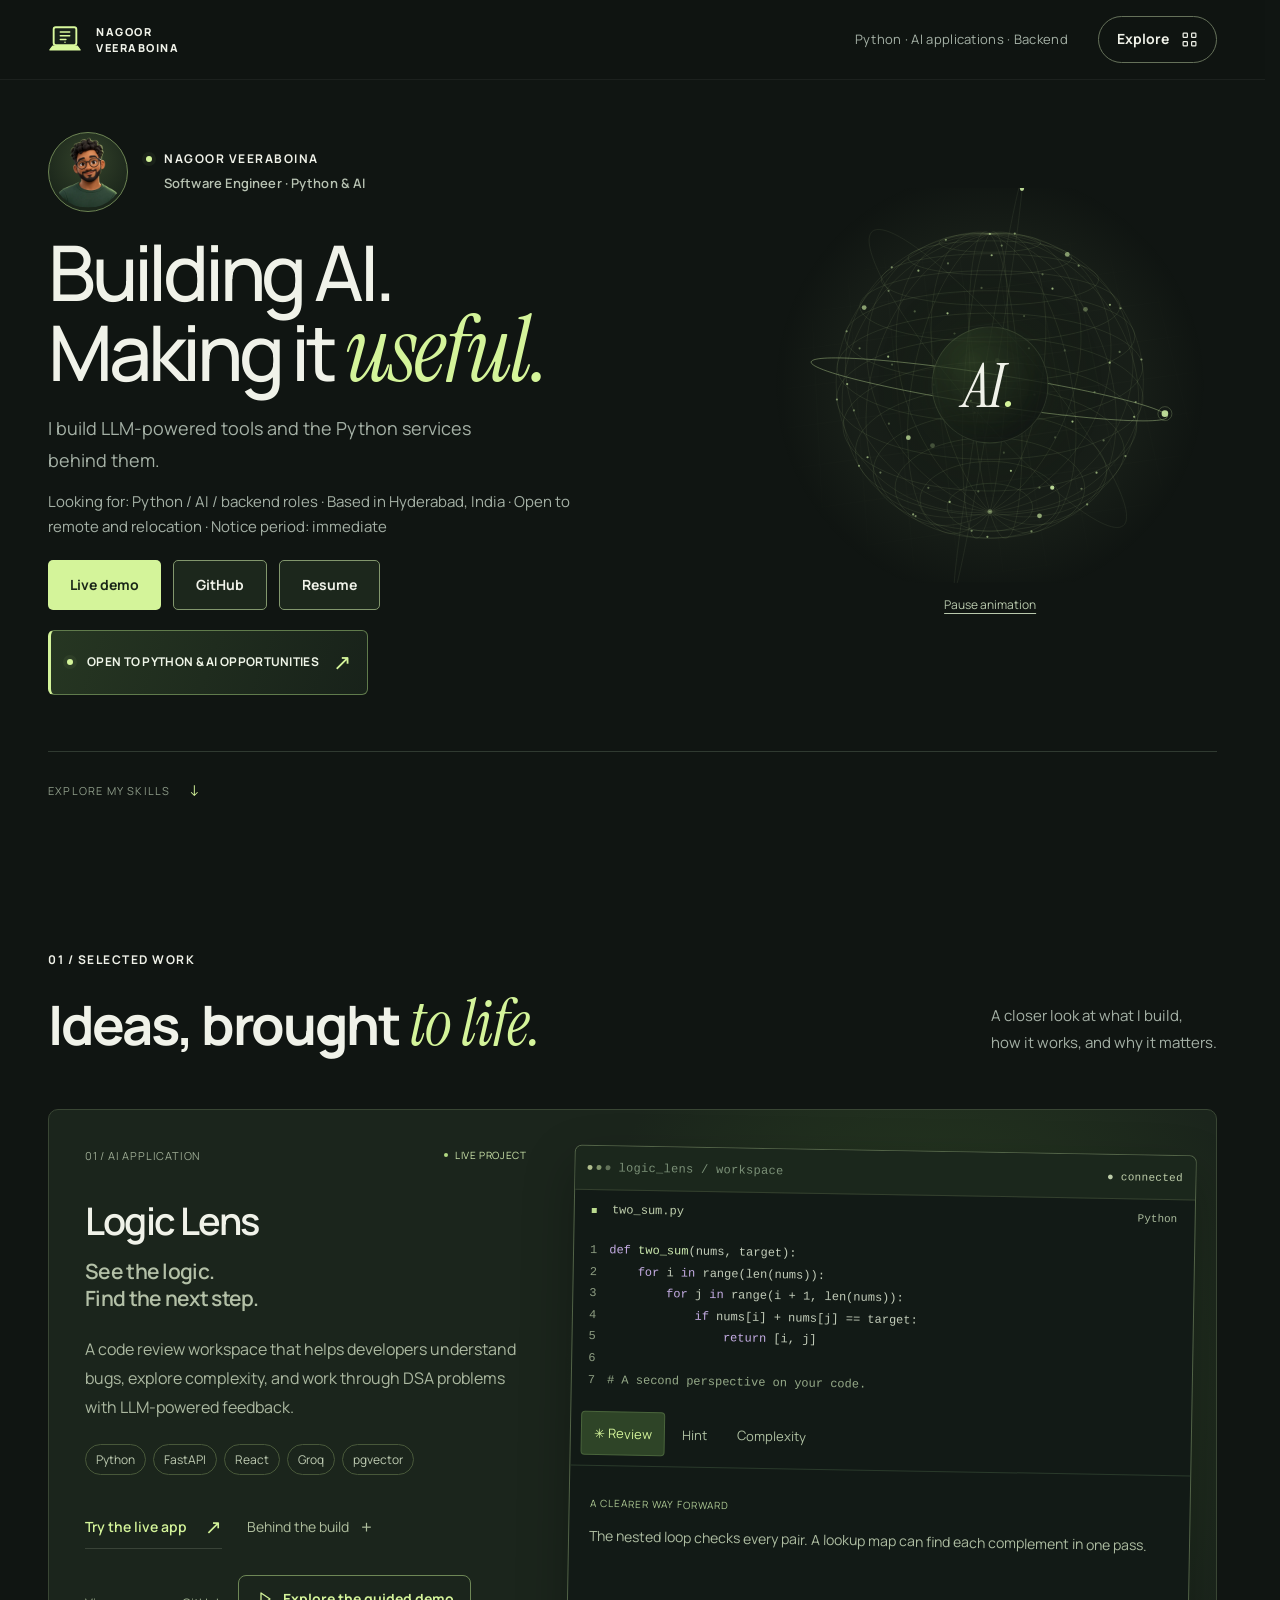
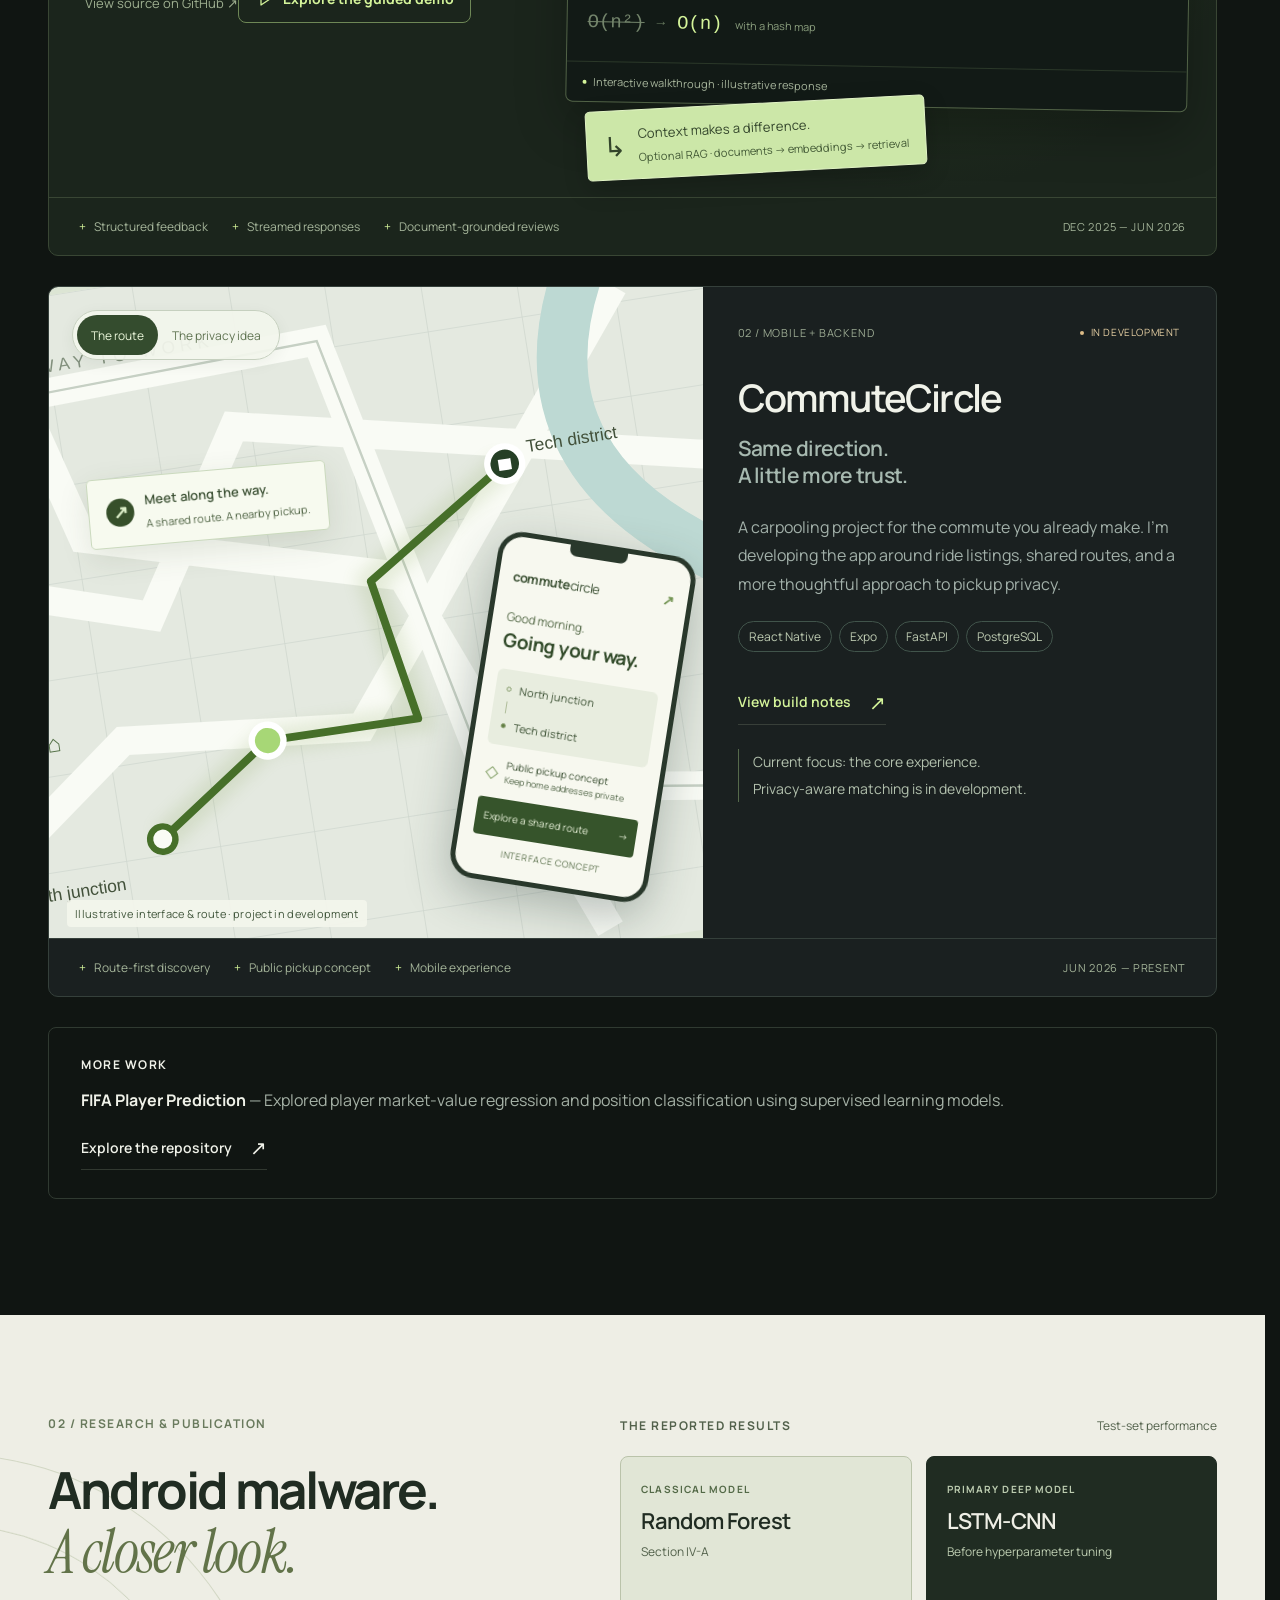
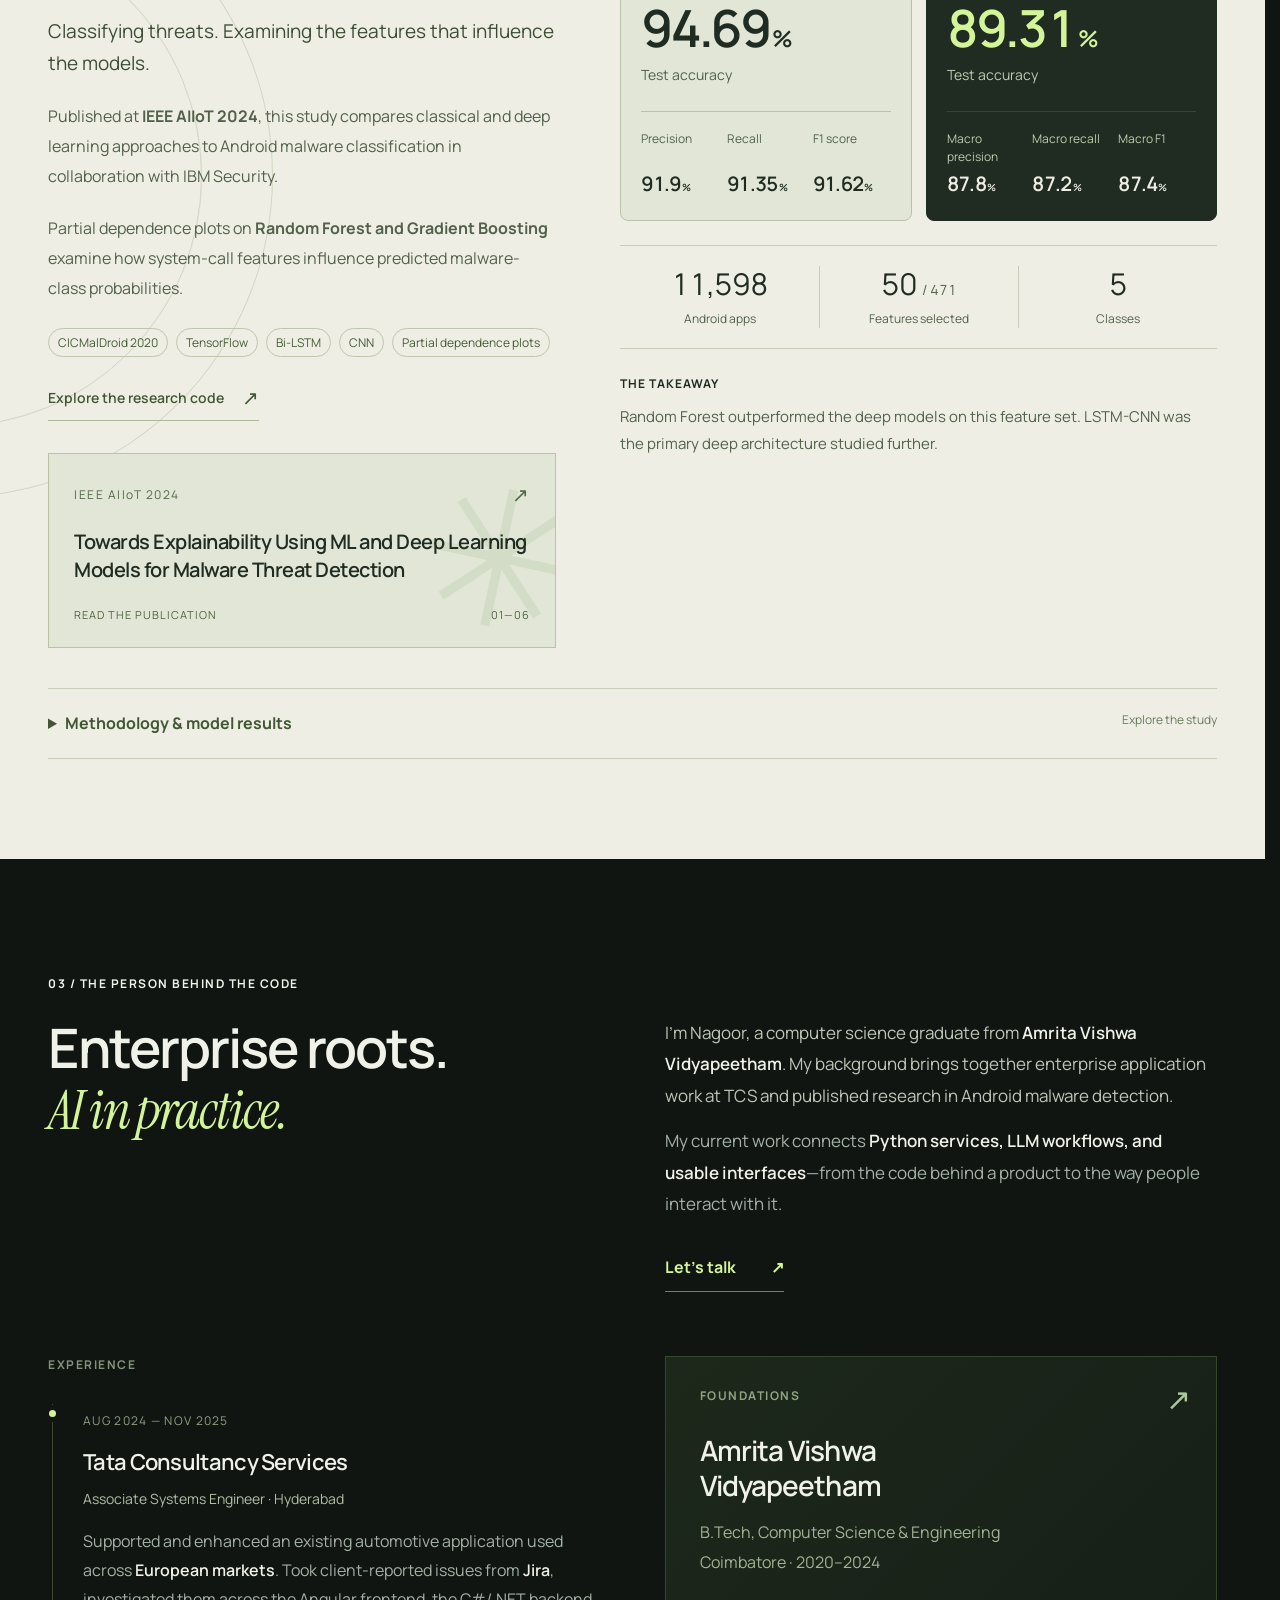
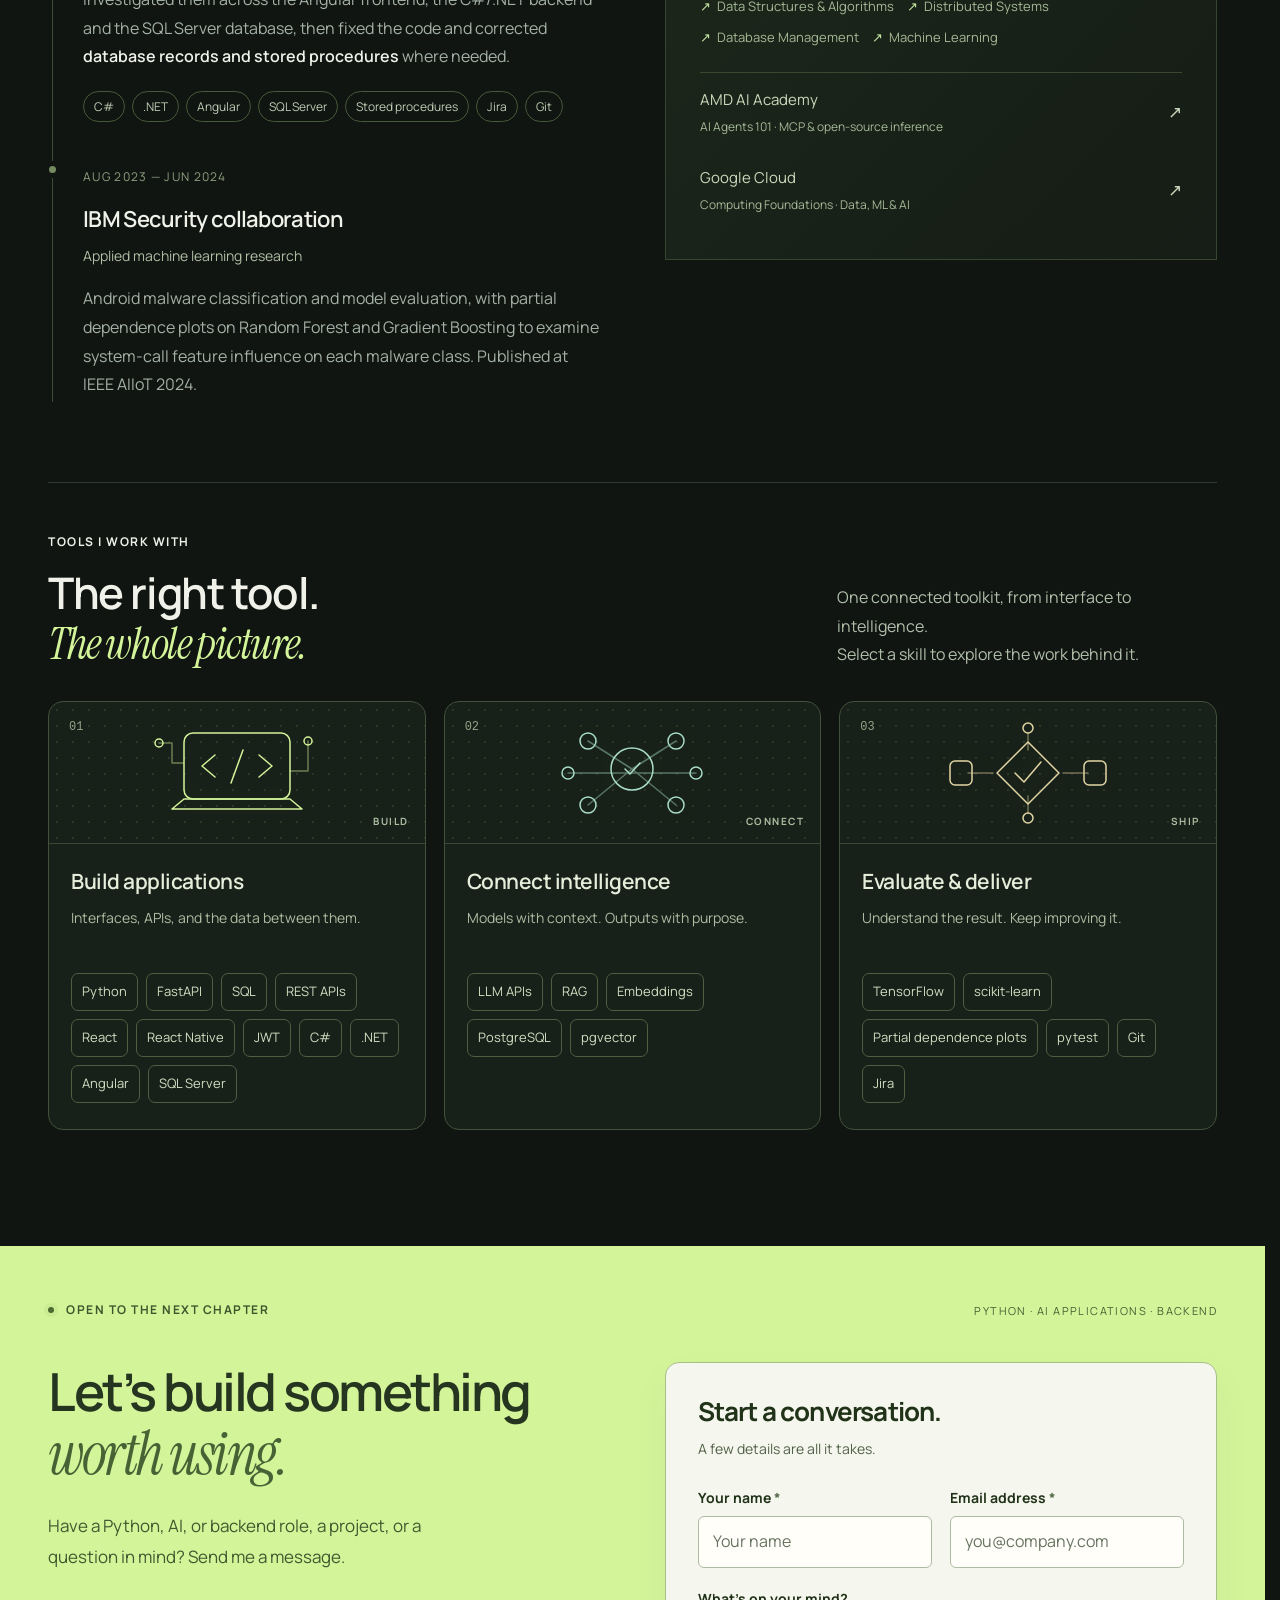
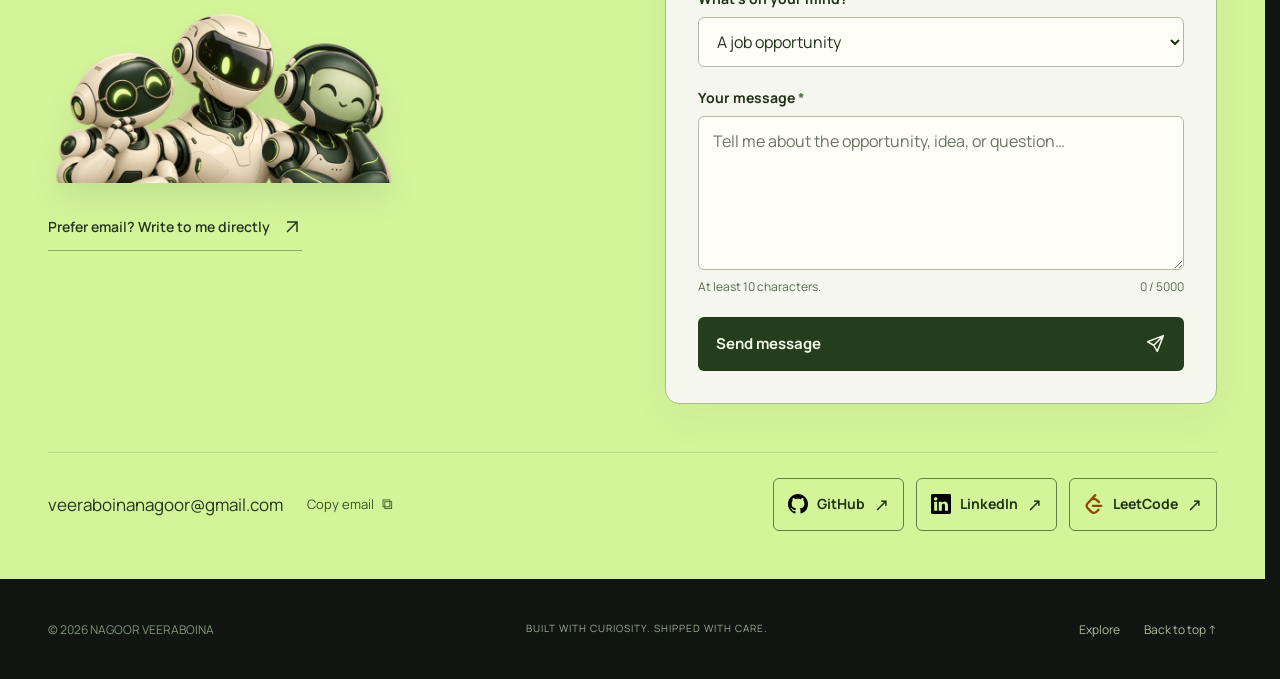
<file: index.html>
<!doctype html>
<html lang="en">
<head>
  <meta charset="utf-8">
  <meta name="viewport" content="width=device-width, initial-scale=1, viewport-fit=cover">
  <meta name="theme-color" content="#101512">
  <title>NAGOOR VEERABOINA — Python & AI Engineer</title>
  <meta name="description" content="NAGOOR VEERABOINA builds LLM applications and Python backend services. Explore Logic Lens, CommuteCircle, and IEEE-published Android malware research.">
  <meta property="og:type" content="website">
  <meta property="og:title" content="NAGOOR VEERABOINA — Building AI. Making it useful.">
  <meta property="og:description" content="Python backends. Thoughtful interfaces. Applied AI. Selected work and research by NAGOOR VEERABOINA.">
  <meta property="og:image" content="https://nagoor06.github.io/assets/social-card.png">
  <meta property="og:url" content="https://nagoor06.github.io/">
  <meta name="twitter:card" content="summary_large_image">
  <link rel="canonical" href="https://nagoor06.github.io/">
  <link rel="icon" href="assets/favicon.svg" type="image/svg+xml">
  <link rel="preload" href="assets/manrope-0.ttf" as="font" type="font/ttf" crossorigin>
  <link rel="preload" href="assets/instrument-serif-0.ttf" as="font" type="font/ttf" crossorigin>
  <link rel="stylesheet" href="assets/manrope.css">
  <link rel="stylesheet" href="assets/instrument-serif.css">
  <link rel="stylesheet" href="styles.css?v=20261027-alignment">
  <link rel="stylesheet" href="enhancements.css?v=20261026-results">
  <link rel="stylesheet" href="personal.css?v=20261027-alignment">
  <script src="app.js?v=20261026-results" defer></script>
  <script src="enhancements.js?v=20261026-motion" defer></script>
  <script src="contact.js?v=20261025-contact" defer></script>
  <script src="personal.js?v=20261026-results" defer></script>
</head>
<body>
  <a class="skip-link" href="#main">Skip to content</a>
  <div class="scroll-progress" aria-hidden="true"></div>
  <header class="site-header">
    <a class="wordmark" href="#home" aria-label="NAGOOR VEERABOINA home"><svg class="laptop-mark" xmlns="http://www.w3.org/2000/svg" viewBox="0 0 36 30" aria-hidden="true" focusable="false"><rect x="6" y="2" width="24" height="19" rx="2.2" fill="#172119" stroke="#d9f99d" stroke-width="2"/><path d="M2 26h32l-3-4H5z" fill="#d9f99d" stroke="#d9f99d" stroke-width="1.3" stroke-linejoin="round"/><path d="M13 7h10M13 11h10M13 15h6" stroke="#d9f99d" stroke-width="1.5" stroke-linecap="round"/><circle cx="18" cy="18" r=".8" fill="#d9f99d"/></svg><span class="wordmark-name">NAGOOR<br>VEERABOINA</span></a>
    <span class="header-note">Python · AI applications · Backend</span>
    <a class="header-explore" href="#explore" data-overlay aria-controls="explore-dialog" aria-expanded="false" aria-haspopup="dialog">Explore <svg viewBox="0 0 24 24" fill="none" stroke="currentColor" stroke-width="1.7" stroke-linecap="round" stroke-linejoin="round" aria-hidden="true"><rect x="3" y="3" width="6" height="6" rx="1"/><rect x="15" y="3" width="6" height="6" rx="1"/><rect x="3" y="15" width="6" height="6" rx="1"/><rect x="15" y="15" width="6" height="6" rx="1"/></svg></a>
  </header>

  <main id="main" tabindex="-1">
    <section class="hero page-width" id="home" aria-labelledby="hero-heading">
      <div class="hero-copy">
        <div class="profile-lockup"><img class="profile-thumb" src="assets/developer-avatar.webp" width="384" height="384" alt="Illustrated developer avatar" decoding="async"><div class="profile-identity"><p class="eyebrow"><span class="status-dot"></span> NAGOOR VEERABOINA</p><p class="profile-specialty">Software Engineer · Python &amp; AI</p></div></div>
        <h1 id="hero-heading">Building AI.<br>Making it <em>useful.</em></h1>
        <p class="hero-description">I build LLM-powered tools and the Python services behind them.</p>
        <p class="hero-preferences">Looking for: Python / AI / backend roles · Based in Hyderabad, India · Open to remote and relocation · Notice period: immediate</p>
        <nav class="hero-actions" aria-label="Primary portfolio links"><a class="button button-lime" href="https://logic-lens-five.vercel.app/" target="_blank" rel="noopener noreferrer" aria-label="Live demo: Logic Lens">Live demo</a><a class="button resume-link" href="https://github.com/Nagoor06" target="_blank" rel="noopener noreferrer" aria-label="Nagoor’s GitHub profile">GitHub</a><a class="button resume-link" href="assets/Nagoor_Veeraboina_Resume.pdf" download="Nagoor_Veeraboina_Resume.pdf" aria-label="Download resume">Resume</a></nav>
        <a class="availability-banner" href="#contact" aria-label="Open to Python and AI opportunities. Contact Nagoor."><span class="status-dot"></span><span class="availability-copy"><strong>OPEN TO PYTHON &amp; AI OPPORTUNITIES</strong></span><span class="availability-arrow" aria-hidden="true">↗</span></a>
      </div>
      <div class="hero-visual" aria-label="Decorative AI illustration">
        <div class="orb-scene"><div class="orb-grid" aria-hidden="true"></div><canvas id="intelligence-orb" aria-hidden="true"></canvas><div class="orb-core" aria-hidden="true"><span>AI<span>.</span></span></div></div>
        <div class="visual-footnote-row"><button id="motion-toggle" class="motion-toggle" type="button" aria-pressed="false" aria-label="Pause or resume the AI illustration">Pause animation</button></div>
      </div>
      <div class="hero-bottom"><a href="#skills">EXPLORE MY SKILLS <span aria-hidden="true">↓</span></a></div>
    </section>

    <section class="work-section page-width section-space" id="work" aria-labelledby="work-heading">
      <div class="section-heading reveal"><div><p class="eyebrow">01 / SELECTED WORK</p><h2 id="work-heading">Ideas, brought <em>to life.</em></h2></div><p>A closer look at what I build,<br>how it works, and why it matters.</p></div>

      <article class="project project-logic reveal">
        <div class="project-copy"><div class="project-topline"><span>01 / AI APPLICATION</span><span class="project-status"><i></i> LIVE PROJECT</span></div><h3>Logic Lens<span>See the logic.<br>Find the next step.</span></h3><p>A code review workspace that helps developers understand bugs, explore complexity, and work through DSA problems with LLM-powered feedback.</p><div class="tech-tags"><span>Python</span><span>FastAPI</span><span>React</span><span>Groq</span><span>pgvector</span></div><div class="project-actions"><a class="text-link" href="https://logic-lens-five.vercel.app/" target="_blank" rel="noopener noreferrer">Try the live app <span aria-hidden="true">↗</span></a><a class="quiet-button" href="#logic-lens" data-overlay aria-haspopup="dialog">Behind the build <span aria-hidden="true">+</span></a></div><a class="repo-link" href="https://github.com/Nagoor06/LogicLens" target="_blank" rel="noopener noreferrer">View source on GitHub <span aria-hidden="true">↗</span></a><a class="demo-launch" href="#logic-lens-demo" data-overlay aria-haspopup="dialog"><svg viewBox="0 0 24 24" fill="none" stroke="currentColor" stroke-width="1.7" stroke-linecap="round" stroke-linejoin="round" aria-hidden="true"><path d="m8 4 12 8-12 8Z"/></svg> Explore the guided demo</a></div>
        <div class="logic-showcase"><div class="editor-window"><div class="editor-titlebar"><div class="window-dots" aria-hidden="true"><i></i><i></i><i></i></div><span>logic_lens / workspace</span><span class="editor-status">● connected</span></div><div class="editor-toolbar"><span><i class="file-dot"></i> two_sum.py</span><span>Python</span></div><div class="code-editor" role="region" tabindex="0" aria-label="Sample Python code; scroll horizontally to read"><span class="line-no" aria-hidden="true">1<br>2<br>3<br>4<br>5<br>6<br>7</span><pre><code><span class="code-purple">def</span> <span class="code-lime">two_sum</span>(nums, target):
    <span class="code-purple">for</span> i <span class="code-purple">in</span> range(len(nums)):
        <span class="code-purple">for</span> j <span class="code-purple">in</span> range(i + 1, len(nums)):
            <span class="code-purple">if</span> nums[i] + nums[j] == target:
                <span class="code-purple">return</span> [i, j]

<span class="code-comment"># A second perspective on your code.</span></code></pre></div><div class="review-tabs" role="tablist" aria-label="Code walkthrough"><button role="tab" aria-selected="true" aria-controls="sample-panel" id="sample-review" data-review="review" tabindex="0">✳ Review</button><button role="tab" aria-selected="false" aria-controls="sample-panel" id="sample-hint" data-review="hint" tabindex="-1">Hint</button><button role="tab" aria-selected="false" aria-controls="sample-panel" id="sample-complexity" data-review="complexity" tabindex="-1">Complexity</button></div><div class="review-output" id="sample-panel" role="tabpanel" tabindex="0" aria-labelledby="sample-review"><span class="output-label" id="output-label">A CLEARER WAY FORWARD</span><p id="sample-output">The nested loop checks every pair. A lookup map can find each complement in one pass.</p><div class="code-insight" id="code-insight"><span class="complexity-before">O(n²)</span><span aria-hidden="true">→</span><span class="complexity-after">O(n)</span><small>with a hash map</small></div></div><div class="sample-notice"><span class="tiny-dot"></span> Interactive walkthrough · illustrative response</div></div><div class="floating-source"><span>↳</span><div>Context makes a difference.<small>Optional RAG · documents → embeddings → retrieval</small></div></div></div>
        <div class="project-foot"><span>Structured feedback</span><span>Streamed responses</span><span>Document-grounded reviews</span><span class="project-date">DEC 2025 — JUN 2026</span></div>
      </article>

      <article class="project project-commute reveal">
        <div class="commute-showcase"><div class="map-switch" role="group" aria-label="CommuteCircle concept views"><button class="is-active" data-map="route" aria-pressed="true">The route</button><button data-map="privacy" aria-pressed="false">The privacy idea</button></div><div class="map-canvas" id="commute-map"><svg viewBox="0 0 600 460" class="route-map" aria-hidden="true"><defs><pattern id="mapgrid" width="60" height="60" patternUnits="userSpaceOnUse"><path d="M60 0H0V60" fill="none" stroke="#d0d7cf" stroke-width="1"/></pattern><filter id="routeglow"><feGaussianBlur stdDeviation="5"/></filter></defs><rect width="600" height="460" fill="#e4e9e0"/><rect width="600" height="460" fill="url(#mapgrid)"/><path d="M-30 150L160 210L230 100L640 190M-10 390L130 285L280 300L480 50M80 -10L125 155L320 210L415 450M-20 65L290 55L355 350L620 390" fill="none" stroke="#f9fbf5" stroke-width="18"/><path d="M-20 65L290 55L355 350L620 390" fill="none" stroke="#c6d0c4" stroke-width="1.5"/><path d="M500 -20Q370 130 520 230T480 500" fill="none" stroke="#bdd9d3" stroke-width="32"/><path d="M145 350L220 299L316 300L300 210L395 150" fill="none" stroke="#7c9b48" stroke-width="17" opacity=".16" filter="url(#routeglow)"/><path class="main-route" d="M145 350L220 299L316 300L300 210L395 150" fill="none" stroke="#466f29" stroke-width="5" stroke-linecap="round" stroke-linejoin="round"/><path class="walk-route" d="M90 280L150 280L220 299" fill="none" stroke="#70934a" stroke-width="3" stroke-dasharray="5 7"/><circle class="privacy-radius" cx="220" cy="299" r="72" fill="#9fc86d" fill-opacity=".14" stroke="#6e9546" stroke-dasharray="4 5"/><circle cx="145" cy="350" r="8" fill="#f9fbf5" stroke="#466f29" stroke-width="4"/><circle cx="220" cy="299" r="10" fill="#a7d776" stroke="#fff" stroke-width="4"/><circle cx="395" cy="150" r="11" fill="#253f25" stroke="#fff" stroke-width="4"/><g transform="translate(395 150)"><path d="M-4 -3H4V4H-4Z" fill="#fff"/></g><circle class="private-home" cx="90" cy="280" r="13" fill="#f8faf6" stroke="#819575" stroke-width="2"/><text x="82" y="285" fill="#537046" font-family="sans-serif" font-size="15">⌂</text><text x="28" y="48" fill="#82907d" font-size="11" letter-spacing="3" font-family="sans-serif">A SHARED WAY TO WORK</text><text x="410" y="145" fill="#42513a" font-size="11" font-family="sans-serif">Tech district</text><text x="50" y="378" fill="#42513a" font-size="11" font-family="sans-serif">North junction</text></svg><div class="pickup-label"><span class="pickup-icon">↗</span><div id="map-label">Meet along the way.<small id="map-label-detail">A shared route. A nearby pickup.</small></div></div><div class="route-phone"><div class="phone-notch"></div><span class="phone-brand">commute<span>circle</span><i>↗</i></span><p>Good morning.<br><strong>Going your way.</strong></p><div class="phone-route"><span><i></i> North junction</span><b></b><span><i></i> Tech district</span></div><div class="phone-pickup"><span class="mini-shield">◇</span><span>Public pickup concept<small>Keep home addresses private</small></span></div><div class="phone-action">Explore a shared route <span>→</span></div><small class="phone-concept">INTERFACE CONCEPT</small></div></div><p class="concept-caption">Illustrative interface & route · project in development</p></div>
        <div class="project-copy"><div class="project-topline"><span>02 / MOBILE + BACKEND</span><span class="project-status status-building"><i></i> IN DEVELOPMENT</span></div><h3>CommuteCircle<span>Same direction.<br>A little more trust.</span></h3><p>A carpooling project for the commute you already make. I’m developing the app around ride listings, shared routes, and a more thoughtful approach to pickup privacy.</p><div class="tech-tags"><span>React Native</span><span>Expo</span><span>FastAPI</span><span>PostgreSQL</span></div><div class="project-actions"><a class="text-link" href="#commutecircle" data-overlay aria-haspopup="dialog">View build notes <span aria-hidden="true">↗</span></a></div><p class="project-aside">Current focus: the core experience.<br>Privacy-aware matching is in development.</p></div>
        <div class="project-foot"><span>Route-first discovery</span><span>Public pickup concept</span><span>Mobile experience</span><span class="project-date">JUN 2026 — PRESENT</span></div>
      </article>
      <div class="additional-projects reveal" aria-label="Additional machine learning project"><span class="eyebrow">MORE WORK</span><p><strong>FIFA Player Prediction</strong> — Explored player market-value regression and position classification using supervised learning models.</p><a class="text-link" href="https://github.com/Nagoor06/Fifa_Prediction-ML" target="_blank" rel="noopener noreferrer">Explore the repository <span aria-hidden="true">↗</span></a></div>
    </section>

    <section class="research-section" id="research" aria-labelledby="research-heading">
      <div class="page-width research-layout">
        <div class="research-copy reveal">
          <p class="eyebrow">02 / RESEARCH &amp; PUBLICATION</p>
          <h2 id="research-heading">Android malware.<br><em>A closer look.</em></h2>
          <p class="research-intro">Classifying threats. Examining the features that influence the models.</p>
          <p>Published at <strong>IEEE AIIoT 2024</strong>, this study compares classical and deep learning approaches to Android malware classification in collaboration with IBM Security.</p>
          <p>Partial dependence plots on <strong>Random Forest and Gradient Boosting</strong> examine how system-call features influence predicted malware-class probabilities.</p>
          <div class="research-tools"><span>CICMalDroid 2020</span><span>TensorFlow</span><span>Bi-LSTM</span><span>CNN</span><span>Partial dependence plots</span></div>
          <a class="text-link" href="https://github.com/Nagoor06/Android_Malware_Detection" target="_blank" rel="noopener noreferrer">Explore the research code <span aria-hidden="true">↗</span></a>
          <a class="publication-card" href="https://ieeexplore.ieee.org/document/10574689/" target="_blank" rel="noopener noreferrer"><span class="publication-top">IEEE AIIoT 2024 <span aria-hidden="true">↗</span></span><h3>Towards Explainability Using ML and Deep Learning Models for Malware Threat Detection</h3><span class="publication-bottom">READ THE PUBLICATION <span>01—06</span></span></a>
        </div>
        <div class="research-visual reveal">
          <div class="research-results-heading"><span class="eyebrow">THE REPORTED RESULTS</span><span>Test-set performance</span></div>
          <div class="research-scorecards">
            <article class="research-scorecard" aria-labelledby="forest-result-title">
              <p class="result-family">CLASSICAL MODEL</p><h3 id="forest-result-title">Random Forest</h3>
              <p class="result-stage">Section IV-A</p>
              <p class="result-value">94.69<span>%</span></p><p class="result-label">Test accuracy</p>
              <dl class="result-metrics"><div><dt>Precision</dt><dd>91.9<span>%</span></dd></div><div><dt>Recall</dt><dd>91.35<span>%</span></dd></div><div><dt>F1 score</dt><dd>91.62<span>%</span></dd></div></dl>
            </article>
            <article class="research-scorecard result-deep" aria-labelledby="deep-result-title">
              <p class="result-family">PRIMARY DEEP MODEL</p><h3 id="deep-result-title">LSTM-CNN</h3>
              <p class="result-stage">Before hyperparameter tuning</p>
              <p class="result-value">89.31<span>%</span></p><p class="result-label">Test accuracy</p>
              <dl class="result-metrics"><div><dt>Macro precision</dt><dd>87.8<span>%</span></dd></div><div><dt>Macro recall</dt><dd>87.2<span>%</span></dd></div><div><dt>Macro F1</dt><dd>87.4<span>%</span></dd></div></dl>
            </article>
          </div>
          <dl class="research-scale"><div><dt>Android apps</dt><dd>11,598</dd></div><div><dt>Features selected</dt><dd>50 <span>/ 471</span></dd></div><div><dt>Classes</dt><dd>5</dd></div></dl>
          <p class="research-finding"><strong>The takeaway</strong>Random Forest outperformed the deep models on this feature set. LSTM-CNN was the primary deep architecture studied further.</p>
        </div>
        <details class="research-note"><summary><span>Methodology &amp; model results</span><span class="research-note-hint">Explore the study</span></summary><div class="research-note-body">
          <div class="research-methodology"><div><h3>Study setup</h3><p><strong>CICMalDroid 2020:</strong> 11,598 Android apps across five classes—Benign, Adware, Banking, SMS malware, and Riskware. Random Forest importance selected the top 50 of 471 features. SMOTE was applied to the training split only.</p></div><div><h3>Training &amp; evaluation</h3><p>Deep models were tuned with Random Search (10 trials). The <a href="https://github.com/Nagoor06/Android_Malware_Detection/blob/main/Andriod_Malware_Classification_v3%20(1).ipynb" target="_blank" rel="noopener noreferrer">public notebook</a> uses an 80% / 20% stratified train/test split with <code>random_state=42</code>; the paper does not specify the ratio.</p></div></div>
          <div class="research-table-scroll" role="region" tabindex="0" aria-labelledby="research-results-caption"><table class="research-results"><caption id="research-results-caption">Reported results (%) · Section IV-A and Tables 3–4</caption><thead><tr><th scope="col">Model</th><th scope="col">Accuracy</th><th scope="col">Precision</th><th scope="col">Recall</th><th scope="col">F1</th></tr></thead><tbody><tr><th scope="row">Random Forest (classical)</th><td>94.69</td><td>91.9</td><td>91.35</td><td>91.62</td></tr><tr><th scope="row">LSTM-CNN, before tuning</th><td>89.31</td><td>87.8</td><td>87.2</td><td>87.4</td></tr><tr><th scope="row">LSTM-CNN, after tuning</th><td>88.40</td><td>85.7</td><td>85.4</td><td>85.8</td></tr><tr><th scope="row">BiLSTM-CNN, before tuning</th><td>88.83</td><td>86.9</td><td>85.8</td><td>86.3</td></tr><tr><th scope="row">Bi-LSTM, before tuning</th><td>86.42</td><td>84.0</td><td>83.8</td><td>83.9</td></tr></tbody></table></div>
          <p>Deep-model precision, recall, and F1 are macro averages. Classical results follow Section IV-A; deep-model results follow Tables 3–4.</p>
          <div class="model-path" aria-label="Android features, Random Forest and Gradient Boosting, then partial dependence plots"><span>ANDROID FEATURES</span><span class="path-arrow" aria-hidden="true">→</span><div class="model-nodes"><span>Random Forest</span><span>Gradient Boosting</span></div><span class="path-arrow" aria-hidden="true">→</span><div class="explain-nodes"><span>Partial dependence plots</span></div><span class="model-caption">Feature analysis in the classical models.</span></div>
          <p class="research-reporting-note"><strong>Reporting note:</strong> the conclusion separately reports LSTM-CNN precision that rounds to <strong>87.9%</strong>, without stating the averaging method or tuning stage. Table 3 reports <strong>87.8% macro precision before tuning</strong>; the highlighted results use that table value. Post-tuning results follow Table 4.</p>
          <p class="research-sources"><a href="https://github.com/Nagoor06/Android_Malware_Detection" target="_blank" rel="noopener noreferrer">Research repository ↗</a><a href="https://ieeexplore.ieee.org/document/10574689/" target="_blank" rel="noopener noreferrer">IEEE paper ↗</a></p>
        </div></details>
      </div>
    </section>

    <section class="about-section page-width section-space" id="about" aria-labelledby="about-heading"><div class="about-profile reveal">
        <div class="about-story"><p class="eyebrow">03 / THE PERSON BEHIND THE CODE</p><h2 id="about-heading">Enterprise roots.<br><em>AI in practice.</em></h2><div class="about-intro"><p>I’m Nagoor, a computer science graduate from <strong>Amrita Vishwa Vidyapeetham</strong>. My background brings together enterprise application work at TCS and published research in Android malware detection.</p><p>My current work connects <strong>Python services, LLM workflows, and usable interfaces</strong>—from the code behind a product to the way people interact with it.</p></div><a class="about-contact" href="#contact">Let’s talk <span aria-hidden="true">↗</span></a></div>
      </div><div class="experience-grid reveal"><div class="experience-main"><span class="eyebrow">EXPERIENCE</span><div class="timeline-entry"><div class="timeline-dot"></div><span class="timeline-date">AUG 2024 — NOV 2025</span><h3>Tata Consultancy Services</h3><p class="timeline-role">Associate Systems Engineer · Hyderabad</p><p>Supported and enhanced an existing automotive application used across <strong>European markets</strong>. Took client-reported issues from <strong>Jira</strong>, investigated them across the Angular frontend, the C#/.NET backend and the SQL Server database, then fixed the code and corrected <strong>database records and stored procedures</strong> where needed.</p><div class="tech-tags experience-tools" aria-label="TCS tools"><span>C#</span><span>.NET</span><span>Angular</span><span>SQL Server</span><span>Stored procedures</span><span>Jira</span><span>Git</span></div></div><div class="timeline-entry"><div class="timeline-dot"></div><span class="timeline-date">AUG 2023 — JUN 2024</span><h3>IBM Security collaboration</h3><p class="timeline-role">Applied machine learning research</p><p>Android malware classification and model evaluation, with partial dependence plots on Random Forest and Gradient Boosting to examine system-call feature influence on each malware class. Published at IEEE AIIoT 2024.</p></div></div><aside class="education-panel"><div class="edu-symbol" aria-hidden="true">↗</div><span class="eyebrow">FOUNDATIONS</span><h3>Amrita Vishwa<br>Vidyapeetham</h3><p>B.Tech, Computer Science & Engineering<br>Coimbatore · 2020–2024</p><div class="coursework"><span>Data Structures & Algorithms</span><span>Distributed Systems</span><span>Database Management</span><span>Machine Learning</span></div><div class="certification-links"><a href="https://academy.amd.com/certs/31042/A925A33F74254DF38ACEE9C26B9F9C2E166281.pdf" target="_blank" rel="noopener noreferrer"><span>AMD AI Academy<small>AI Agents 101 · MCP & open-source inference</small></span><b aria-hidden="true">↗</b></a><a href="https://coursera.org/verify/4EEGS7M7QEVL" target="_blank" rel="noopener noreferrer"><span>Google Cloud<small>Computing Foundations · Data, ML & AI</small></span><b aria-hidden="true">↗</b></a></div></aside></div>
      <section class="skills-section reveal" id="skills" aria-labelledby="skills-heading">
        <div class="skills-heading"><div><p class="eyebrow">TOOLS I WORK WITH</p><h3 id="skills-heading">The right tool.<br><em>The whole picture.</em></h3></div><p class="skills-intro">One connected toolkit, from interface to intelligence.<br>Select a skill to explore the work behind it.</p></div>
        <div class="skills-track" id="skills-track" tabindex="0" role="group" aria-label="Skill groups; use left and right arrow keys to browse"><article class="skill-card" aria-labelledby="skill-title-0"><div class="skill-art" aria-hidden="true"><span class="skill-index">01</span><svg viewBox="0 0 180 120" fill="none" stroke="currentColor" stroke-width="1.5" stroke-linecap="round" stroke-linejoin="round"><rect x="37" y="20" width="106" height="66" rx="9"/><path d="M25 96h130l-12-10H37ZM68 42 55 53l13 11M112 42l13 11-13 11M96 37 84 70"/><path class="skill-wire" d="M12 30h13v20h12M143 58h18V28"/><circle cx="12" cy="30" r="4"/><circle cx="161" cy="28" r="4"/></svg><span class="skill-art-label">BUILD</span></div><div class="skill-card-body"><h4 id="skill-title-0">Build applications</h4><p>Interfaces, APIs, and the data between them.</p><ul class="skill-chips"><li><a href="#logic-lens" data-overlay aria-haspopup="dialog">Python</a></li><li><a href="#logic-lens" data-overlay aria-haspopup="dialog">FastAPI</a></li><li><a href="#logic-lens" data-overlay aria-haspopup="dialog">SQL</a></li><li><a href="#logic-lens" data-overlay aria-haspopup="dialog">REST APIs</a></li><li><a href="#logic-lens" data-overlay aria-haspopup="dialog">React</a></li><li><a href="#commutecircle" data-overlay aria-haspopup="dialog">React Native</a></li><li><a href="#logic-lens" data-overlay aria-haspopup="dialog">JWT</a></li><li><a href="#about">C#</a></li><li><a href="#about">.NET</a></li><li><a href="#about">Angular</a></li><li><a href="#about">SQL Server</a></li></ul></div></article><article class="skill-card" aria-labelledby="skill-title-1"><div class="skill-art" aria-hidden="true"><span class="skill-index">02</span><svg viewBox="0 0 180 120" fill="none" stroke="currentColor" stroke-width="1.5" stroke-linecap="round" stroke-linejoin="round"><path class="skill-wire" d="M46 28 90 56l44-28M46 92l44-36 44 36M26 60h64l64 0"/><circle cx="90" cy="56" r="21"/><circle cx="46" cy="28" r="8"/><circle cx="134" cy="28" r="8"/><circle cx="46" cy="92" r="8"/><circle cx="134" cy="92" r="8"/><circle cx="26" cy="60" r="6"/><circle cx="154" cy="60" r="6"/><path d="m83 56 5 5 10-11"/></svg><span class="skill-art-label">CONNECT</span></div><div class="skill-card-body"><h4 id="skill-title-1">Connect intelligence</h4><p>Models with context. Outputs with purpose.</p><ul class="skill-chips"><li><a href="#logic-lens" data-overlay aria-haspopup="dialog">LLM APIs</a></li><li><a href="#logic-lens" data-overlay aria-haspopup="dialog">RAG</a></li><li><a href="#logic-lens" data-overlay aria-haspopup="dialog">Embeddings</a></li><li><a href="#logic-lens" data-overlay aria-haspopup="dialog">PostgreSQL</a></li><li><a href="#logic-lens" data-overlay aria-haspopup="dialog">pgvector</a></li></ul></div></article><article class="skill-card" aria-labelledby="skill-title-2"><div class="skill-art" aria-hidden="true"><span class="skill-index">03</span><svg viewBox="0 0 180 120" fill="none" stroke="currentColor" stroke-width="1.5" stroke-linecap="round" stroke-linejoin="round"><path class="skill-wire" d="M30 60h25M125 60h25M90 20v17M90 83v17"/><path d="m90 29 31 31-31 31-31-31Z"/><path d="m77 60 9 9 17-20"/><rect x="12" y="48" width="22" height="24" rx="5"/><rect x="146" y="48" width="22" height="24" rx="5"/><circle cx="90" cy="15" r="5"/><circle cx="90" cy="105" r="5"/></svg><span class="skill-art-label">SHIP</span></div><div class="skill-card-body"><h4 id="skill-title-2">Evaluate & deliver</h4><p>Understand the result. Keep improving it.</p><ul class="skill-chips"><li><a href="#research">TensorFlow</a></li><li><a href="#research">scikit-learn</a></li><li><a href="#research">Partial dependence plots</a></li><li><a href="#logic-lens" data-overlay aria-haspopup="dialog">pytest</a></li><li><a href="#about">Git</a></li><li><a href="#about">Jira</a></li></ul></div></article></div>
        <div class="skills-navigation" hidden><p class="skills-swipe-hint">Swipe to explore</p><div class="skills-controls"><button id="skills-prev" type="button" aria-label="Previous skill group" aria-controls="skills-track"><svg viewBox="0 0 24 24" aria-hidden="true" fill="none" stroke="currentColor" stroke-width="1.7" stroke-linecap="round" stroke-linejoin="round"><path d="m14 6-6 6 6 6M8 12h12"/></svg></button><span id="skills-page" aria-live="polite" aria-atomic="true">1 / 3</span><button id="skills-next" type="button" aria-label="Next skill group" aria-controls="skills-track"><svg viewBox="0 0 24 24" aria-hidden="true" fill="none" stroke="currentColor" stroke-width="1.7" stroke-linecap="round" stroke-linejoin="round"><path d="m10 6 6 6-6 6M4 12h12"/></svg></button></div></div>
      </section>
    </section>

    <section class="contact-section" id="contact" aria-labelledby="contact-heading">
      <div class="page-width contact-inner">
        <div class="contact-top"><p class="eyebrow"><span class="status-dot"></span> OPEN TO THE NEXT CHAPTER</p><span>PYTHON · AI APPLICATIONS · BACKEND</span></div>
        <div class="contact-grid">
          <div class="contact-intro">
            <h2 id="contact-heading">Let’s build something<br><em>worth using.</em></h2>
            <p>Have a Python, AI, or backend role, a project, or a question in mind? Send me a message.</p>
            <div class="contact-art" aria-hidden="true"><img src="assets/tech-avatar-trio.webp" width="768" height="384" alt="" loading="lazy" decoding="async"></div>
            <a class="contact-direct" href="mailto:veeraboinanagoor@gmail.com">Prefer email? Write to me directly <svg viewBox="0 0 24 24" width="20" height="20" fill="none" stroke="currentColor" stroke-width="1.8" aria-hidden="true"><path d="M6 18 18 6M6 6h12v12"/></svg></a>
          </div>
          <form id="contact-form" class="contact-form" action="https://formsubmit.co/veeraboinanagoor@gmail.com" method="POST" aria-labelledby="form-heading">
            <h3 id="form-heading">Start a conversation.</h3>
            <p class="form-intro">A few details are all it takes.</p>
            <div class="form-row">
              <div class="form-field"><label for="contact-name">Your name <span aria-hidden="true">*</span></label><input id="contact-name" name="name" type="text" autocomplete="name" placeholder="Your name" minlength="2" maxlength="80" required></div>
              <div class="form-field"><label for="contact-email">Email address <span aria-hidden="true">*</span></label><input id="contact-email" name="email" type="email" autocomplete="email" placeholder="you@company.com" maxlength="254" required></div>
            </div>
            <div class="form-field"><label for="contact-topic">What’s on your mind?</label><select id="contact-topic" name="topic"><option value="Job opportunity">A job opportunity</option><option value="Project collaboration">A project collaboration</option><option value="Question or hello">A question or a hello</option></select></div>
            <div class="form-field"><label for="contact-message">Your message <span aria-hidden="true">*</span></label><textarea id="contact-message" name="message" rows="5" minlength="10" maxlength="5000" placeholder="Tell me about the opportunity, idea, or question…" aria-describedby="message-help" required></textarea><div class="message-meta"><span id="message-help">At least 10 characters.</span><span id="message-count" aria-hidden="true">0 / 5000</span></div></div>
            <div class="form-trap" aria-hidden="true"><label for="contact-website">Leave this field empty</label><input id="contact-website" type="text" name="_honey" tabindex="-1" autocomplete="off"></div>
            <input type="hidden" name="_subject" value="New portfolio inquiry">
            <input type="hidden" name="_template" value="table">
            <button class="send-button" type="submit"><span id="send-label">Send message</span><svg viewBox="0 0 24 24" width="21" height="21" fill="none" stroke="currentColor" stroke-width="1.7" stroke-linecap="round" stroke-linejoin="round" aria-hidden="true"><path d="m21 3-7 18-4-7-7-4 18-7ZM10 14 21 3"/></svg></button>
            <p id="form-status" class="form-status" role="status" aria-live="polite" tabindex="-1"></p>
            <noscript><p class="form-privacy">After you send, a confirmation page will open.</p></noscript>
          </form>
        </div>
        <div class="contact-bottom">
          <a class="contact-email" href="mailto:veeraboinanagoor@gmail.com">veeraboinanagoor@gmail.com</a>
          <button id="copy-email" class="copy-email" aria-label="Copy email address"><span id="copy-label">Copy email</span> <span aria-hidden="true">⧉</span></button><span class="copy-status" id="copy-status" role="status"></span>
          <div class="contact-social" aria-label="Professional profiles">
            <a href="https://github.com/Nagoor06" target="_blank" rel="noopener noreferrer" aria-label="GitHub profile"><img class="brand-logo brand-github" src="assets/github.svg" alt="" aria-hidden="true" width="22" height="22" loading="lazy"><span>GitHub</span><b aria-hidden="true">↗</b></a>
            <a href="https://www.linkedin.com/in/nagoor-veeraboina-4b5b82224/" target="_blank" rel="noopener noreferrer" aria-label="LinkedIn profile"><img class="brand-logo brand-linkedin" src="assets/linkedin.svg" alt="" aria-hidden="true" width="22" height="22" loading="lazy"><span>LinkedIn</span><b aria-hidden="true">↗</b></a>
            <a href="https://leetcode.com/u/preprod/" target="_blank" rel="noopener noreferrer" aria-label="LeetCode profile"><img class="brand-logo brand-leetcode" src="assets/leetcode.svg" alt="" aria-hidden="true" width="22" height="22" loading="lazy"><span>LeetCode</span><b aria-hidden="true">↗</b></a>
          </div>
        </div>
      </div>
    </section>
  </main>
  <footer class="page-width site-footer"><span>© <span id="year">2026</span> NAGOOR VEERABOINA</span><span>BUILT WITH CURIOSITY. SHIPPED WITH CARE.</span><div class="footer-links"><a href="#explore" data-overlay aria-controls="explore-dialog" aria-expanded="false" aria-haspopup="dialog">Explore</a><a href="#home">Back to top ↑</a></div></footer>

  <dialog id="logic-dialog" class="case-dialog" aria-labelledby="logic-dialog-title"><button class="dialog-close" aria-label="Close Logic Lens notes">×</button><p class="eyebrow">PROJECT 01 / ENGINEERING NOTES</p><h2 id="logic-dialog-title">Inside Logic Lens.</h2><p class="dialog-lead">A code review workspace that brings the explanation closer to the code.</p><div class="dialog-section"><span>01 / THE EXPERIENCE</span><h3>More than a final answer.</h3><p>The workspace supports bug analysis, progressive DSA hints, time and space complexity explanations, and corrected-code diffs. React connects to FastAPI for streamed responses, authentication, and saved review history.</p></div><div class="dialog-section"><span>02 / THE RETRIEVAL PATH</span><h3>Give the model useful context.</h3><div class="architecture-path" aria-label="Optional RAG architecture: documents to embeddings to pgvector retrieval to prompt to LLM response"><span>Documents</span><b aria-hidden="true">→</b><span>Embeddings</span><b aria-hidden="true">→</b><span>pgvector</span><b aria-hidden="true">→</b><span>Prompt + LLM</span></div><p>The optional RAG feature accepts PDF, Markdown, and text documents. It chunks and embeds their content, stores vectors in PostgreSQL with pgvector, retrieves relevant chunks, and adds them to the review prompt. Source references accompany the result.</p><p class="dialog-note">RAG is an optional implementation in the source repository. Its availability depends on the deployment configuration.</p></div><div class="dialog-section"><span>03 / THE BACKEND DETAILS</span><h3>Make the workflow dependable.</h3><p>JWT-protected endpoints, per-user history, response caching, request rate limits, and structured API errors support the review workflow. Streaming improves how feedback arrives; it does not eliminate model latency.</p></div><div class="dialog-actions"><a class="button button-lime" href="https://logic-lens-five.vercel.app/" target="_blank" rel="noopener noreferrer">Open Logic Lens ↗</a><a class="text-link" href="https://github.com/Nagoor06/LogicLens" target="_blank" rel="noopener noreferrer">Read the code ↗</a></div><div class="study-share"><button type="button" data-copy-study="#logic-lens">Copy project link</button><p role="status" aria-live="polite"></p></div></dialog>
  <dialog id="commute-dialog" class="case-dialog" aria-labelledby="commute-dialog-title"><button class="dialog-close" aria-label="Close CommuteCircle notes">×</button><p class="eyebrow">PROJECT 02 / IN DEVELOPMENT</p><h2 id="commute-dialog-title">Inside CommuteCircle.</h2><p class="dialog-lead">A familiar route can become a shared ride. The experience should respect the people using it.</p><div class="dialog-section"><span>01 / THE IDEA</span><h3>Start with the commute.</h3><p>Drivers list a journey they are already making. Other commuters discover rides with compatible origins, destinations, departure times, and seat availability.</p></div><div class="dialog-section"><span>02 / CURRENT WORK</span><h3>Build the core experience first.</h3><p>The project is being developed with React Native (Expo), Python, FastAPI, and PostgreSQL. Current work centers on the app foundation and ride-listing flow.</p></div><div class="dialog-section"><span>03 / PRIVACY BY DESIGN</span><h3>Meet nearby, without sharing everything.</h3><p>The matching concept uses public pickup points and walking-distance and detour limits, so sharing a ride need not require disclosing a home address. This matching feature is in development.</p><p class="dialog-note">The map and phone shown on this portfolio are concept illustrations. They are not a live service or a production app screenshot.</p></div><div class="dialog-actions"><a class="button button-lime commute-contact-link" href="https://mail.google.com/mail/?view=cm&amp;fs=1&amp;to=veeraboinanagoor%40gmail.com&amp;su=Let%27s%20talk%20about%20CommuteCircle" target="_blank" rel="noopener noreferrer" data-mobile-mailto="mailto:veeraboinanagoor@gmail.com?subject=Let%27s%20talk%20about%20CommuteCircle">Talk about the project ↗</a></div><div class="study-share"><button type="button" data-copy-study="#commutecircle">Copy project link</button><p role="status" aria-live="polite"></p></div></dialog>

  <dialog id="explore-dialog" class="case-dialog explore-dialog" aria-labelledby="explore-title">
    <div class="overlay-toolbar"><h2 id="explore-title">Find your way <em>around.</em></h2><button class="dialog-close" aria-label="Close Explore"><svg viewBox="0 0 24 24" fill="none" stroke="currentColor" stroke-width="1.7" stroke-linecap="round" stroke-linejoin="round" aria-hidden="true"><path d="m6 6 12 12M6 18 18 6"/></svg></button></div>
    <div class="explore-layout">
      <nav class="explore-links" aria-label="Explore portfolio">
        <a href="#work" data-explore-preview="work" class="is-previewed"><span>Selected work<small>Products, experiments, and the thinking behind them</small></span><span aria-hidden="true">↗</span></a>
        <a href="#research" data-explore-preview="research"><span>Research<small>Classical models, deep models & feature analysis</small></span><span aria-hidden="true">↗</span></a>
        <a href="#about" data-explore-preview="about"><span>About me<small>Experience, foundations, and the tools I use</small></span><span aria-hidden="true">↗</span></a>
        <a href="#contact" data-explore-preview="contact"><span>Let’s talk<small>A role, a project, or a good question</small></span><span aria-hidden="true">↗</span></a>
      </nav>
      <div class="explore-preview" aria-hidden="true">
        <div class="preview-panel" data-preview-panel="work"><div class="preview-code">code → context → clarity<br><br>review(code)<br>understand(the_tradeoff)<br>build(the_next_step)</div><h3>Ideas you can explore.</h3><p>Logic Lens · CommuteCircle · Applied ML</p></div>
        <div class="preview-panel preview-research" data-preview-panel="research" hidden><div class="preview-symbol">IEEE</div><h3>Android malware research.</h3><p>94.69% Random Forest test accuracy. 89.31% LSTM-CNN accuracy before tuning. Explore the model comparison and feature analysis.</p></div>
        <div class="preview-panel preview-about" data-preview-panel="about" hidden><h3>Enterprise roots. AI in practice.</h3><p>Enterprise application work at TCS, IEEE-published Android malware research, and Python-powered AI projects.</p></div>
        <div class="preview-panel preview-contact" data-preview-panel="contact" hidden><svg viewBox="0 0 24 24" fill="none" stroke="currentColor" stroke-width="1.7" stroke-linecap="round" stroke-linejoin="round" aria-hidden="true"><rect x="3" y="5" width="18" height="14" rx="2"/><path d="m3 6 9 7 9-7"/></svg><h3>Start a conversation.</h3><p>Tell me what you’re building, the role you have in mind, or what made you curious.</p></div>
      </div>
    </div>
    <div class="explore-quick"><a href="#logic-lens-demo" data-overlay aria-haspopup="dialog">Explore Logic Lens</a><a href="assets/Nagoor_Veeraboina_Resume.pdf" download="Nagoor_Veeraboina_Resume.pdf">Download Resume</a><a href="#skills">Explore my skills</a><a href="https://github.com/Nagoor06" target="_blank" rel="noopener noreferrer">GitHub ↗</a></div>
  </dialog>
  <dialog id="demo-dialog" class="case-dialog demo-dialog" aria-labelledby="demo-title" aria-describedby="demo-disclaimer">
    <div class="overlay-toolbar"><span class="sample-badge">LOGIC LENS / GUIDED SAMPLE</span><button class="dialog-close" aria-label="Close Logic Lens demo"><svg viewBox="0 0 24 24" fill="none" stroke="currentColor" stroke-width="1.7" stroke-linecap="round" stroke-linejoin="round" aria-hidden="true"><path d="m6 6 12 12M6 18 18 6"/></svg></button></div>
    <h2 id="demo-title">From code to <em>clarity.</em></h2>
    <p class="demo-intro">Follow a two-sum example from its first implementation to a clearer, faster approach.</p>
    <div class="demo-tabs" role="tablist" aria-label="Logic Lens walkthrough">
      <button id="demo-tab-0" role="tab" data-demo-step="0" aria-selected="true" aria-controls="demo-panel-0"><small>01</small> The code</button>
      <button id="demo-tab-1" role="tab" data-demo-step="1" aria-selected="false" aria-controls="demo-panel-1" tabindex="-1"><small>02</small> The review</button>
      <button id="demo-tab-2" role="tab" data-demo-step="2" aria-selected="false" aria-controls="demo-panel-2" tabindex="-1"><small>03</small> The improvement</button>
    </div>
    <div class="demo-stage" id="demo-panel-0" role="tabpanel" aria-labelledby="demo-tab-0" data-demo-panel="0">
      <pre class="demo-code" tabindex="0" aria-label="Original Python two-sum implementation"><code>def two_sum(nums, target):
    for i in range(len(nums)):
        for j in range(i + 1, len(nums)):
            if nums[i] + nums[j] == target:
                return [i, j]
    return []</code></pre>
      <div><p class="eyebrow">START WITH A WORKING IDEA</p><h3>Correct answers.<br>Too many comparisons.</h3><p>The task: find two distinct indices whose values add up to the target. This implementation checks pairs until it finds a match.</p><div class="demo-callout"><strong>[2, 7, 11, 15] → target 9</strong><p>The answer is indices [0, 1]. What happens as the input gets larger?</p></div><p class="demo-note">In Logic Lens, you paste code, add the problem, and choose Review, Hint, Complexity, or Fix Code.</p></div>
    </div>
    <div class="demo-stage" id="demo-panel-1" role="tabpanel" aria-labelledby="demo-tab-1" data-demo-panel="1" hidden>
      <div><p class="eyebrow">EXAMPLE REVIEW</p><h3>Understand the trade-off.</h3><p>Each value scans the values after it. In the worst case, the number of checks grows quadratically.</p><ul><li>Remember values already seen in a lookup map.</li><li>For each value, look for <code>target − value</code>.</li><li>Check before inserting to avoid reusing the same index.</li></ul></div>
      <div><div class="demo-callout"><strong>A hint before the solution</strong><p>If the current value is 7 and the target is 9, have you already seen a 2?</p></div><div class="demo-tradeoff"><span>Current worst-case time<b>O(n²)</b></span><span>Hash-map expected time<b>O(n)</b></span></div><p class="demo-note">The improvement uses O(n) extra space. Expected linear time assumes average constant-time map operations.</p></div>
    </div>
    <div class="demo-stage" id="demo-panel-2" role="tabpanel" aria-labelledby="demo-tab-2" data-demo-panel="2" hidden>
      <pre class="demo-code" tabindex="0" aria-label="Improved Python two-sum implementation"><code>def two_sum(nums, target):
    seen = {}
    for i, value in enumerate(nums):
        complement = target - value
        if complement in seen:
            return [seen[complement], i]
        seen[value] = i
    return []</code></pre>
      <div><p class="eyebrow">TRY THE IDEA</p><h3>One pass.<br>A useful memory.</h3><p>Choose an input to check the matching indices. The sample calculation runs here in your browser.</p><div class="demo-examples" role="group" aria-label="Example inputs"><button data-demo-example="0" aria-pressed="true">Standard</button><button data-demo-example="1" aria-pressed="false">Duplicates</button><button data-demo-example="2" aria-pressed="false">No match</button></div><div class="demo-result"><code id="demo-example-input">nums = [2, 7, 11, 15], target = 9</code><output id="demo-example-result" aria-live="polite">Indices [0, 1] → 2 + 7 = 9</output></div><p class="demo-note">This walkthrough illustrates the code-review flow. Your own code can be reviewed in the live application.</p></div>
    </div>
    <div class="demo-playback"><button id="demo-play" type="button" aria-pressed="false">Play walkthrough</button><span id="demo-progress-label" aria-hidden="true">0 / 24 sec</span></div>
    <div class="demo-progress-track" aria-hidden="true"><div id="demo-progress"></div></div>
    <div class="demo-foot"><p id="demo-disclaimer">Authored sample, not a recorded AI response. No live AI request is made here.</p><a href="https://logic-lens-five.vercel.app/" target="_blank" rel="noopener noreferrer">Try Logic Lens ↗</a></div>
  </dialog>

</body>
</html>
</file>
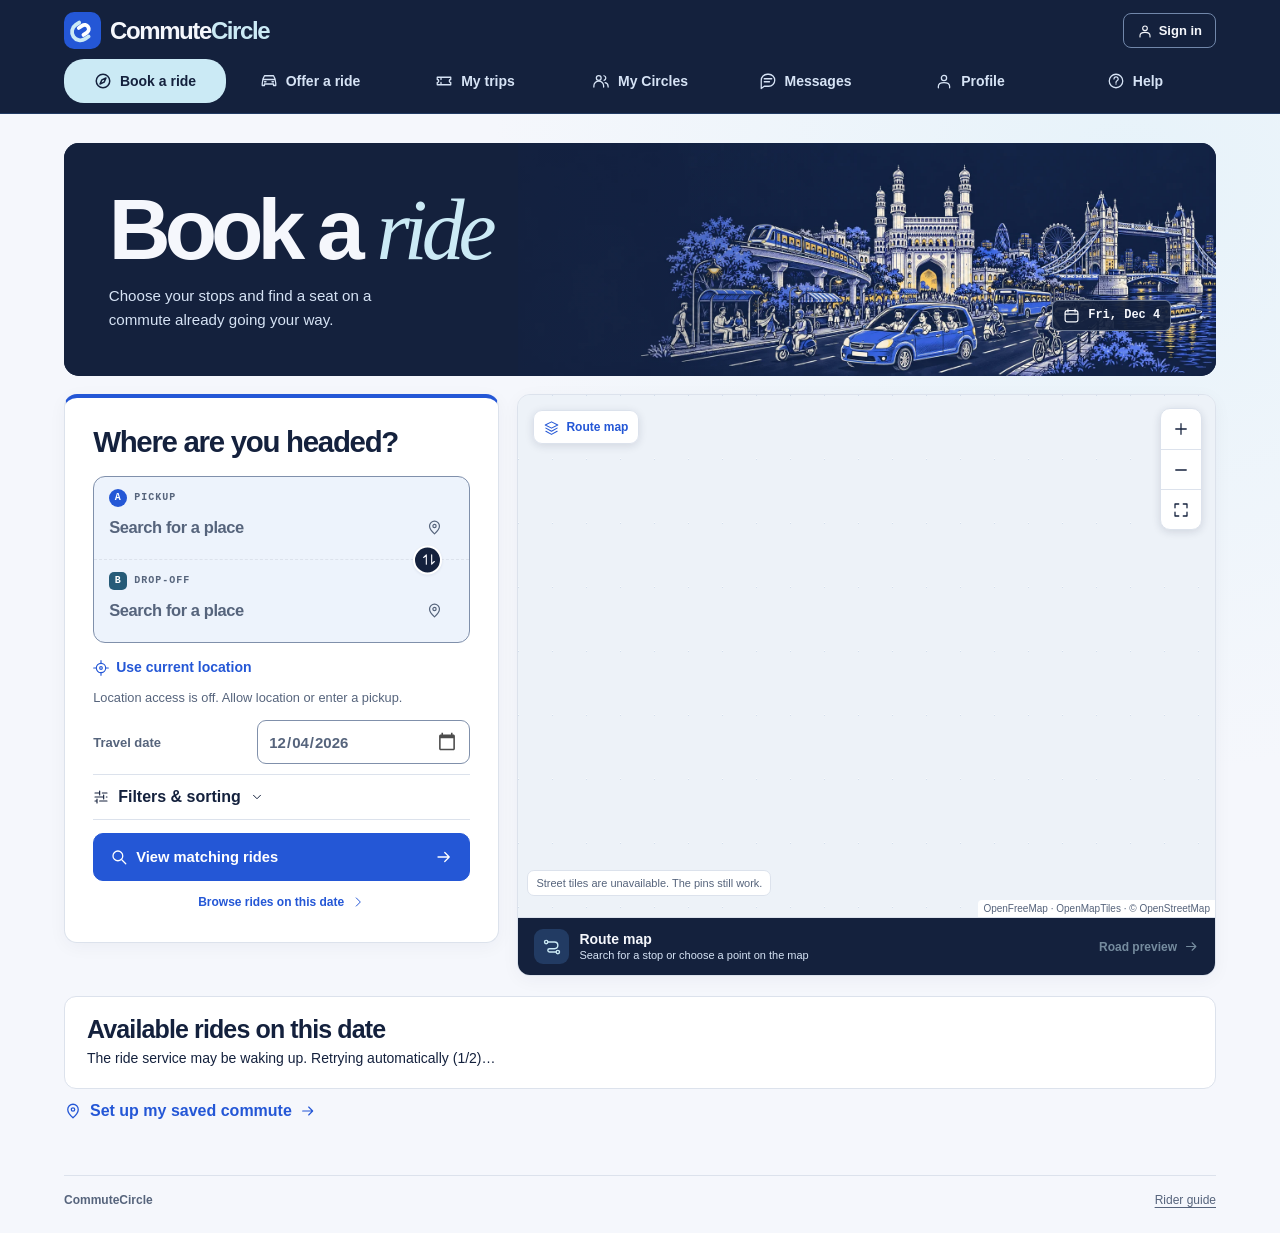
<file: commutecircle/index.html>
<!doctype html>
<html lang="en">
<head>
  <meta charset="utf-8">
  <meta name="viewport" content="width=device-width, initial-scale=1, viewport-fit=cover">
  <meta name="theme-color" content="#14213d">
  <meta name="referrer" content="no-referrer">
  <meta name="description" content="Find a seat along your commute, offer a ride and manage your trips with CommuteCircle.">
  <title>Find a ride · CommuteCircle</title>
  <link rel="icon" href="./releases/1e5d9999229025d7/assets/mark.svg" type="image/svg+xml">
  <link rel="manifest" href="manifest.webmanifest">
  <link rel="apple-touch-icon" href="icons/icon-192.png">
  <link rel="stylesheet" href="./releases/1e5d9999229025d7/styles/foundation.css">
  <link rel="stylesheet" href="./releases/1e5d9999229025d7/styles/planner.css">
  <link rel="stylesheet" href="./releases/1e5d9999229025d7/styles/screens.css">
  <link rel="stylesheet" href="./releases/1e5d9999229025d7/styles/responsive.css">
  <link rel="stylesheet" href="./releases/1e5d9999229025d7/styles/commute.css">
  <link rel="stylesheet" href="./releases/1e5d9999229025d7/styles/sharing.css">
  <link rel="stylesheet" href="./releases/1e5d9999229025d7/styles/controls.css">
  <link rel="stylesheet" href="./releases/1e5d9999229025d7/styles/messages.css">
  <link rel="stylesheet" href="./releases/1e5d9999229025d7/styles/workspace.css">
  <script type="module" src="./releases/1e5d9999229025d7/app/start.js"></script>
</head>
<body>
  <a class="skip" href="#main">Skip to content</a>
  <header class="topbar"><div class="top-inner">
    <a class="brand" href="#/find" aria-label="CommuteCircle home"><span class="brand-mark" aria-hidden="true"></span>Commute<span>Circle</span></a>
    <nav class="primary-nav" aria-label="Main navigation"></nav>
    <div id="account"></div>
  </div></header>
  <p id="account-status" class="account-status" role="status" hidden></p>
  <div id="sharing-status" class="sharing-status" role="status" hidden><span></span><a href="#/trips">Sharing details</a><button type="button">Stop sharing</button></div>
  <main id="main" tabindex="-1"><p class="startup">Opening the ride planner…</p></main>
  <footer class="footer"><span>CommuteCircle</span><a href="#/help">Rider guide</a></footer>
  <div id="announcement" class="sr" role="status" aria-live="polite"></div>
  <noscript>Enable JavaScript to explore rides and manage your trips.</noscript>
</body></html>
</file>
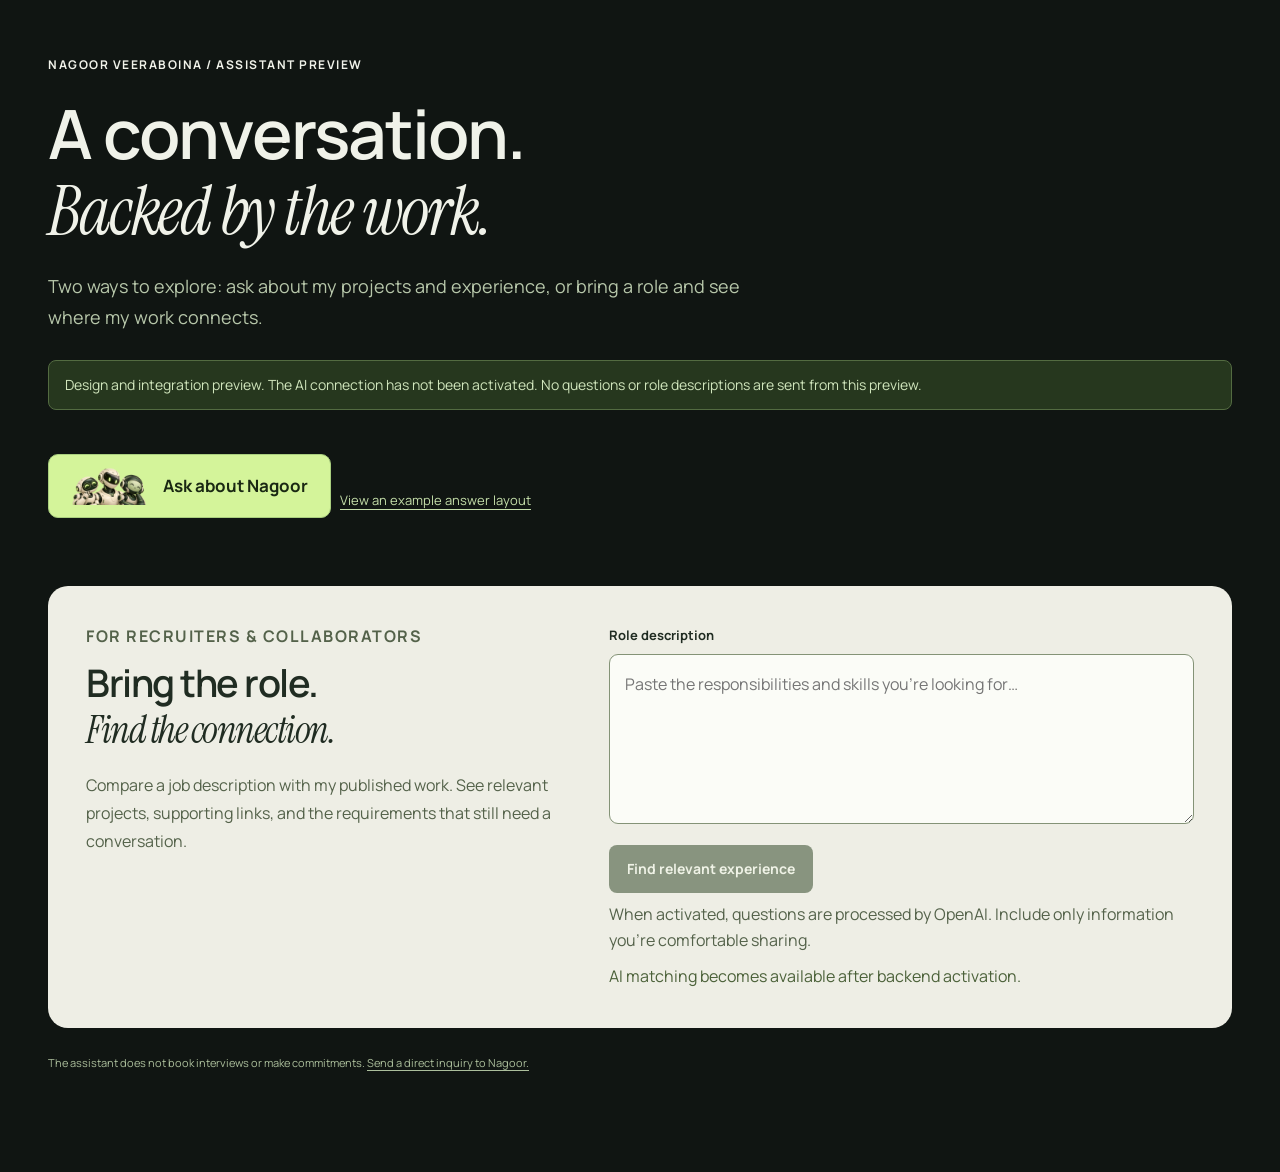
<file: agent/preview.html>
<!doctype html><html lang="en"><head><meta charset="utf-8"><meta name="viewport" content="width=device-width,initial-scale=1"><meta name="robots" content="noindex"><title>Portfolio assistant — activation preview</title><link rel="stylesheet" href="../assets/manrope.css"><link rel="stylesheet" href="../assets/instrument-serif.css"><link rel="stylesheet" href="../styles.css"><link rel="stylesheet" href="assistant.css"><script src="assistant.js" defer></script></head><body>
<main class="page-width agent-preview" data-portfolio-agent data-endpoint="" data-preview="true"><p class="eyebrow">NAGOOR VEERABOINA / ASSISTANT PREVIEW</p><h1>A conversation.<br><em>Backed by the work.</em></h1><p class="agent-preview-lead">Two ways to explore: ask about my projects and experience, or bring a role and see where my work connects.</p><p class="agent-preview-state">Design and integration preview. The AI connection has not been activated. No questions or role descriptions are sent from this preview.</p><button class="agent-launch" data-open-agent><img src="../assets/tech-avatar-trio.webp" width="768" height="384" alt="">Ask about Nagoor</button> <button class="agent-example" id="preview-example">View an example answer layout</button>
<section class="role-fit" aria-labelledby="fit-title"><div><p class="eyebrow">FOR RECRUITERS & COLLABORATORS</p><h2 id="fit-title">Bring the role.<br><em>Find the connection.</em></h2><p>Compare a job description with my published work. See relevant projects, supporting links, and the requirements that still need a conversation.</p></div><form id="role-fit-form"><label for="role-description">Role description</label><textarea id="role-description" name="role" minlength="20" maxlength="6000" required placeholder="Paste the responsibilities and skills you’re looking for…"></textarea><button type="submit">Find relevant experience</button><p class="agent-privacy">When activated, questions are processed by OpenAI. Include only information you’re comfortable sharing.</p><p class="agent-status" id="fit-status" role="status"></p></form><div id="fit-results" class="fit-results" aria-live="polite"></div></section><p class="agent-privacy">The assistant does not book interviews or make commitments. <a href="https://nagoor06.github.io/#contact">Send a direct inquiry to Nagoor.</a></p></main>
<dialog class="agent-dialog" id="portfolio-agent" aria-labelledby="agent-title"><div class="agent-heading"><img src="../assets/tech-avatar-trio.webp" width="768" height="384" alt=""><div><h2 id="agent-title">Nagoor’s portfolio assistant</h2><p>Projects, experience & useful next steps</p></div><button class="agent-close" aria-label="Close portfolio assistant">×</button></div><div class="agent-log" id="agent-log" role="log" aria-live="polite" aria-relevant="additions"><div class="agent-bubble">Hi! I’m Nagoor’s portfolio assistant. I can help you explore his Python and AI work, explain project decisions, and point you to the evidence.</div></div><div class="agent-prompts"><button data-agent-question="What Python and AI projects has Nagoor built?">Python & AI work</button><button data-agent-question="Explain Nagoor’s RAG implementation and whether it is live.">RAG experience</button><button data-agent-question="What has been implemented in CommuteCircle?">CommuteCircle progress</button><button data-agent-question="What did Nagoor work on at TCS?">TCS experience</button></div><form id="agent-form" class="agent-form"><label for="agent-question">Your question</label><div class="agent-compose"><textarea id="agent-question" rows="2" minlength="2" maxlength="1500" required placeholder="What would you like to know?"></textarea><button type="submit">Ask</button></div><p id="agent-status" class="agent-status" role="status"></p><p class="agent-privacy">AI assistant, not Nagoor himself. When active, questions are processed by OpenAI. <a href="https://nagoor06.github.io/#contact">Leave Nagoor a message.</a></p></form></dialog></body></html>
</file>
<file: assets/manrope.css>
@font-face {
  font-family: 'Manrope';
  font-style: normal;
  font-weight: 400;
  font-display: swap;
  src: url(./manrope-0.ttf) format('truetype');
}
@font-face {
  font-family: 'Manrope';
  font-style: normal;
  font-weight: 500;
  font-display: swap;
  src: url(./manrope-1.ttf) format('truetype');
}
@font-face {
  font-family: 'Manrope';
  font-style: normal;
  font-weight: 600;
  font-display: swap;
  src: url(./manrope-2.ttf) format('truetype');
}
@font-face {
  font-family: 'Manrope';
  font-style: normal;
  font-weight: 700;
  font-display: swap;
  src: url(./manrope-3.ttf) format('truetype');
}
@font-face {
  font-family: 'Manrope';
  font-style: normal;
  font-weight: 800;
  font-display: swap;
  src: url(./manrope-4.ttf) format('truetype');
}
</file>
<file: assets/instrument-serif.css>
@font-face {
  font-family: 'Instrument Serif';
  font-style: italic;
  font-weight: 400;
  font-display: swap;
  src: url(./instrument-serif-0.ttf) format('truetype');
}
@font-face {
  font-family: 'Instrument Serif';
  font-style: normal;
  font-weight: 400;
  font-display: swap;
  src: url(./instrument-serif-1.ttf) format('truetype');
}
</file>
<file: styles.css>
@charset "UTF-8";
:root {
  --bg: #101512;
  --panel: #171e19;
  --line: #303a31;
  --text: #f0f2e9;
  --muted: #a5b1a6;
  --lime: #d4f49a;
  --lime-dark: #273a1a;
  --cream: #eeeee5;
  --ink: #202c22;
  --serif: "Instrument Serif",Georgia,serif;
  --sans: Manrope,Arial,sans-serif;
  --ease: cubic-bezier(.21,.75,.3,1);
}

* {
  box-sizing: border-box;
}

html {
  scroll-behavior: smooth;
  scroll-padding-top: 110px;
}

body {
  margin: 0;
  background: var(--bg);
  color: var(--text);
  font-family: var(--sans);
  font-size: 17px;
  line-height: 1.75;
  -webkit-font-smoothing: antialiased;
}

body.modal-open {
  overflow: hidden;
}

::selection {
  background: var(--lime);
  color: var(--bg);
}

a {
  color: inherit;
  text-decoration: none;
}

button {
  font: inherit;
  color: inherit;
  cursor: pointer;
}

button,a {
  -webkit-tap-highlight-color: transparent;
}

button {
  border: 0;
}

button:disabled {
  cursor: default;
}

button:focus-visible,a:focus-visible {
  outline: 2px solid var(--lime);
  outline-offset: 6px;
  border-radius: 2px;
}

button,textarea,input {
  font: inherit;
}

svg {
  display: block;
}

h1,h2,h3,h4,p {
  margin: 0;
}

h1,h2,h3,h4 {
  font-weight: 600;
}

em {
  font-family: var(--serif);
  font-weight: 400;
}

button[hidden],[hidden] {
  display: none!important;
}

.page-width {
  width: min(1240px, calc(100% - 96px));
  margin-inline: auto;
}

.section-space {
  padding-block: 116px;
}

.eyebrow {
  display: flex;
  align-items: center;
  gap: 12px;
  font-size: 12px;
  letter-spacing: 1.5px;
  font-weight: 700;
  line-height: 1.5;
}

.status-dot {
  display: inline-block;
  width: 6px;
  height: 6px;
  border-radius: 50%;
  background: var(--lime);
  box-shadow: 0 0 0 4px #d4f49a0d;
  flex: none;
}

.tiny-dot {
  display: inline-block;
  width: 4px;
  height: 4px;
  border-radius: 50%;
  background: var(--lime);
}

.skip-link {
  position: fixed;
  left: 20px;
  top: -70px;
  z-index: 999;
  background: var(--lime);
  color: var(--bg);
  padding: 10px 20px;
}

.skip-link:focus {
  top: 10px;
}

.scroll-progress {
  position: fixed;
  inset: 0 auto auto 0;
  height: 2px;
  width: 0;
  background: var(--lime);
  z-index: 101;
}

.site-header {
  width: 100%;
  height: 88px;
  padding-inline: max(48px, calc((100% - 1240px) / 2));
  display: flex;
  align-items: center;
  justify-content: space-between;
  margin: auto;
  border-bottom: 1px solid #ffffff0e;
  position: relative;
  z-index: 80;
  background: #101512f5;
  backdrop-filter: blur(16px);
}

.wordmark {
  display: flex;
  align-items: center;
  font-size: inherit;
  font-weight: 700;
  letter-spacing: normal;
  line-height: 1;
  gap: 14px;
}

.logo-dot {
  color: var(--lime);
  margin-right: 2px;
}

.wordmark-name {
  font-size: 11px;
  line-height: 1.45;
  letter-spacing: 1.5px;
  margin-left: 0;
  font-weight: 800;
}

.desktop-nav {
  display: flex;
  gap: 32px;
  margin-left: auto;
  margin-right: 40px;
}

.desktop-nav a {
  font-size: 15px;
  color: var(--muted);
  transition: color .2s;
  font-weight: 600;
  padding: 12px 0;
  position: relative;
}

.desktop-nav a:hover {
  color: var(--lime);
}

.nav-contact {
  font-size: 14px;
  padding: 11px 18px;
  border: 1px solid #65715a;
  border-radius: 30px;
  display: flex;
  gap: 24px;
  align-items: center;
  min-height: 46px;
  transition: background .2s, color .2s, border-color .2s;
}

.nav-contact:hover {
  background: var(--lime);
  color: var(--bg);
  border-color: var(--lime);
}

.nav-contact span {
  font-size: 19px;
  line-height: 1;
}

.menu-toggle {
  display: none;
  background: none;
  width: 48px;
  height: 48px;
  padding: 12px;
}

.menu-toggle span {
  display: block;
  height: 1px;
  background: var(--text);
  margin: 6px 0;
  transition: transform .25s;
}

.mobile-nav {
  display: none;
}

.hero {
  padding-top: 40px;
  display: grid;
  grid-template-columns: minmax(0, 1.25fr) minmax(0, .85fr);
  column-gap: 48px;
  position: relative;
}

.hero-copy {
  padding-top: 12px;
  position: relative;
  z-index: 2;
}

.hero h1 {
  font-size: clamp(64px, 6vw, 88px);
  line-height: 1.04;
  letter-spacing: -.055em;
  margin: 20px 0;
  font-weight: 500;
}

.hero h1 em {
  font-size: 1.19em;
  letter-spacing: -2px;
  color: var(--lime);
  line-height: .8;
}

.hero-period {
  font-size: 47px;
  display: inline-block;
  vertical-align: top;
  margin-left: 28px;
  margin-top: 12px;
  font-weight: 400;
  color: var(--lime);
  transform: rotate(12deg);
}

.hero-description {
  font-size: 18px;
  color: var(--muted);
  max-width: 470px;
  line-height: 1.8;
}

.hero-preferences {
  max-width: 60ch;
  margin-top: 12px;
  color: var(--muted);
  font-size: 15px;
  line-height: 1.7;
}

.hero-actions {
  display: flex;
  align-items: center;
  gap: 12px;
  margin-top: 20px;
  flex-wrap: wrap;
}

.hero-actions .button {
  justify-content: center;
}

.button {
  display: inline-flex;
  justify-content: space-between;
  align-items: center;
  gap: 24px;
  border-radius: 5px;
  min-height: 50px;
  padding: 12px 22px;
  font-size: 14px;
  font-weight: 700;
  transition: transform .25s,background .25s;
}

.button:hover {
  transform: translateY(-3px);
}

.button-lime {
  background: var(--lime);
  color: #1a2618;
}

.button-lime:hover {
  background: #e4ffbb;
}

.button span {
  font-size: 20px;
  font-weight: 400;
  line-height: 1;
}

.text-link {
  display: inline-flex;
  align-items: center;
  gap: 18px;
  font-size: 14px;
  font-weight: 600;
  padding: 7px 0;
  border-bottom: 1px solid #7d89734d;
  background: none;
  min-height: 44px;
  transition: color .2s, border-color .2s;
}

.text-link span {
  font-size: 20px;
  font-weight: 400;
  line-height: 1;
  transition: transform .2s;
}

.text-link:hover span {
  transform: translate(2px,-2px);
}

.resume-link {
  font-size: 14px;
  font-weight: 700;
  gap: 16px;
  border: 1px solid #82976d;
  color: var(--text);
  background: #1c271c;
}
.resume-link:hover { background: #2b3b24; border-color: var(--lime); }
.resume-link svg { flex: none; }

.hero-visual {
  position: relative;
  align-self: center;
  margin-top: 8px;
  margin-left: 6px;
  min-width: 0;
  margin: 0;
}

.visual-topline {
  display: flex;
  gap: 10px;
  align-items: center;
  font-size: 11px;
  letter-spacing: 1.4px;
  color: #9caa9b;
  position: relative;
  z-index: 1;
  padding-inline: 10px;
}

.visual-index {
  margin-left: auto;
  color: var(--lime);
  font-family: monospace;
  font-size: 12px;
  letter-spacing: 1px;
}

.orb-scene {
  overflow: clip;
  position: relative;
  width: 100%;
  aspect-ratio: 1.15;
  min-height: 280px;
  isolation: isolate;
}

.orb-grid {
  position: absolute;
  inset: 3%;
  background-image: linear-gradient(#d4f49a08 1px,transparent 1px),linear-gradient(90deg,#d4f49a08 1px,transparent 1px);
  background-size: 40px 40px;
  mask-image: radial-gradient(ellipse,#000 10%,transparent 72%);
  transform: perspective(500px) rotateX(15deg) rotateZ(-8deg);
}

#intelligence-orb {
  width: 100%;
  height: 100%;
  position: absolute;
  inset: 0;
  z-index: 1;
}

.orb-core {
  position: absolute;
  top: 50%;
  left: 50%;
  transform: translate(-50%,-50%);
  border: 1px solid #bfdc9b24;
  border-radius: 50%;
  width: 117px;
  height: 117px;
  background: radial-gradient(circle at 35% 30%,#364b2994,#101512e6 80%);
  box-shadow: 0 0 80px #8ac45013,inset 0 0 28px #accf8f09;
  display: flex;
  align-items: center;
  justify-content: center;
  flex-direction: column;
  z-index: 2;
}

.orb-core>span {
  font-family: var(--serif);
  font-style: italic;
  font-size: 60px;
  line-height: 1;
}

.orb-core>span>span {
  color: var(--lime);
}

.orb-core small {
  font-size: 10px;
  letter-spacing: 1px;
  color: #bdccae;
  margin-top: 6px;
}

.orb-label {
  position: absolute;
  display: flex;
  align-items: center;
  gap: 13px;
  z-index: 3;
  background: #162018e0;
  border: 1px solid #52634377;
  box-shadow: 0 12px 35px #0003;
  backdrop-filter: blur(12px);
  border-radius: 5px;
  padding: 12px 16px;
  font-size: 12px;
  color: #b7c4ad;
  line-height: 1.5;
}

.orb-label b {
  color: var(--text);
  font-size: 14px;
  font-weight: 600;
}

.label-a {
  top: 19%;
  left: 0;
  transform: rotate(-6deg);
}

.label-b {
  bottom: 13%;
  right: 0;
  transform: rotate(5deg);
}

.label-symbol {
  font-size: 26px;
  color: var(--lime);
}

.mini-spark {
  font-size: 30px;
  color: var(--lime);
}

.orb-coordinate {
  position: absolute;
  font: 10px monospace;
  letter-spacing: 1px;
  color: #7c8a78;
  writing-mode: vertical-rl;
}

.coord-one {
  right: 4px;
  top: 26%;
}

.coord-two {
  left: 12px;
  bottom: 16%;
  transform: rotate(180deg);
}

.workflow-control {
  padding: 0 12px;
}

.workflow-caption {
  text-align: center;
  min-height: 50px;
  font-size: 14px;
  color: #bfccb7;
  margin-bottom: 8px;
  display: grid;
  place-items: center;
}

.workflow-steps {
  display: flex;
  border: 1px solid #3a4834;
  border-radius: 5px;
  padding: 4px;
  gap: 5px;
  background: #151b16;
}

.workflow-steps button {
  flex: 1;
  background: none;
  font-size: 13px;
  color: #a4b39c;
  padding: 10px 8px;
  border-radius: 3px;
  transition: background .25s,color .25s;
  min-height: 46px;
}

.workflow-steps button small {
  opacity: .75;
  font-size: 11px;
  margin-right: 6px;
}

.workflow-steps button.is-active {
  background: #2c3b24;
  color: var(--lime);
}

.visual-footnote {
  text-align: center;
  font-size: 12px;
  color: #a5b1a6;
  letter-spacing: .3px;
  margin-top: 13px;
}

.hero-bottom {
  grid-column: 1/-1;
  display: flex;
  justify-content: space-between;
  align-items: center;
  font-size: 11px;
  letter-spacing: 1.2px;
  color: #8d9b88;
  margin-top: 56px;
  padding-block: 25px 32px;
  border-top: 1px solid var(--line);
  gap: 24px;
  flex-wrap: wrap;
}

.hero-bottom>span:first-child {
  font-size: 11px;
  letter-spacing: .1px;
  display: flex;
  align-items: center;
  gap: 6px;
  color: #b6c3ae;
  flex-wrap: wrap;
}

.hero-bottom .meta-divider {
  margin: 0 12px;
  color: #4e5d47;
}

.hero-bottom a span {
  font-size: 15px;
  margin-left: 15px;
  color: var(--lime);
}

.section-heading {
  display: flex;
  align-items: flex-end;
  justify-content: space-between;
  gap: 40px;
  margin-bottom: 50px;
}

.section-heading h2 {
  font-size: clamp(36px,4.25vw,63px);
  line-height: 1.1;
  letter-spacing: -2.3px;
  margin-top: 20px;
  font-weight: 700;
}

.section-heading h2 em {
  font-size: 1.17em;
  color: var(--lime);
  letter-spacing: -1px;
}

.section-heading>p {
  font-size: 15px;
  color: var(--muted);
  line-height: 1.8;
  padding-bottom: 3px;
}

.project {
  display: grid;
  grid-template-columns: .88fr 1.12fr;
  border: 1px solid #394634;
  border-radius: 10px;
  overflow: hidden;
  margin-bottom: 30px;
  background: #1b251c;
  transition: border-color .25s, box-shadow .25s;
}

.project-copy {
  padding: 36px;
  min-width: 0;
}

.project-topline {
  display: flex;
  align-items: center;
  justify-content: space-between;
  gap: 12px;
  font-size: 11px;
  letter-spacing: .8px;
  color: #9ba992;
  flex-wrap: wrap;
}

.project-status {
  display: inline-flex;
  align-items: center;
  gap: 7px;
  font-size: 10px;
  letter-spacing: .6px;
  color: #d0e9ae;
  white-space: nowrap;
}

.project-status i {
  width: 4px;
  height: 4px;
  background: #b1d982;
  border-radius: 50%;
}

.project h3 {
  font-size: 38px;
  line-height: 1.15;
  letter-spacing: -1.8px;
  font-weight: 600;
  margin-top: 34px;
}

.project h3>span {
  display: block;
  font-size: 21px;
  line-height: 1.3;
  letter-spacing: -.7px;
  color: #b3c0a7;
  margin-top: 15px;
}

.project-copy>p {
  font-size: 16px;
  line-height: 1.8;
  color: #abb8a0;
  margin-top: 23px;
  max-width: none;
}

.tech-tags {
  display: flex;
  flex-wrap: wrap;
  gap: 7px;
  margin-top: 22px;
}

.tech-tags span {
  border: 1px solid #48583a;
  font-size: 12px;
  padding: 4px 10px;
  border-radius: 20px;
  color: #becbb2;
}

.project-actions {
  margin-top: 29px;
  display: flex;
  align-items: center;
  gap: 25px;
  flex-wrap: wrap;
}

.quiet-button {
  font-size: 14px;
  padding: 7px 0;
  background: none;
  color: #afbe9e;
  display: flex;
  gap: 12px;
  align-items: center;
  min-height: 44px;
}

.quiet-button span {
  font-size: 19px;
}

.quiet-button:hover {
  color: var(--lime);
}

.project-actions .text-link {
  color: var(--lime);
  font-size: 14px;
}

.repo-link {
  font-size: 13px;
  color: #9eaf90;
  display: inline-block;
  margin-top: 4px;
  min-height: 44px;
  padding-block: 10px;
}

.repo-link:hover {
  color: var(--lime);
}

.project-foot {
  grid-column: 1/-1;
  border-top: 1px solid #394634;
  display: flex;
  align-items: center;
  gap: 10px 24px;
  padding: 18px 30px;
  color: #a5b59a;
  font-size: 12px;
  flex-wrap: wrap;
}

.project-foot>span:not(.project-date):before {
  content: "+";
  margin-right: 8px;
  color: var(--lime);
}

.project-foot .project-date {
  margin-left: auto;
  font-size: 11px;
  letter-spacing: .7px;
  white-space: nowrap;
}

.logic-showcase {
  position: relative;
  display: flex;
  align-items: center;
  justify-content: center;
  padding: 40px 24px 90px 8px;
  background: radial-gradient(ellipse at 55% 38%,#36542788,transparent 70%);
  min-width: 0;
}

.editor-window {
  width: 100%;
  border: 1px solid #526347;
  border-radius: 7px;
  overflow: hidden;
  box-shadow: 0 20px 50px #0004;
  background: #121a16;
  transform: rotate(1deg);
  transition: transform .6s var(--ease);
}

.logic-showcase:hover .editor-window {
  transform: perspective(1500px) rotateY(0) rotateZ(0);
}

.editor-titlebar {
  display: flex;
  align-items: center;
  gap: 8px;
  height: auto;
  padding: 12px;
  border-bottom: 1px solid #34402e;
  font: 12px ui-monospace, monospace;
  letter-spacing: .3px;
  color: #7b9077;
  background: #1b271c;
  min-height: 44px;
  flex-wrap: wrap;
}

.window-dots {
  display: flex;
  gap: 4px;
}

.window-dots i {
  width: 5px;
  height: 5px;
  border-radius: 50%;
  background: #617158;
}

.window-dots i:first-child {
  background: #b1be8e;
}

.window-dots i:nth-child(2) {
  background: #82956c;
}

.editor-status {
  margin-left: auto;
  font-size: 11px;
  color: #bdcda9;
}

.editor-toolbar {
  font: 12px ui-monospace, monospace;
  color: #c0d0ae;
  padding: 13px 17px;
  display: flex;
  justify-content: space-between;
}

.editor-toolbar>span:last-child {
  color: #a8b99b;
  font-size: 11px;
}

.file-dot {
  display: inline-block;
  width: 5px;
  height: 5px;
  background: #bbdb8f;
  margin-right: 8px;
}

.code-editor {
  display: flex;
  gap: 12px;
  padding: 10px 16px 20px;
  font-size: 12px;
  line-height: 1.8;
  white-space: pre;
  overflow: auto;
  scrollbar-width: thin;
  font-family: ui-monospace, SFMono-Regular, Consolas, monospace;
}

.code-editor pre {
  margin: 0;
  font: inherit;
}

.code-editor code {
  font: inherit;
  color: #c2ccb9;
}

.line-no {
  font-family: monospace;
  color: #8d9d82;
  text-align: right;
  line-height: 1.8;
}

.code-purple {
  color: #c6aee5;
}

.code-lime {
  color: #cdeab0;
}

.code-comment {
  color: #96aa89;
}

.review-tabs {
  display: flex;
  gap: 4px;
  padding: 0 10px 10px;
  border-bottom: 1px solid #2a3a2b;
}

.review-tabs button {
  font-size: 13px;
  background: none;
  color: #b0c2a3;
  padding: 8px 12px;
  border: 1px solid transparent;
  border-radius: 4px;
  min-height: 44px;
}

.review-tabs button[aria-selected=true] {
  background: #2e4427;
  color: #d4f49a;
  border-color: #49643b;
}

.review-output {
  padding: 20px;
  min-height: 195px;
}

.output-label {
  font-size: 10px;
  letter-spacing: 1px;
  color: #adc893;
}

.review-output p {
  color: #aebda2;
  font-size: 14px;
  line-height: 1.7;
  margin-top: 8px;
  min-height: 72px;
}

.code-insight {
  display: flex;
  gap: 12px;
  align-items: center;
  font-family: monospace;
  font-size: 19px;
  margin-top: 10px;
  flex-wrap: wrap;
}

.complexity-before {
  color: #73846b;
  text-decoration: line-through;
}

.complexity-after {
  color: var(--lime);
}

.code-insight>span:nth-child(2) {
  font-size: 14px;
  color: #65785d;
}

.code-insight small {
  font-family: var(--sans);
  font-size: 11px;
  color: #8b9f7e;
}

.sample-notice {
  font-size: 11px;
  display: flex;
  align-items: center;
  gap: 7px;
  padding: 10px 16px;
  border-top: 1px solid #2b3829;
  color: #a7b59c;
}

.floating-source {
  position: absolute;
  bottom: 24px;
  left: 24px;
  display: flex;
  align-items: center;
  gap: 12px;
  background: #cce7a8;
  border: 1px solid #e2f4c6;
  color: #33452b;
  padding: 12px 16px;
  border-radius: 5px;
  box-shadow: 0 8px 25px #0003;
  transform: rotate(-3deg);
  font-size: 13px;
  max-width: calc(100% - 48px);
}

.floating-source>span {
  font-size: 27px;
  line-height: 1;
}

.floating-source small {
  display: block;
  font-size: 11px;
  color: #425935;
  margin-top: 2px;
}

.project-commute {
  grid-template-columns: 1.12fr .88fr;
  background: #1a2020;
  border-color: #35403b;
}

.project-commute .project-copy {
  padding-left: 35px;
}

.project-commute .project-copy>p {
  color: #a2b0a9;
}

.project-commute h3>span {
  color: #a7b9b0;
}

.project-commute .tech-tags span {
  border-color: #41544b;
}

.project-commute .project-foot {
  border-color: #35403b;
}

.status-building {
  color: #e6cfa3;
}

.status-building i {
  background: #ddbc87;
}

.project-copy>p.project-aside {
  border-left: 1px solid #55694b;
  padding-left: 14px;
  font-size: 14px;
  color: #b2c0ad;
  line-height: 1.9;
  margin-top: 24px;
}

.commute-showcase {
  position: relative;
  background: #dce5d4;
  min-width: 0;
  color: #3c5134;
  display: flex;
  flex-direction: column;
  justify-content: center;
  overflow: hidden;
}

.map-switch {
  position: absolute;
  top: 23px;
  left: 23px;
  z-index: 3;
  padding: 4px;
  border: 1px solid #c6d0bf;
  border-radius: 30px;
  display: flex;
  background: #f3f6eced;
  box-shadow: 0 4px 15px #32472810;
}

.map-switch button {
  background: none;
  font-size: 12px;
  color: #607452;
  padding: 8px 14px;
  border-radius: 30px;
  min-height: 40px;
}

.map-switch button.is-active {
  background: #344c2e;
  color: #e9f5d9;
}

.map-canvas {
  height: 100%;
  min-height: 520px;
  position: relative;
  overflow: hidden;
}

.route-map {
  width: 130%;
  height: 100%;
  min-height: 520px;
  margin-left: -15%;
  object-fit: cover;
  transform: rotate(-9deg) scale(1.12);
}

.main-route {
  stroke-dasharray: 450;
  stroke-dashoffset: 450;
  animation: draw-route 3s var(--ease) forwards;
}

.walk-route,.privacy-radius,.private-home {
  opacity: 0;
  transition: opacity .6s;
}

.map-canvas.is-private .walk-route,.map-canvas.is-private .privacy-radius,.map-canvas.is-private .private-home {
  opacity: 1;
}

.pickup-label {
  position: absolute;
  top: 28%;
  left: 6%;
  z-index: 2;
  border-radius: 5px;
  background: #f7faef;
  padding: 12px 17px;
  box-shadow: 0 10px 30px #41513220;
  display: flex;
  align-items: center;
  gap: 11px;
  transform: rotate(-5deg);
  border: 1px solid #cad9bd;
  font-size: 13px;
  font-weight: 600;
  max-width: 260px;
}

.pickup-icon {
  background: #364f2a;
  color: #dbedc7;
  width: 28px;
  height: 28px;
  border-radius: 50%;
  display: flex;
  align-items: center;
  justify-content: center;
  font-size: 18px;
}

.pickup-label small {
  display: block;
  font-weight: 400;
  color: #526647;
  font-size: 11px;
  margin-top: 2px;
}

.route-phone {
  position: absolute;
  width: 200px;
  height: 350px;
  bottom: 46px;
  right: 30px;
  background: #f7f8ef;
  border: 5px solid #29382b;
  border-radius: 25px;
  box-shadow: 0 15px 45px #293c3a50;
  transform: rotate(9deg);
  padding: 28px 14px 10px;
  z-index: 2;
}

.phone-notch {
  position: absolute;
  width: 58px;
  height: 11px;
  background: #29382b;
  border-radius: 0 0 7px 7px;
  top: 0;
  left: calc(50% - 29px);
}

.phone-brand {
  display: flex;
  align-items: center;
  font-size: 13px;
  font-weight: 700;
  letter-spacing: -.5px;
}

.phone-brand>span {
  font-weight: 400;
}

.phone-brand i {
  margin-left: auto;
  font-size: 14px;
  font-style: normal;
  color: #739453;
}

.route-phone>p {
  font-size: 12px;
  line-height: 1.55;
  margin-top: 19px;
  color: #566b49;
}

.route-phone strong {
  font-size: 19px;
  letter-spacing: -.5px;
  color: #314a29;
  line-height: 1.5;
}

.phone-route {
  margin-top: 14px;
  background: #e8eddf;
  padding: 10px 11px;
  border-radius: 6px;
}

.phone-route>span {
  display: flex;
  align-items: center;
  gap: 8px;
  font-size: 11px;
}

.phone-route>span i {
  width: 5px;
  height: 5px;
  border: 1px solid #839a68;
  border-radius: 50%;
}

.phone-route>span:last-child i {
  background: #627e43;
}

.phone-route b {
  display: block;
  width: 1px;
  height: 12px;
  background: #afbd9a;
  margin: 3px 0 3px 2px;
}

.phone-pickup {
  display: flex;
  gap: 7px;
  align-items: center;
  font-size: 10px;
  line-height: 1.6;
  margin-top: 11px;
  padding: 0 3px;
}

.phone-pickup small {
  display: block;
  color: #536749;
  font-size: 9px;
}

.mini-shield {
  font-size: 17px;
  color: #7a995c;
}

.phone-action {
  display: flex;
  justify-content: space-between;
  align-items: center;
  background: #36542b;
  color: #e8f1d9;
  font-size: 10px;
  margin-top: 12px;
  padding: 10px 8px;
  border-radius: 4px;
}

.phone-concept {
  display: block;
  text-align: center;
  font-size: 9px;
  letter-spacing: .7px;
  color: #586e49;
  margin-top: 9px;
}

.concept-caption {
  position: absolute;
  left: 18px;
  bottom: 11px;
  font-size: 11px;
  color: #40563b;
  letter-spacing: .3px;
  z-index: 4;
  max-width: calc(100% - 36px);
  padding: 4px 8px;
  background: #f3f6eceb;
  border-radius: 4px;
}
@keyframes draw-route{
to {
  stroke-dashoffset: 0;
}
}
.research-section {
  background: var(--cream);
  color: var(--ink);
  position: relative;
  overflow: hidden;
}

.research-section:before {
  content: "";
  position: absolute;
  width: 500px;
  height: 500px;
  border-radius: 50%;
  border: 1px solid #d2d7c4;
  left: -300px;
  top: 210px;
  box-shadow: 0 0 0 70px #eeeee5,0 0 0 71px #d2d7c4;
  pointer-events: none;
}

.research-layout {
  display: grid;
  grid-template-columns: minmax(0, .92fr) minmax(0, 1.08fr);
  column-gap: 64px;
  row-gap: 40px;
  align-items: start;
  padding-block: 100px;
  position: relative;
}

.research-copy .eyebrow {
  color: #697a5d;
}

.research-copy h2 {
  font-size: clamp(38px,4vw,59px);
  letter-spacing: -2.3px;
  line-height: 1.12;
  margin-top: 28px;
  font-weight: 700;
}

.research-copy h2 em {
  font-size: 1.17em;
  color: #627349;
  letter-spacing: -1.6px;
}

.research-copy>p:not(.eyebrow) {
  font-size: 16px;
  line-height: 1.9;
  color: #52614b;
  margin-top: 21px;
  max-width: none;
}

.research-copy>p.research-intro {
  font-size: 19px;
  color: #3d4d35;
  line-height: 1.7;
  margin-top: 29px;
}

.research-tools {
  display: flex;
  gap: 8px;
  margin: 24px 0 20px;
  flex-wrap: wrap;
}

.research-tools span {
  font-size: 12px;
  border: 1px solid #bec7ae;
  border-radius: 20px;
  padding: 3px 9px;
  color: #475b37;
}

.research-copy .text-link {
  font-size: 14px;
  color: #415733;
  border-color: #adb99a;
}

.research-visual {
  min-width: 0;
}

.research-results-heading {
  display: flex;
  align-items: center;
  justify-content: space-between;
  gap: 16px;
  margin-bottom: 20px;
  color: #52614b;
}

.research-results-heading>span:last-child {
  font-size: 12px;
}

.research-scorecards {
  display: grid;
  grid-template-columns: repeat(2, minmax(0, 1fr));
  gap: 14px;
}

.research-scorecard {
  min-width: 0;
  padding: 24px 20px;
  border: 1px solid #bac3aa;
  border-radius: 8px;
  background: #e1e6d6;
}

.result-family {
  font-size: 10px;
  font-weight: 700;
  letter-spacing: 1.1px;
  color: #536947;
}

.research-scorecard h3 {
  margin-top: 8px;
  font-size: 22px;
  letter-spacing: -.6px;
  line-height: 1.3;
}

.result-stage {
  min-height: 40px;
  margin-top: 6px;
  font-size: 12px;
  line-height: 1.6;
  color: #52614b;
}

.result-value {
  margin-top: 20px;
  font-size: clamp(42px, 4vw, 56px);
  font-weight: 600;
  font-variant-numeric: tabular-nums;
  line-height: 1;
  letter-spacing: -3px;
}

.result-value>span {
  margin-left: 3px;
  font-size: .45em;
  letter-spacing: -1px;
}

.result-label {
  margin-top: 10px;
  font-size: 14px;
  color: #52614b;
}

.result-metrics {
  display: grid;
  grid-template-columns: repeat(3, minmax(0, 1fr));
  gap: 8px;
  margin: 24px 0 0;
  padding-top: 18px;
  border-top: 1px solid #bac3aa;
}

.result-metrics dt {
  min-height: 36px;
  font-size: 12px;
  line-height: 1.5;
  color: #52614b;
}

.result-metrics dd {
  margin: 6px 0 0;
  font-size: 20px;
  font-weight: 600;
  line-height: 1.2;
  letter-spacing: -.7px;
  font-variant-numeric: tabular-nums;
  white-space: nowrap;
}

.result-metrics dd>span {
  font-size: 10px;
  margin-left: 1px;
}

.result-deep {
  background: var(--ink);
  border-color: var(--ink);
  color: var(--cream);
}

.result-deep .result-value {
  color: var(--lime);
}

.result-deep .result-family,
.result-deep .result-stage,
.result-deep .result-label,
.result-deep .result-metrics dt {
  color: #bcccb0;
}

.result-deep .result-metrics {
  border-color: #52634377;
}

.research-scale {
  display: grid;
  grid-template-columns: repeat(3, minmax(0, 1fr));
  margin: 24px 0;
  padding-block: 20px;
  border-block: 1px solid #c8cdbb;
}

.research-scale>div {
  display: flex;
  flex-direction: column-reverse;
  align-items: center;
  gap: 8px;
  padding-inline: 8px;
  text-align: center;
}

.research-scale>div+div {
  border-left: 1px solid #c8cdbb;
}

.research-scale dt {
  font-size: 12px;
  line-height: 1.5;
  color: #52614b;
}

.research-scale dd {
  margin: 0;
  font-size: 30px;
  line-height: 1.2;
  letter-spacing: -1px;
  font-variant-numeric: tabular-nums;
}

.research-scale dd>span {
  font-size: 14px;
  letter-spacing: 0;
  color: #52614b;
}

.research-finding {
  font-size: 15px;
  line-height: 1.8;
  color: #52614b;
}

.research-finding strong {
  display: block;
  margin-bottom: 8px;
  color: var(--ink);
  font-size: 12px;
  letter-spacing: 1px;
  text-transform: uppercase;
}

.research-note {
  grid-column: 1 / -1;
  min-width: 0;
  margin-top: 0;
  border-block: 1px solid #c8cdbb;
  font-size: 15px;
  line-height: 1.8;
}

.research-note summary {
  padding-block: 20px;
  font-size: 16px;
  color: #415733;
  font-weight: 700;
  cursor: pointer;
}

.research-note-hint {
  float: right;
  color: #697a5d;
  font-size: 12px;
  font-weight: 400;
}

.research-note summary:hover {
  color: #1e3f12;
}

.research-note summary:focus-visible,
.research-table-scroll:focus-visible {
  outline: 2px solid #415733;
  outline-offset: 4px;
}

.research-note-body {
  padding: 8px 0 24px;
  color: #52614b;
}

.research-methodology {
  display: grid;
  grid-template-columns: repeat(2, minmax(0, 1fr));
  gap: 32px;
}

.research-methodology h3 {
  margin-bottom: 10px;
  color: var(--ink);
  font-size: 17px;
}

.research-reporting-note {
  padding-left: 16px;
  border-left: 2px solid #bac3aa;
  font-size: 13px;
}

.research-note-body p+p,
.research-table-scroll+p {
  margin-top: 16px;
}

.research-note-body a {
  color: #415733;
  text-decoration: underline;
  text-underline-offset: 3px;
}

.research-note-body a:hover {
  color: #1e3f12;
}

.research-table-scroll {
  overflow-x: auto;
  overscroll-behavior-x: contain;
  margin-top: 20px;
  scrollbar-width: thin;
}

.research-results {
  width: 100%;
  min-width: 560px;
  border-collapse: collapse;
  font-size: 14px;
  font-variant-numeric: tabular-nums;
  color: var(--ink);
}

.research-results caption {
  text-align: left;
  margin-bottom: 12px;
  font-size: 13px;
  font-weight: 700;
}

.research-results th,
.research-results td {
  padding: 10px 8px;
  border-bottom: 1px solid #c8cdbb;
  text-align: right;
}

.research-results th:first-child {
  text-align: left;
}

.research-results tbody th {
  font-weight: 600;
}

.research-sources {
  display: flex;
  flex-wrap: wrap;
  gap: 16px;
}

.experience-tools {
  margin-top: 20px;
}

.model-path {
  display: grid;
  grid-template-columns: 1fr auto 2fr auto 2fr;
  align-items: center;
  justify-items: center;
  gap: 12px;
  margin-block: 24px;
  padding: 24px 0;
  border-block: 1px solid #c8cdbb;
  color: #6a7d58;
}

.model-path>span:first-child {
  font-size: 11px;
  letter-spacing: 2px;
}

.path-arrow {
  font-size: 17px;
  font-weight: 400;
  color: #a6b196;
}

.model-nodes {
  display: flex;
  gap: 8px;
  flex-wrap: wrap;
  justify-content: center;
}

.model-nodes>span {
  padding: 6px 12px;
  border: 1px solid #b5c0a3;
  border-radius: 3px;
  font-size: 12px;
}

.explain-nodes {
  display: flex;
  align-items: center;
  gap: 12px;
  font-family: var(--sans);
  font-size: 14px;
  color: #38512b;
}

.model-line {
  width: 40px;
  height: 1px;
  background: #adbb99;
}

.model-caption {
  grid-column: 1 / -1;
  font-size: 12px;
  color: #5a6b4c;
  margin-top: 8px;
  text-align: center;
}

.publication-card {
  display: block;
  margin-top: 32px;
  border: 1px solid #bac3aa;
  background: #e1e6d6;
  padding: 23px 25px;
  transition: transform .3s,background .3s;
  position: relative;
  isolation: isolate;
  overflow: hidden;
}

.publication-card:after {
  content: "✳";
  position: absolute;
  font-size: 190px;
  line-height: 1;
  right: -24px;
  top: 5px;
  color: #d3dcc7;
  z-index: -1;
  transform: rotate(12deg);
}

.publication-card:hover {
  transform: translateY(-4px);
  background: #dce3cc;
}

.publication-top {
  display: flex;
  justify-content: space-between;
  align-items: center;
  font-size: 12px;
  letter-spacing: 1.5px;
  color: #536947;
}

.publication-top>span {
  font-size: 20px;
}

.publication-card h3 {
  font-size: 20px;
  letter-spacing: -.5px;
  line-height: 1.4;
  margin-top: 16px;
  max-width: none;
}

.publication-bottom {
  display: flex;
  justify-content: space-between;
  margin-top: 21px;
  font-size: 11px;
  letter-spacing: 1px;
  color: #506341;
}

.research-section a:focus-visible {
  outline-color: #456b2a;
}

.about-intro strong,
.timeline-entry>p strong {
  color: var(--text);
  font-weight: 600;
}

.about-intro {
  max-width: 470px;
}

.about-intro p {
  font-size: 16px;
  line-height: 1.8;
  color: var(--muted);
  margin-top: 14px;
}

.about-intro p:first-child {
  color: #bdc7b8;
}

.experience-grid {
  display: grid;
  grid-template-columns: repeat(2, minmax(0, 1fr));
  gap: 64px;
  align-items: start;
}

.experience-main>.eyebrow {
  font-size: 12px;
  color: #84937b;
  margin-bottom: 30px;
}

.timeline-entry {
  border-left: 1px solid #3d4b35;
  margin-left: 4px;
  padding: 0 0 38px 30px;
  position: relative;
  max-width: 100%;
}

.timeline-entry:last-child {
  padding-bottom: 3px;
}

.timeline-dot {
  position: absolute;
  top: 6px;
  left: -4px;
  width: 7px;
  height: 7px;
  background: #758a61;
  box-shadow: 0 0 0 5px var(--bg);
  border-radius: 50%;
}

.timeline-entry:first-of-type .timeline-dot {
  background: var(--lime);
}

.timeline-date {
  font-size: 12px;
  letter-spacing: 1.3px;
  color: #8fa07f;
}

.timeline-entry h3 {
  font-size: 22px;
  letter-spacing: -.7px;
  margin-top: 10px;
}

.timeline-role {
  font-size: 14px;
  color: #b0bea3;
  margin-top: 5px;
}

.timeline-entry>p:last-of-type {
  font-size: 16px;
  color: #a5b1a6;
  line-height: 1.8;
  margin-top: 16px;
}

.impact {
  display: flex;
  align-items: center;
  gap: 20px;
  margin-top: 23px;
}

.impact>strong {
  font-size: 55px;
  line-height: 1;
  font-weight: 400;
  letter-spacing: -3px;
  color: var(--lime);
}

.impact>strong>span {
  font-size: 28px;
}

.impact>span {
  font-size: 14px;
  line-height: 1.7;
  color: #b4c3a7;
}

.impact small {
  font-size: 11px;
  color: #9cae90;
}

.education-panel {
  border: 1px solid #37462e;
  padding: 30px 34px;
  background: linear-gradient(135deg,#1d281b,#151d16);
  position: relative;
  overflow: hidden;
}

.edu-symbol {
  position: absolute;
  right: 25px;
  top: 27px;
  font-size: 30px;
  line-height: 1;
  color: #afc69b;
}

.education-panel .eyebrow {
  font-size: 12px;
  color: #8fa580;
}

.education-panel h3 {
  font-size: 28px;
  line-height: 1.25;
  letter-spacing: -.9px;
  margin-top: 28px;
}

.education-panel>p {
  font-size: 16px;
  color: #a2b495;
  line-height: 1.9;
  margin-top: 14px;
}

.edu-score {
  display: flex;
  align-items: center;
  justify-content: space-between;
  margin: 25px 0;
  border-block: 1px solid #3c4b30;
  padding: 12px 0;
}

.edu-score strong {
  font-size: 38px;
  font-weight: 400;
  letter-spacing: -2px;
}

.edu-score strong>span {
  font-size: 16px;
  color: #a0b58d;
  letter-spacing: -.5px;
  margin-left: 2px;
}

.edu-score>span {
  font-size: 12px;
  letter-spacing: 1px;
  color: #91a57f;
}

.coursework {
  display: flex;
  flex-wrap: wrap;
  gap: 8px 13px;
  font-size: 13px;
  color: #a5b996;
  margin-top: 18px;
}

.coursework span:before {
  content: "↗";
  margin-right: 6px;
  color: #c8e8a3;
}

.certification-links {
  margin-top: 23px;
  border-top: 1px solid #3a482f;
}

.certification-links a {
  display: flex;
  align-items: center;
  justify-content: space-between;
  gap: 12px;
  padding-top: 15px;
  font-size: 15px;
  color: #cadabc;
  min-height: 60px;
  padding-block: 14px;
}

.certification-links a:hover {
  color: var(--lime);
}

.certification-links small {
  display: block;
  font-size: 12px;
  color: #a5b998;
  margin-top: 3px;
}

.certification-links b {
  font-size: 17px;
  font-weight: 400;
}

.contact-section {
  background: var(--lime);
  color: #263520;
}

.contact-inner {
  padding-block: 55px 48px;
}

.contact-top {
  display: flex;
  justify-content: space-between;
  align-items: center;
}

.contact-top .status-dot {
  background: #4c6a30;
  box-shadow: 0 0 0 4px #4c6a3010;
}

.contact-top .eyebrow {
  font-size: 12px;
  color: #3e572c;
}

.contact-top>span {
  font-size: 11px;
  letter-spacing: 1.4px;
  color: #465f31;
}

.contact-section h2 {
  font-size: clamp(40px, 4.1vw, 58px);
  letter-spacing: -2.5px;
  line-height: 1.12;
  margin: 0;
  font-weight: 600;
}

.contact-section h2 em {
  font-size: 1.13em;
  color: #476335;
}

.contact-arrow {
  display: flex;
  width: 92px;
  height: 92px;
  align-items: center;
  justify-content: center;
  font-size: 61px;
  font-weight: 300;
  position: absolute;
  right: 0;
  top: 25%;
  border: 1px solid #6488447d;
  border-radius: 50%;
  line-height: 1;
  transition: transform .3s,background .3s;
}

.contact-arrow:hover {
  transform: rotate(45deg);
  background: #c2df8e;
}

.contact-bottom {
  display: flex;
  align-items: center;
  gap: 16px 24px;
  position: relative;
  border-top: 1px solid #6b8d483f;
  padding-top: 25px;
  flex-wrap: wrap;
}

.contact-email {
  font-size: 17px;
  letter-spacing: 0;
  overflow-wrap: anywhere;
}

.copy-email {
  background: none;
  color: #385126;
  font-size: 13px;
  display: flex;
  gap: 8px;
  align-items: center;
  padding: 7px 0;
  min-height: 44px;
}

.copy-email:hover {
  color: #263520;
}

.copy-email>span:last-child {
  font-size: 15px;
}

.contact-social {
  display: flex;
  gap: 12px;
  margin-left: auto;
  font-size: 12px;
  color: #4f693a;
  flex-wrap: wrap;
}

.contact-social a:hover {
  color: #182e0e;
}

.copy-status {
  position: static;
  left: 0;
  bottom: -26px;
  font-size: 12px;
  color: #3d5a28;
  flex-basis: 100%;
  order: 3;
  min-height: 0;
}

.contact-section a:focus-visible,.contact-section button:focus-visible {
  outline-color: #3e6325;
}

.site-footer {
  padding-block: 28px;
  display: flex;
  align-items: center;
  justify-content: space-between;
  font-size: 12px;
  color: #829478;
  gap: 16px;
  flex-wrap: wrap;
}

.site-footer>span:nth-child(2) {
  font-size: 10px;
  letter-spacing: 1px;
  color: #9eae92;
}

.site-footer a {
  color: #adbd9f;
}

.case-dialog {
  color: var(--text);
  background: #182019;
  border: 1px solid #4e6243;
  padding: 48px;
  width: min(720px,calc(100% - 40px));
  max-height: 85dvh;
  border-radius: 8px;
  box-shadow: 0 20px 100px #0008;
  overscroll-behavior: contain;
}

.case-dialog::backdrop {
  background: #090d09c9;
  backdrop-filter: blur(9px);
}

.dialog-close {
  position: absolute;
  right: 20px;
  top: 15px;
  font-size: 30px;
  background: none;
  padding: 0 8px;
  color: #aabd9a;
  line-height: 1.5;
  min-width: 44px;
  min-height: 44px;
}

.case-dialog>.eyebrow {
  font-size: 12px;
  color: #a5be90;
}

.case-dialog h2 {
  font-size: 43px;
  letter-spacing: -1.8px;
  line-height: 1.2;
  margin-top: 20px;
}

.dialog-lead {
  font-size: 18px;
  color: #acbd9e;
  line-height: 1.8;
  margin-top: 15px;
}

.dialog-section {
  border-top: 1px solid #34492a;
  margin-top: 28px;
  padding-top: 24px;
}

.dialog-section>span {
  font-size: 12px;
  letter-spacing: 1.3px;
  color: #a7bc97;
}

.dialog-section h3 {
  font-size: 20px;
  letter-spacing: -.6px;
  margin: 10px 0;
}

.dialog-section p {
  font-size: 16px;
  color: #a8ba99;
  line-height: 1.8;
}

.dialog-section p.dialog-note {
  font-size: 14px;
  color: #adbd9e;
  border-left: 2px solid #577d39;
  margin-top: 15px;
  padding-left: 13px;
}

.dialog-actions {
  display: flex;
  gap: 25px;
  align-items: center;
  margin-top: 30px;
}

.reveal {
  opacity: 1;
  transform: none;
}

html.motion-enabled .reveal {
  opacity: 0;
  transform: translateY(22px);
  transition: opacity .7s var(--ease),transform .7s var(--ease);
}

html.motion-enabled .reveal.is-visible {
  opacity: 1;
  transform: none;
}

/* v1.1 components: one definition per component, with responsive changes below. */
.laptop-mark { width: 34px; height: 29px; flex: none; transition: transform .25s; }
.profile-lockup .eyebrow { margin-bottom: 6px; }
.profile-specialty { color: #b8c3b3; font-size: 12px; font-weight: 600; letter-spacing: .6px; }
.availability-banner {
  display: flex; align-items: center; gap: 14px; width: fit-content; max-width: 100%;
  margin-top: 20px; padding: 12px 16px; border: 1px solid #607b4c; border-left: 3px solid var(--lime);
  border-radius: 6px; background: linear-gradient(110deg, #263622, #18221a);
  transition: border-color .25s, background .25s;
}
.availability-copy { display: flex; flex-direction: column; gap: 5px; }
.availability-copy strong { font-size: 12px; line-height: 1.5; letter-spacing: .3px; color: #f0f6e9; }
.availability-copy small { font-size: 12px; line-height: 1.6; color: #bcccb0; }
.availability-copy small b { font-weight: 400; color: var(--lime); }
.availability-pulse-wrap { width: 26px; height: 26px; flex: none; display: grid; place-items: center; border: 1px solid #74925c; border-radius: 50%; }
.availability-arrow { color: var(--lime); font-size: 22px; margin-left: auto; transition: transform .25s; }
.additional-projects { border: 1px solid var(--line); border-radius: 8px; padding: 28px 32px; }
.additional-projects p { font-size: 16px; color: var(--muted); margin-block: 12px; }
.additional-projects strong { color: var(--text); }
.contact-social a {
  display: inline-flex; align-items: center; gap: 9px; min-height: 46px; padding: 10px 14px;
  color: #203218; border: 1px solid #607e46; border-radius: 6px; font-size: 14px; font-weight: 700;
  transition: background .2s, border-color .2s, transform .2s;
}
.brand-logo { display: block; width: 20px; height: 20px; flex: none; }
.contact-social b { font-size: 18px; font-weight: 400; }
.desktop-nav a::after { content: ""; position: absolute; left: 0; right: 0; bottom: 6px; height: 2px; background: var(--lime); transform: scaleX(0); transform-origin: left; transition: transform .2s; }
.desktop-nav a[aria-current="location"] { color: var(--lime); }
.desktop-nav a[aria-current="location"]::after { transform: scaleX(1); }
.mobile-nav a[aria-current="location"] { color: var(--lime); }
.copy-status:empty { display: none; }
.contact-email:hover, .site-footer a:hover { text-decoration: underline; text-underline-offset: 5px; }
.repo-link:hover, .text-link:hover { color: var(--lime); border-color: currentColor; }
.research-copy .text-link:hover { color: #1e3f12; }
.project:focus-within { border-color: #829c68; }
.code-editor:focus-visible, .review-output:focus-visible { outline: 2px solid var(--lime); outline-offset: -3px; }
.case-dialog { scrollbar-gutter: stable; }

@media (hover: hover) {
  .wordmark:hover .laptop-mark { transform: translateY(-3px); }
  .desktop-nav a:hover::after { transform: scaleX(1); }
  .project:hover { border-color: #8da872; box-shadow: 0 18px 50px #0003; }
  .workflow-steps button:hover:not(.is-active), .review-tabs button:hover:not([aria-selected="true"]) { color: var(--text); background: #253322; }
  .map-switch button:hover:not(.is-active) { background: #dce7ce; color: #304629; }
  .availability-banner:hover { border-color: #b1d88a; background: #263721; }
  .availability-banner:hover .availability-arrow { transform: translate(3px, -3px); }
  .contact-social a:hover { color: #203218; background: #e5fac4; border-color: #3f5d2b; transform: translateY(-2px); }
  .certification-links a:hover b { transform: translate(2px, -2px); }
}

/* Contact form and generated avatar artwork. */
.contact-grid { display: grid; grid-template-columns: 1fr 1fr; align-items: start; gap: 64px; margin-block: 42px 48px; }
.contact-intro { min-width: 0; }
.contact-intro>p { max-width: 440px; font-size: 17px; color: #40592f; line-height: 1.8; margin-top: 24px; }
.contact-art { position: relative; max-width: 350px; margin: 36px 0 22px; }
.contact-art::before { content: ""; position: absolute; inset: 25% 5% 0; background: radial-gradient(ellipse, #8da95a45, transparent 70%); border-radius: 50%; }
.contact-art img { position: relative; display: block; width: 100%; height: auto; filter: drop-shadow(0 16px 14px #26352015); }
.contact-direct { display: inline-flex; align-items: center; gap: 12px; padding-block: 10px; font-size: 14px; font-weight: 600; border-bottom: 1px solid #526f3c88; }
.contact-direct svg { flex: none; transition: transform .2s; }
.contact-direct:hover { color: #14270d; border-color: currentColor; }
.contact-direct:hover svg { transform: translate(2px, -2px); }
.contact-form { position: relative; background: #f5f6ed; border: 1px solid #a7bf87; border-radius: 14px; padding: 32px; color: #203218; box-shadow: 0 16px 40px #3044200b; min-width: 0; }
.contact-form h3 { font-size: 26px; font-weight: 700; line-height: 1.3; letter-spacing: -.8px; }
.form-intro { font-size: 14px; color: #526249; margin: 8px 0 26px; }
.form-row { display: grid; grid-template-columns: 1fr 1fr; gap: 18px; }
.form-field { margin-bottom: 20px; min-width: 0; }
.form-field label { display: block; font-size: 14px; line-height: 1.5; font-weight: 700; margin-bottom: 8px; }
.form-field label>span { color: #526947; }
.form-field input, .form-field select, .form-field textarea { display: block; width: 100%; min-width: 0; border: 1px solid #adbba2; border-radius: 6px; background: #fffef8; color: #203218; font: inherit; font-size: 16px; line-height: 1.6; padding: 12px 14px; min-height: 50px; transition: border-color .2s, box-shadow .2s, background .2s; }
.form-field textarea { resize: vertical; min-height: 148px; max-height: 460px; }
.form-field input::placeholder, .form-field textarea::placeholder { color: #687462; opacity: 1; }
.form-field input:hover, .form-field select:hover, .form-field textarea:hover { border-color: #637d50; }
.form-field input:focus-visible, .form-field select:focus-visible, .form-field textarea:focus-visible { outline: 2px solid #3d612a; outline-offset: 3px; border-color: #3d612a; background: #fff; }
.form-field :user-invalid { border-color: #a2432e; }
.form-field :disabled { opacity: .75; cursor: wait; }
.message-meta { display: flex; justify-content: space-between; flex-wrap: wrap; gap: 4px 16px; margin-top: 6px; color: #5b6a51; font-size: 12px; }
.form-trap { position: absolute; width: 1px; height: 1px; overflow: hidden; clip-path: inset(50%); white-space: nowrap; }
.send-button { display: flex; align-items: center; justify-content: space-between; gap: 20px; width: 100%; min-height: 54px; padding: 13px 18px; border-radius: 6px; background: #243d1c; color: #f0f7e7; font-size: 15px; font-weight: 700; transition: background .2s, transform .2s; }
.send-button:hover:not(:disabled) { background: #36582a; transform: translateY(-1px); }
.send-button:disabled { cursor: wait; opacity: .8; }
.form-privacy { color: #5a684f; font-size: 12px; line-height: 1.7; margin-top: 12px; }
.form-status { font-size: 14px; line-height: 1.7; padding: 14px; border: 1px solid #9fb48d; border-radius: 6px; margin-top: 18px; background: #e5eedb; color: #28451f; overflow-wrap: anywhere; }
.form-status:empty { display: none; }
.form-status[data-state="error"], .form-status[data-state="activation"] { background: #fff0df; border-color: #d4a477; color: #773b16; }
.form-status:focus-visible { outline: 2px solid #3d612a; outline-offset: 3px; }
.visual-personality { display: flex; justify-content: center; align-items: center; gap: 14px; margin-top: 12px; }
.techie-avatars { display: block; width: 116px; height: auto; flex: none; filter: drop-shadow(0 8px 12px #0003); transition: transform .25s; }
.visual-personality .visual-footnote { text-align: left; margin: 0; font-size: 12px; line-height: 1.7; }
@media (hover: hover) and (prefers-reduced-motion: no-preference) { .visual-personality:hover .techie-avatars { transform: translateY(-3px); } }

@media (max-width: 1100px) {
  .page-width { width: calc(100% - 64px); }
  .site-header { padding-inline: 32px; }
  .hero { gap: 28px; }
  .hero h1 { font-size: 64px; }
  .hero-description { font-size: 17px; }
  .project { grid-template-columns: 1fr 1fr; }
  .project-copy, .project-commute .project-copy { padding: 30px; }
  .project h3 { font-size: 34px; }
  .project-foot .project-date { margin-left: 0; }
  .logic-showcase { padding: 30px 16px 92px 0; }
  .editor-status { display: none; }
  .research-layout, .experience-grid { gap: 48px; }
  .contact-social { width: 100%; margin-left: 0; }
  .contact-top { gap: 24px; }
}

/* Keep result labels and values aligned when desktop columns narrow. */
@media (min-width: 901px) and (max-width: 1100px) {
  .result-family { min-height: 35px; }
  .research-scorecard h3 { min-height: 2.6em; }
  .result-metrics { grid-template-columns: 1fr; gap: 8px; }
  .result-metrics>div { display: flex; align-items: baseline; justify-content: space-between; gap: 12px; }
  .result-metrics dt { min-height: 0; }
  .result-metrics dd { margin: 0; }
}

@media (max-width: 900px) {
  .hero { grid-template-columns: 1fr; padding-top: 32px; }
  .hero-copy { max-width: 650px; }
  .hero-description { max-width: 580px; }
  .hero-visual { width: min(100%, 420px); justify-self: center; margin-top: 20px; }
  .hero h1 { font-size: clamp(68px, 10vw, 90px); }
  .hero-bottom { margin-top: 24px; }
  .section-space { padding-block: 80px; }
  .section-heading { align-items: flex-start; gap: 24px; }
  .section-heading h2 { font-size: 46px; }
  .project { grid-template-columns: 1fr; }
  .project-copy { padding: 36px; }
  .project h3 { font-size: 39px; }
  .logic-showcase { padding: 12px 30px 100px; }
  .editor-window { max-width: 580px; }
  .editor-status { display: inline; }
  .floating-source { left: max(36px, calc((100% - 540px) / 2)); }
  .project-commute .project-copy { order: 1; padding: 36px; }
  .project-commute .commute-showcase { order: 2; }
  .project-commute .project-foot { order: 3; }
  .commute-showcase, .map-canvas, .route-map { min-height: 460px; }
  .route-map { width: 100%; margin: 0; transform: rotate(-7deg) scale(1.1); }
  .route-phone { right: 12%; }
  .pickup-label { left: 12%; }
  .research-layout { grid-template-columns: 1fr; gap: 36px; padding-block: 80px; }
  .research-visual { width: 100%; }
  .research-copy h2 { font-size: 42px; }
  .result-value { font-size: 56px; }
  .model-nodes { flex-wrap: wrap; justify-content: center; }
  .model-nodes>span { padding-inline: 8px; }
  .metric-asterisk { font-size: 48px; }
  .about-intro { max-width: 100%; margin-top: 30px; }
  .experience-grid { gap: 32px; }
  .education-panel { padding: 28px; }
  .education-panel h3 { font-size: 26px; }
  .contact-grid { gap: 36px; }
  .contact-form { padding: 28px; }
  .form-row { grid-template-columns: 1fr; gap: 0; }
  .contact-arrow { width: 70px; height: 70px; font-size: 48px; }
  .contact-top>span { display: none; }
}

@media (max-width: 760px) {
  html { scroll-padding-top: 92px; }
  .site-header { height: 76px; padding-inline: 24px; }
  .desktop-nav, .site-header .nav-contact { display: none; }
  .menu-toggle { display: block; border: 1px solid var(--line); border-radius: 50%; }
  .menu-toggle[aria-expanded="true"] span:first-child { transform: translateY(3.5px) rotate(45deg); }
  .menu-toggle[aria-expanded="true"] span:last-child { transform: translateY(-3.5px) rotate(-45deg); }
  .mobile-nav { display: flex; position: fixed; top: 76px; inset-inline: 0; z-index: 79; flex-direction: column; padding: 16px 24px 24px; background: #182119; border-bottom: 1px solid #405235; box-shadow: 0 16px 30px #0005; max-height: calc(100dvh - 76px); overflow: auto; }
  .mobile-nav a { font-size: 17px; padding: 14px 4px; border-bottom: 1px solid #34412b; }
  .mobile-nav a:last-child { border: 0; }
  .section-heading { display: block; }
  .section-heading>p { margin-top: 22px; }
  .section-heading>p br { display: none; }
  .research-layout, .experience-grid { grid-template-columns: 1fr; }
  .research-visual { width: 100%; }
  .research-copy h2 { font-size: 48px; }
  .metric-asterisk { font-size: 64px; }
  .education-panel h3 { font-size: 30px; }
  .contact-grid { grid-template-columns: 1fr; gap: 36px; margin-top: 32px; }
  .contact-section h2 { font-size: 50px; }
  .contact-art { max-width: 240px; margin-block: 28px 16px; }
  .contact-intro>p { max-width: 100%; }
  .form-row { grid-template-columns: 1fr 1fr; gap: 18px; }
  .site-footer>span:nth-child(2) { flex-basis: 100%; order: 3; }
}

@media (max-width: 560px) {
  .page-width { width: calc(100% - 40px); }
  .site-header { padding-inline: 20px; }
  .wordmark { gap: 10px; }
  .laptop-mark { width: 30px; height: 26px; }
  .wordmark-name { font-size: 10px; letter-spacing: 1.2px; }
  .hero { padding-top: 20px; gap: 20px; }
  .hero-copy { padding-top: 0; }
  .hero h1 { font-size: clamp(44px, 13vw, 68px); margin-block: 20px; line-height: 1.06; letter-spacing: -.055em; }
  .hero h1 em { font-size: 1.16em; }
  .hero-period { font-size: 34px; margin-left: 18px; }
  .profile-specialty { font-size: 11px; letter-spacing: .2px; }
  .hero-description { font-size: 17px; }
  .hero-preferences { font-size: 14px; line-height: 1.65; }
  .availability-banner { width: 100%; gap: 10px; padding: 10px 12px; }
  .availability-copy strong { font-size: 11px; }
  .availability-copy small { font-size: 12px; }
  .availability-pulse-wrap { width: 22px; height: 22px; }
  .hero-actions { gap: 8px; flex-wrap: nowrap; margin-top: 16px; }
  .hero-actions .button { flex: 1; padding-inline: 10px; font-size: 13px; }
  .hero-visual { margin-top: 24px; }
  .visual-topline { font-size: 10px; letter-spacing: .8px; padding-inline: 0; }
  .orb-scene { min-height: 260px; }
  .orb-core { width: 100px; height: 100px; }
  .orb-core>span { font-size: 52px; }
  .orb-core small { font-size: 9px; }
  .orb-label { padding: 10px 12px; font-size: 11px; gap: 8px; }
  .orb-label b { font-size: 12px; }
  .label-a { top: 12%; }
  .label-b { bottom: 10%; }
  .workflow-control { padding: 0; }
  .workflow-steps button { padding-inline: 4px; font-size: 12px; }
  .workflow-steps button small { font-size: 10px; margin-right: 3px; }
  .hero-bottom { gap: 16px; padding-bottom: 24px; }
  .hero-bottom>span:first-child { font-size: 10px; }
  .hero-bottom>a { font-size: 10px; }
  .hero-bottom .meta-divider { margin-inline: 5px; }
  .section-space { padding-block: 64px; }
  .section-heading { margin-bottom: 32px; }
  .section-heading h2 { font-size: 38px; letter-spacing: -1.6px; }
  .eyebrow { font-size: 11px; letter-spacing: 1.1px; }
  .project-copy, .project-commute .project-copy { padding: 24px; }
  .project h3 { font-size: 34px; margin-top: 26px; }
  .project h3>span { font-size: 22px; }
  .project-topline { font-size: 10px; gap: 8px; }
  .project-status { font-size: 10px; }
  .project-actions { gap: 12px 24px; }
  .project-foot { padding: 18px 24px; gap: 8px 18px; }
  .project-foot .project-date { width: 100%; margin-top: 6px; }
  .logic-showcase { padding: 0 12px 100px; }
  .editor-window, .logic-showcase:hover .editor-window { transform: none; }
  .editor-titlebar { font-size: 11px; gap: 7px; }
  .editor-status { display: none; }
  .code-editor { padding: 10px 12px 20px; font-size: 12px; }
  .review-tabs { gap: 2px; padding-inline: 8px; }
  .review-tabs button { font-size: 12px; padding-inline: 10px; }
  .review-output { padding: 16px; min-height: 220px; }
  .code-insight { gap: 10px; }
  .code-insight small { flex-basis: 100%; }
  .sample-notice { font-size: 10px; padding-inline: 12px; }
  .floating-source { left: 22px; max-width: calc(100% - 44px); font-size: 12px; padding: 10px 12px; gap: 8px; }
  .floating-source small { font-size: 10px; }
  .map-switch { left: 16px; top: 16px; }
  .map-switch button { font-size: 11px; padding-inline: 12px; }
  .commute-showcase, .map-canvas, .route-map { min-height: 530px; }
  .route-map { width: 140%; margin-left: -20%; }
  .pickup-label { left: 18px; top: 16%; max-width: calc(100% - 36px); padding: 10px 12px; font-size: 12px; transform: rotate(-3deg); }
  .route-phone { right: 28px; bottom: 54px; width: 190px; height: 345px; transform: rotate(7deg); }
  .concept-caption { font-size: 10px; }
  .additional-projects { padding: 24px; }
  .research-layout { padding-block: 64px; gap: 40px; }
  .research-scorecards { grid-template-columns: 1fr; }
  .research-scorecard { padding: 24px; }
  .result-stage { min-height: 0; }
  .result-value { font-size: 56px; }
  .result-metrics dt { min-height: 36px; }
  .research-scale dd { font-size: 24px; }
  .research-scale>div { padding-inline: 4px; }
  .research-results-heading { gap: 12px; }
  .research-results-heading .eyebrow { font-size: 10px; letter-spacing: 1px; }
  .research-results-heading>span:last-child { font-size: 11px; }
  .research-note-hint { display: none; }
  .research-note summary { font-size: 15px; }
  .research-methodology { grid-template-columns: 1fr; gap: 20px; }
  .model-path { grid-template-columns: 1fr; }
  .model-path .path-arrow { transform: rotate(90deg); }
  .research-copy h2 { font-size: 38px; letter-spacing: -1.5px; }
  .research-copy>p.research-intro { font-size: 18px; }
  .model-nodes>span { font-size: 11px; }
  .publication-card { padding: 24px; }
  .publication-card h3 { font-size: 22px; }
  .timeline-entry { padding-left: 24px; }
  .timeline-entry h3 { font-size: 23px; }
  .impact { gap: 16px; }
  .impact>strong { font-size: 50px; }
  .impact>span { font-size: 12px; }
  .education-panel { padding: 24px; }
  .education-panel h3 { font-size: 28px; }
  .contact-inner { padding-block: 40px; }
  .contact-section h2 { font-size: clamp(36px, 10.5vw, 48px); letter-spacing: -1.8px; line-height: 1.15; }
  .contact-form { padding: 24px 20px; border-radius: 10px; }
  .form-row { grid-template-columns: 1fr; gap: 0; }
  .contact-art { max-width: 230px; }
  .contact-intro>p { font-size: 16px; }
  .contact-direct { font-size: 13px; }
  .techie-avatars { width: 108px; }
  .visual-personality { gap: 12px; }
  .contact-arrow { position: relative; display: inline-flex; width: 48px; height: 48px; font-size: 32px; vertical-align: middle; margin-left: 18px; top: auto; }
  .contact-email { font-size: 15px; }
  .copy-email { margin-left: 0; }
  .contact-social { gap: 8px; }
  .contact-social a { font-size: 12px; gap: 7px; padding-inline: 10px; }
  .brand-logo { width: 18px; height: 18px; }
  .site-footer { font-size: 11px; gap: 12px; }
  .case-dialog { padding: 36px 24px; width: calc(100% - 24px); max-height: 88dvh; }
  .case-dialog h2 { font-size: 34px; }
  .dialog-lead { font-size: 17px; }
  .dialog-section p { font-size: 16px; }
  .dialog-actions { flex-wrap: wrap; gap: 16px; }
}

@media (prefers-reduced-motion: reduce) {
  html { scroll-behavior: auto; }
  *, *::before, *::after { animation: none !important; transition: none !important; }
  .main-route { stroke-dashoffset: 0; }
  .reveal, html.motion-enabled .reveal { opacity: 1; transform: none; }
  .editor-window, .logic-showcase:hover .editor-window, .button:hover, .contact-arrow:hover,
  .publication-card:hover, .contact-social a:hover, .wordmark:hover .laptop-mark, .send-button:hover, .contact-direct:hover svg { transform: none; }
}

.visual-footnote-row { text-align: center; }
.motion-toggle { background: none; color: #b9c9ad; font-size: 12px; min-height: 44px; padding: 8px 12px; text-decoration: underline; text-underline-offset: 4px; }
.motion-toggle:hover:not(:disabled) { color: var(--lime); }
.motion-toggle:disabled { color: var(--muted); text-decoration: none; }
</file>
<file: enhancements.css>
/* Navigation and project exploration. All assets remain local. */
html { scrollbar-gutter: stable; }
.site-header { height: 80px; }
.header-note { margin-left: auto; margin-right: 30px; color: var(--muted); font-size: 13px; letter-spacing: .3px; }
.header-explore { display: flex; align-items: center; gap: 12px; padding: 10px 18px; border: 1px solid #65715a; border-radius: 30px; font-size: 14px; min-height: 46px; font-weight: 700; transition: color .2s, background .2s; }
.header-explore svg { width: 17px; height: 17px; }
.header-explore:hover { background: var(--lime); color: var(--bg); }
.footer-links { display: flex; align-items: center; gap: 24px; }
.footer-links a { display: inline-flex; align-items: center; min-height: 44px; }
/* A decorative accent; the native pointer and all hit targets stay intact. */
.cursor-accent { position: fixed; inset: 0 auto auto 0; width: 36px; height: 36px; pointer-events: none; user-select: none; z-index: 95; opacity: 0; transition: opacity .2s; }
.cursor-accent::before { content: ""; position: absolute; inset: 0; border: 1px solid #c9eea678; border-radius: 50%; background: #c9eea607; transition: transform .2s, border-color .2s, background .2s; }
.cursor-accent.is-visible { opacity: 1; }
.cursor-accent.is-interactive::before { transform: scale(1.45); border-color: #d4f49ac4; background: #d4f49a0d; }
.cursor-accent.is-pressed::before { transform: scale(.7); }
@media (hover: none), (pointer: coarse), (prefers-reduced-motion: reduce), (forced-colors: active) {
  .cursor-accent { display: none; }
}
.overlay-toolbar { display: flex; align-items: center; justify-content: space-between; gap: 16px; margin-bottom: 28px; }
.overlay-toolbar .dialog-close { position: static; display: grid; place-items: center; flex: none; width: 44px; height: 44px; padding: 10px; border: 1px solid #526348; border-radius: 50%; transition: color .2s, background .2s; }
.dialog-close svg { width: 20px; height: 20px; }
.dialog-close:hover { background: var(--lime); color: var(--ink); }
.explore-dialog { width: min(1090px, calc(100% - 40px)); padding: 32px 40px; border-radius: 22px; }
.explore-dialog h2 { margin: 0; font-size: clamp(28px, 4vw, 42px); letter-spacing: -1.6px; }
.explore-layout { display: grid; grid-template-columns: .9fr 1.15fr; gap: 50px; }
.explore-links { display: flex; flex-direction: column; }
.explore-links a { display: flex; justify-content: space-between; align-items: center; min-height: 82px; padding: 16px 8px; border-top: 1px solid #41513b; font-size: clamp(20px, 3vw, 28px); line-height: 1.25; letter-spacing: -.6px; transition: color .18s, padding .18s; }
.explore-links a small { display: block; color: #acbba2; font-size: 12px; letter-spacing: .1px; margin-top: 8px; }
.explore-links a span:last-child { font-size: 24px; color: #a4b894; }
.explore-links a.is-previewed, .explore-links a:hover { color: var(--lime); padding-inline: 14px 2px; }
.explore-preview { background: #101811; border: 1px solid #43553a; border-radius: 16px; min-width: 0; display: grid; min-height: 360px; overflow: hidden; }
.preview-panel { padding: 28px; display: flex; flex-direction: column; justify-content: center; align-items: flex-start; min-height: 360px; }
.preview-panel h3 { font-size: 30px; letter-spacing: -.8px; line-height: 1.2; margin-top: 22px; }
.preview-panel p { color: #b6c5aa; font-size: 15px; margin-top: 14px; }
.preview-code { width: 100%; padding: 22px; border-radius: 10px; background: #24321f; color: #d3efa8; font: 15px/1.9 ui-monospace, SFMono-Regular, Consolas, monospace; white-space: pre-wrap; }
.preview-research .preview-symbol { font-family: var(--serif); font-size: 96px; line-height: 1; color: var(--lime); }
.preview-research .preview-symbol span { font-family: var(--sans); font-size: 22px; }
.preview-about img { width: min(100%, 330px); height: auto; }
.preview-contact svg { width: 76px; height: 76px; stroke: var(--lime); }
.explore-quick { display: flex; flex-wrap: wrap; gap: 10px; border-top: 1px solid #41513b; margin-top: 28px; padding-top: 22px; }
.explore-quick a { padding: 10px 16px; border: 1px solid #4f6542; border-radius: 8px; min-height: 44px; font-size: 14px; font-weight: 700; }
.explore-quick a:hover { background: #2c3b24; border-color: var(--lime); }
.demo-launch { display: inline-flex; align-items: center; gap: 10px; margin-top: 24px; padding: 11px 16px; color: var(--lime); border: 1px solid #6e8756; border-radius: 8px; font-size: 14px; font-weight: 700; min-height: 46px; transition: background .2s, color .2s; }
.demo-launch svg { width: 18px; height: 18px; }
.demo-launch:hover { color: #172310; background: var(--lime); }
.demo-dialog { width: min(1000px, calc(100% - 40px)); padding: 30px 36px; border-radius: 20px; }
.demo-dialog .overlay-toolbar { margin-bottom: 14px; }
.demo-dialog h2 { margin: 8px 0 12px; }
.demo-intro { font-size: 16px; color: #b8c7ad; max-width: 64ch; }
.sample-badge { display: inline-flex; gap: 8px; align-items: center; font-size: 12px; color: #c5dfa9; letter-spacing: 1px; font-weight: 700; }
.sample-badge::before { content: ""; width: 6px; height: 6px; border: 1px solid #c5dfa9; border-radius: 50%; }
.demo-tabs { display: grid; grid-template-columns: repeat(3, 1fr); margin: 26px 0 22px; border: 1px solid #4c6042; border-radius: 10px; padding: 5px; gap: 5px; }
.demo-tabs button { display: flex; align-items: center; justify-content: center; gap: 12px; padding: 12px 8px; border-radius: 7px; min-height: 48px; color: #b9c8ad; background: none; font-size: 14px; font-weight: 700; }
.demo-tabs button small { color: inherit; font-size: 11px; opacity: .7; }
.demo-tabs button[aria-selected="true"] { background: var(--lime); color: #1f3017; }
.demo-tabs button:hover:not([aria-selected="true"]) { background: #293a22; color: var(--text); }
.demo-stage { min-height: 330px; display: grid; grid-template-columns: 1.1fr 1fr; gap: 26px; align-items: start; }
.demo-stage>div { min-width: 0; }
.demo-stage h3 { font-size: 23px; line-height: 1.3; letter-spacing: -.6px; margin: 8px 0 14px; }
.demo-stage p, .demo-stage li { font-size: 15px; color: #bdcbb3; line-height: 1.8; }
.demo-stage ul { padding-left: 20px; margin: 16px 0; }
.demo-stage li+li { margin-top: 8px; }
.demo-code { padding: 22px 18px; background: #0e1510; border: 1px solid #405339; border-radius: 10px; overflow: auto; margin: 0; color: #d6e9c6; font: 13px/1.85 ui-monospace, SFMono-Regular, Consolas, monospace; max-height: 330px; }
.demo-code:focus-visible { outline: 2px solid var(--lime); outline-offset: -3px; }
.demo-stage .demo-note { font-size: 13px; color: #a7bd95; margin-top: 16px; }
.demo-callout { border-left: 2px solid var(--lime); padding: 12px 16px; background: #22301b; border-radius: 0 8px 8px 0; margin: 18px 0; }
.demo-callout strong { display: block; color: var(--lime); font-size: 17px; margin-bottom: 6px; }
.demo-tradeoff { display: flex; gap: 12px; margin-top: 20px; }
.demo-tradeoff span { flex: 1; padding: 16px; border: 1px solid #43583a; border-radius: 9px; font-size: 12px; color: #b4c5a5; }
.demo-tradeoff b { display: block; font-size: 27px; color: var(--text); font-weight: 600; margin-top: 6px; }
.demo-examples { display: flex; gap: 6px; flex-wrap: wrap; margin: 16px 0 12px; }
.demo-examples button { padding: 8px 10px; border-radius: 6px; border: 1px solid #586e47; background: none; font-size: 12px; min-height: 44px; }
.demo-examples button[aria-pressed="true"], .demo-examples button:hover { color: #182611; background: var(--lime); }
.demo-result { border: 1px solid #5a7647; border-radius: 8px; padding: 14px; background: #24331e; }
.demo-result code { display: block; font-size: 12px; color: #bed3ac; white-space: normal; }
.demo-result output { display: block; margin-top: 8px; color: #e4f4d7; font-size: 14px; }
.demo-playback { display: flex; align-items: center; justify-content: space-between; gap: 14px; margin-top: 22px; border-top: 1px solid #41533a; padding-top: 18px; }
.demo-playback button { background: #26371e; border: 1px solid #6d8754; padding: 10px 15px; min-height: 44px; border-radius: 7px; font-size: 13px; font-weight: 700; }
.demo-playback button:hover:not(:disabled) { background: #3a502c; }
.demo-playback button:disabled { opacity: .65; }
.demo-playback span { font-size: 12px; color: #adbd9f; }
.demo-progress-track { height: 3px; background: #35462c; margin-top: 15px; overflow: hidden; border-radius: 4px; }
#demo-progress { height: 100%; background: var(--lime); transform: scaleX(0); transform-origin: left; }
.demo-foot { display: flex; flex-wrap: wrap; align-items: center; justify-content: space-between; gap: 14px; margin-top: 18px; }
.demo-foot p { font-size: 12px; color: #abbc9e; max-width: 50ch; }
.demo-foot a { color: var(--lime); text-decoration: underline; text-underline-offset: 5px; font-size: 14px; font-weight: 700; padding-block: 10px; }
.study-share { border-top: 1px solid #43543a; margin-top: 26px; padding-top: 20px; }
.study-share button { border: 1px solid #61794e; background: none; color: var(--lime); border-radius: 6px; padding: 10px 14px; min-height: 44px; font-size: 14px; }
.study-share button:hover { background: #2c4022; }
.study-share p { font-size: 13px; color: #b2c89f; overflow-wrap: anywhere; margin-top: 8px; }
.study-share p:empty { display: none; }
.architecture-path { display: flex; flex-wrap: wrap; gap: 8px; align-items: center; margin: 18px 0; padding: 16px; border: 1px solid #405437; border-radius: 8px; font-size: 13px; color: #d0e8bc; }
.architecture-path span { padding: 5px 9px; background: #283b21; border-radius: 4px; }
.architecture-path b { font-weight: 400; color: #90ac79; }
@media (max-width: 760px) {
  .site-header { height: 72px; }
  .header-note { display: none; }
  .explore-dialog { padding: 24px; width: calc(100% - 24px); }
  .explore-layout { grid-template-columns: 1fr; gap: 0; }
  .explore-preview { display: none; }
  .explore-links a { min-height: 75px; font-size: 25px; }
  .explore-quick { margin-top: 12px; }
  .demo-dialog { padding: 24px; width: calc(100% - 20px); max-height: 88dvh; }
  .demo-stage { grid-template-columns: 1fr; min-height: 0; gap: 22px; }
  .demo-stage .demo-code { font-size: 12px; padding: 16px 12px; }
  .demo-tabs { margin-top: 22px; }
  .demo-tabs button { gap: 5px; font-size: 12px; padding: 10px 2px; }
  .demo-tabs button small { display: none; }
  .demo-intro { font-size: 15px; }
}
@media (max-width: 400px) {
  .header-explore { padding-inline: 13px; font-size: 13px; }
  .demo-dialog { padding-inline: 18px; }
  .demo-playback { flex-wrap: wrap; }
}
@media (prefers-reduced-motion: reduce) {
  .explore-links a { transition: none; }
}
</file>
<file: personal.css>
/* A single illustrated avatar and the manually browsed visual toolkit. */
.profile-lockup { display: flex; align-items: center; gap: 18px; }
.profile-identity { min-width: 0; }
.profile-specialty { padding-left: 18px; font-size: 13px; line-height: 1.5; letter-spacing: .1px; }
.profile-thumb { width: 80px; height: 80px; padding: 3px; object-fit: contain; border-radius: 50%; border: 1px solid #6d8454; background: radial-gradient(circle at 50% 35%, #34432b, #1a251a 75%); flex: none; transform-origin: 50% 85%; animation: avatar-hello 2.4s ease-in-out .3s 1 both; transition: border-color .2s, box-shadow .2s; }
.profile-thumb:hover { border-color: var(--lime); box-shadow: 0 0 0 5px #d9f99d0e; }
@keyframes avatar-hello { 0%, 100% { transform: translateY(0) rotate(0); } 22% { transform: translateY(-3px) rotate(-4deg); } 45% { transform: translateY(-2px) rotate(3deg); } 68% { transform: translateY(-3px) rotate(-2deg); } }
.about-profile { margin-bottom: 64px; }
.about-story { display: grid; grid-template-columns: minmax(0, 1fr) minmax(0, 1fr); column-gap: 64px; align-items: start; }
.about-story>.eyebrow { grid-column: 1 / -1; margin-bottom: 24px; }
.about-story h2 { grid-column: 1; grid-row: 2 / span 2; font-size: clamp(36px, 4.25vw, 62px); line-height: 1.12; letter-spacing: -2px; }
.about-story h2 em { color: var(--lime); }
.about-story .about-intro { grid-column: 2; margin-top: 0; max-width: 56ch; }
.about-story .about-intro p { font-size: 17px; line-height: 1.85; }
.about-story .about-intro p:first-child { margin-top: 0; }
.about-contact { grid-column: 2; justify-self: start; display: inline-flex; align-items: center; gap: 35px; min-height: 48px; margin-top: 24px; border-bottom: 1px solid #6d8654; color: var(--lime); font-size: 16px; font-weight: 700; }
.about-contact:hover { color: #efffd9; border-color: #efffd9; }
.skills-section { margin-top: 80px; padding-top: 50px; border-top: 1px solid var(--line); min-width: 0; }
.skills-heading { display: flex; align-items: flex-end; justify-content: space-between; gap: 30px; margin-bottom: 32px; }
.skills-heading h3 { font-size: clamp(30px, 3.4vw, 46px); letter-spacing: -1.4px; line-height: 1.15; margin-top: 17px; }
.skills-heading h3 em { color: var(--lime); }
.skills-intro { max-width: 38ch; color: #b1bfaa; font-size: 16px; line-height: 1.8; }
.skills-track { display: grid; grid-template-columns: repeat(3, minmax(0, 1fr)); gap: 18px; border-radius: 16px; }
.skills-track:focus-visible { outline: 2px solid var(--lime); outline-offset: 5px; }
.skill-card { --skill-accent: #d4f49a; min-width: 0; overflow: hidden; border: 1px solid #42513a; border-radius: 15px; background: #182119; transition: border-color .2s, background .2s; }
.skill-card:nth-child(2) { --skill-accent: #a8dcc9; }
.skill-card:nth-child(3) { --skill-accent: #e2d5a4; }
.skill-card:hover, .skill-card:focus-within { border-color: var(--skill-accent); background: #1c281d; }
.skill-art { height: 142px; display: flex; align-items: center; justify-content: center; position: relative; color: var(--skill-accent); border-bottom: 1px solid #3a4933; background-image: radial-gradient(#9cb78325 1px, transparent 1px); background-size: 16px 16px; }
.skill-art svg { width: 180px; height: 120px; filter: drop-shadow(0 0 12px #a9d78016); }
.skill-wire { opacity: .45; }
.skill-index { position: absolute; left: 20px; top: 16px; color: #92a387; font: 12px/1.5 ui-monospace, monospace; }
.skill-art-label { position: absolute; right: 16px; bottom: 13px; font-size: 10px; font-weight: 700; letter-spacing: 1.5px; color: #aabca0; }
.skill-card-body { padding: 24px 22px 26px; }
.skill-card h4 { color: #e4eedb; font-size: 21px; letter-spacing: -.5px; line-height: 1.3; }
.skill-card p { margin-top: 10px; color: #adbda3; font-size: 14px; line-height: 1.65; min-height: 47px; }
.skill-chips { display: flex; flex-wrap: wrap; gap: 8px; list-style: none; padding: 0; margin: 20px 0 0; }
.skill-chips a { display: inline-flex; align-items: center; min-height: 38px; border: 1px solid #4d5e42; border-radius: 7px; padding: 6px 10px; color: #d0dfc2; font-size: 13px; line-height: 1.4; transition: background .2s, color .2s, border-color .2s; }
.skill-chips a:hover, .skill-chips a:focus-visible { background: var(--skill-accent); color: #182615; border-color: var(--skill-accent); }
.skills-navigation { display: flex; align-items: center; justify-content: space-between; gap: 16px; margin-top: 18px; }
.skills-swipe-hint { font-size: 13px; color: #afc19f; }
.skills-controls { display: flex; align-items: center; gap: 15px; }
.skills-controls button { display: grid; place-items: center; width: 46px; height: 46px; background: #1b291a; border: 1px solid #5f794b; border-radius: 50%; color: var(--lime); transition: color .2s, background .2s; }
.skills-controls button svg { width: 22px; height: 22px; }
.skills-controls button:hover:not(:disabled) { color: #192b11; background: var(--lime); }
.skills-controls button:disabled { opacity: .35; }
#skills-page { min-width: 38px; text-align: center; font: 13px/1.5 ui-monospace, monospace; color: #c8d9b8; }
@media (max-width: 1100px) {
  .about-story { column-gap: 48px; }
}
@media (max-width: 1024px) {
  .about-story h2 { font-size: 44px; }
  .skill-card-body { padding: 22px 18px; }
  .skill-card h4 { font-size: 20px; }
  .skills-intro { max-width: 33ch; }
}
@media (max-width: 900px) {
  .about-story { column-gap: 32px; }
  .skills-track { display: flex; gap: 16px; overflow-x: auto; overscroll-behavior-x: contain; scroll-snap-type: x mandatory; scrollbar-width: thin; scrollbar-color: #526746 #162017; padding: 3px 2px 14px; scroll-padding-inline: 2px; }
  .skill-card { flex: 0 0 calc(100% - 22px); scroll-snap-align: start; }
  .skill-chips a { min-height: 44px; }
}
@media (max-width: 760px) {
  .about-profile { margin-bottom: 48px; }
  .about-story { display: block; }
  .about-story h2 { font-size: clamp(36px, 7.5vw, 50px); }
  .about-story .about-intro { margin-top: 24px; }
  .about-story .about-intro p { font-size: 16px; }
  .skills-section { margin-top: 56px; padding-top: 36px; }
  .skills-heading { display: block; }
  .skills-intro { max-width: 45ch; margin-top: 20px; font-size: 15px; }
  .skill-card { flex-basis: calc(100% - 22px); }
  .skill-art { height: 138px; }
  .skill-card-body { padding: 22px; }
  .skill-card p { min-height: 0; }
  .profile-lockup { gap: 12px; }
  .profile-thumb { width: 64px; height: 64px; }
  .profile-lockup .eyebrow { font-size: 10px; letter-spacing: .8px; }
  .profile-specialty { font-size: 12px; line-height: 1.5; }
}
@media (max-width: 400px) {
  .skill-card-body { padding: 20px 18px; }
  .skills-controls { gap: 10px; }
}
@media (prefers-reduced-motion: reduce) {
  .skill-card, .skill-chips a, .skills-controls button { transition: none; }
  .profile-thumb { animation: none; transition: none; }
}
</file>
<file: commutecircle/releases/1e5d9999229025d7/styles/planner.css>
.find-layout {
  display: grid;
  grid-template-columns: minmax(292px, .84fr) minmax(0, 1.85fr);
  gap: 18px;
  align-items: stretch
}

.planner-card {
  padding: clamp(19px, 2vw, 29px);
  z-index: 3;
  position: relative
}

.section-index {
  font-size: 10px;
  letter-spacing: .12em
}

.form-title {
  margin: 10px 0 19px
}

.form-title h2 {
  font-size: clamp(1.35rem, 2.1vw, 1.85rem)
}

.stop-stack {
  display: grid;
  gap: 12px;
  position: relative
}

.place-field {
  position: relative;
  min-width: 0;
  border: 1px solid var(--control-edge);
  border-radius: 12px;
  padding: 11px 13px 9px;
  background: linear-gradient(130deg, var(--bg), var(--paper))
}

.place-field.is-searching { z-index: 21 }

.place-field:focus-within {
  border-color: var(--focus);
  outline: 2px solid var(--focus);
  outline-offset: -2px
}

.place-field>label {
  display: flex;
  align-items: center;
  gap: 7px;
  color: var(--muted);
  font: 700 10px/1.4 ui-monospace, monospace;
  letter-spacing: .1em;
  text-transform: uppercase
}

.point-key {
  display: inline-grid;
  place-items: center;
  width: 18px;
  height: 18px;
  border-radius: 50%;
  font: 700 10px/1 ui-monospace, monospace;
  color: white;
  background: var(--brand)
}

.point-key.dropoff {
  border-radius: 5px;
  background: var(--dropoff)
}

.place-entry {
  display: flex;
  align-items: center;
  gap: 4px
}

.place-entry input {
  min-height: 31px;
  padding: 3px 0;
  font-size: 16.5px;
  letter-spacing: -.025em;
  font-weight: 650;
  background: transparent;
  border: 0;
  border-radius: 0;
  outline-offset: 0
}

.place-sub {
  display: block;
  color: var(--muted);
  font-size: 11.5px;
  line-height: 1.35;
  text-overflow: ellipsis;
  overflow: hidden;
  white-space: nowrap
}

.swap-btn {
  position: absolute;
  z-index: 2;
  right: 37px;
  top: 50%;
  transform: translateY(-50%);
  width: 29px;
  height: 29px;
  border-radius: 50%;
  background: var(--paper);
  border: 1px solid var(--edge);
  display: grid;
  place-items: center;
  color: var(--brand);
  box-shadow: 0 1px 3px #14213d13
}

.date-row {
  display: flex;
  align-items: center;
  gap: 9px;
  padding: 12px 0;
  margin: 6px 0 8px;
  font-size: 12.5px;
  font-weight: 650;
  color: var(--muted)
}

.date-row>span {
  white-space: nowrap
}

.date-row select {
  width: auto;
  min-width: 0;
  min-height: 34px;
  border: none;
  background: transparent;
  padding: 3px;
  flex: 1;
  text-align: right;
  font-size: 13px;
  font-weight: 650
}

.planner-card .primary {
  min-height: 46px
}

.planner-card .primary .icon:last-child {
  margin-left: auto
}

.planner-card .primary {
  justify-content: flex-start
}

.browse-all {
  font-size: 12px;
  color: var(--brand);
  width: 100%;
  padding: 12px 0 0
}

.planner-card .notice {
  margin-bottom: 8px
}

.suggestions {
  position: absolute;
  z-index: 20;
  background: var(--paper);
  border: 1px solid var(--edge);
  border-radius: 12px;
  box-shadow: 0 12px 36px #14213d29;
  left: -1px;
  right: -1px;
  top: calc(100% + 3px);
  display: flex;
  flex-direction: column;
  max-height: min(420px, 55vh);
  max-height: min(420px, 55dvh);
  overflow: hidden
}

.suggestions[hidden] { display: none }
.suggestions.is-above { top: auto; bottom: calc(100% + 3px) }
.place-entry input:focus-visible { outline: none }
.suggestions [role=listbox] { min-height: 0; overflow-y: auto; overscroll-behavior: contain; scrollbar-gutter: stable }

.suggestions [role=option] {
  display: flex;
  align-items: flex-start;
  gap: 10px;
  width: 100%;
  text-align: left;
  color: var(--ink);
  padding: 12px 14px;
  border: 0;
  background: transparent;
  font: inherit;
  line-height: 1.4;
  border-radius: 0
}
.suggestions [role=option]>.icon { flex: 0 0 16px; margin-top: 3px }

.suggestions [role=option]:hover,
.suggestions [aria-selected=true] {
  background: var(--brand-tint)
}

.suggestions [role=option]>span {
  min-width: 0;
  flex: 1;
  overflow-wrap: anywhere
}

.suggestions [role=option] b,
.suggestions [role=option] small {
  display: block
}

.suggestions small {
  color: var(--muted);
  font-size: 11px;
  overflow: hidden;
  text-overflow: ellipsis;
  white-space: nowrap
}

.lookup-note {
  font-size: 13px;
  padding: 12px
}

.lookup-actions {
  display: grid;
  flex: 0 0 auto;
  gap: 5px;
  border-top: 1px solid var(--edge);
  padding: 10px 12px;
  background: var(--soft)
}
.lookup-actions [data-hint] { padding: 0; white-space: normal; line-height: 1.4 }
.lookup-actions [data-hint]:empty { display: none }

.lookup-actions button {
  border: 0;
  background: transparent;
  color: var(--brand);
  display: flex;
  align-items: center;
  gap: 8px;
  font-size: 12px;
  padding: 8px 0;
  text-align: left;
  width: 100%
}
.lookup-actions button>.icon { flex: 0 0 14px }

.atlas {
  position: relative;
  z-index: 1;
  min-width: 0;
  display: flex;
  flex-direction: column;
  background: var(--map-ground);
  border: 1px solid var(--edge);
  border-radius: 19px;
  overflow: hidden;
  box-shadow: var(--shadow)
}

.atlas .canvas {
  flex: 1;
  min-height: 305px;
  width: 100%;
  background-color: var(--map-ground);
  background-image: linear-gradient(32deg, #ffffff99 1px, transparent 1px), linear-gradient(118deg, #b8c8df77 1px, transparent 1px);
  background-size: 34px 64px
}

.atlas .leaflet-tile-pane {
  filter: saturate(.69) contrast(.93) brightness(1.025)
}

.atlas-badge,
.atlas-controls,
.atlas-attribution,
.map-message {
  position: absolute;
  z-index: 450
}

.atlas-badge {
  top: 15px;
  left: 15px;
  border: 1px solid var(--edge);
  background: #fffffff5;
  box-shadow: 0 2px 9px #14213d20;
  color: var(--brand);
  border-radius: 9px;
  display: flex;
  align-items: center;
  gap: 7px;
  padding: 7px 10px;
  font-weight: 650;
  font-size: 12px;
  pointer-events: none
}

.atlas-controls {
  right: 13px;
  top: 13px;
  display: grid;
  background: var(--paper);
  border: 1px solid var(--edge);
  border-radius: 10px;
  box-shadow: 0 2px 9px #14213d22;
  overflow: hidden
}

.map-tool {
  height: 34px;
  width: 35px;
  border: 0;
  background: transparent;
  color: var(--ink)
}

.map-tool+.map-tool {
  border-top: 1px solid var(--edge)
}

.map-tool:hover {
  background: var(--brand-tint)
}

.atlas-attribution {
  bottom: 58px;
  right: 0;
  border-radius: 4px 0 0 0;
  background: #fffffff5;
  font: 10px/1.5 Arial, sans-serif;
  padding: 1px 5px;
  color: var(--muted)
}

.atlas-footer {
  min-height: 58px;
  display: flex;
  align-items: center;
  justify-content: space-between;
  gap: 6px;
  padding: 8px 16px;
  border-top: 1px solid var(--edge);
  background: var(--paper);
  z-index: 460
}

.atlas-caption {
  display: flex;
  align-items: center;
  gap: 10px;
  min-width: 0
}

.atlas-caption b,
.atlas-caption small {
  display: block;
  line-height: 1.3
}

.atlas-caption b {
  font-size: 14px
}

.atlas-caption small {
  font-size: 11px;
  color: var(--muted)
}

.route-symbol {
  width: 35px;
  height: 35px;
  border-radius: 9px
}

.atlas-footer .text-btn {
  font-size: 12px;
  white-space: nowrap
}

.map-message:not(:empty) {
  bottom: 79px;
  left: 9px;
  max-width: calc(100% - 18px);
  background: #fffffff5;
  border: 1px solid var(--edge);
  color: var(--muted);
  border-radius: 7px;
  padding: 4px 8px;
  font-size: 11px
}

.route-marker {
  background: transparent !important;
  border: 0 !important;
  cursor: grab !important
}

.map-marker-body {
  position: absolute;
  top: 2px;
  left: 2px;
  display: grid;
  place-items: center;
  width: 38px;
  height: 38px;
  border: 3px solid white;
  border-radius: 50% 50% 50% 6px;
  transform: rotate(-45deg);
  background: var(--brand);
  box-shadow: 0 2px 7px #14213d55
}

.map-marker-body>span {
  transform: rotate(45deg);
  color: white;
  font: 700 16px/1 Arial, sans-serif
}

.route-marker i {
  position: absolute;
  bottom: 0;
  left: 15px;
  width: 12px;
  height: 5px;
  border-radius: 50%;
  background: #14213d4f
}

.finish .map-marker-body {
  background: var(--dropoff)
}

.atlas .leaflet-tooltip.stop-label {
  background: #fffffff5;
  border: 1px solid var(--edge);
  color: var(--ink);
  border-radius: 6px;
  box-shadow: 0 2px 6px #14213d1e;
  padding: 4px 7px;
  font: 650 11px/1.25 inherit;
  max-width: 150px;
  white-space: normal
}

.atlas .leaflet-tooltip:before {
  display: none
}

.corridors {
  margin: 21px 0 0;
  display: flex;
  align-items: center;
  gap: 26px;
  border-top: 1px solid var(--edge);
  padding-top: 21px
}

.corridors h2 {
  font-size: 20px;
  letter-spacing: -.035em;
  margin-top: 3px
}

.corridor-links {
  display: flex;
  gap: 12px;
  flex: 1;
  max-width: 790px
}

.corridor {
  display: flex;
  align-items: center;
  gap: 10px;
  padding: 11px 13px;
  flex: 1;
  text-align: left;
  background: var(--paper);
  border: 1px solid var(--edge);
  border-radius: 12px;
  min-width: 0
}

.corridor:hover {
  border-color: var(--control-edge);
  background: var(--paper)
}

.corridor-icon {
  height: 35px;
  width: 35px;
  border-radius: 9px
}

.corridor-icon.warm {
  background: var(--accent-soft);
  color: var(--dropoff)
}

.corridor b,
.corridor small {
  display: block
}

.corridor b {
  font-size: 14px
}

.corridor small {
  color: var(--muted);
  font-size: 11px
}

.corridor>.icon {
  margin-left: auto
}

.pickup-location {
  display: flex;
  flex-wrap: wrap;
  align-items: center;
  gap: .25rem .65rem;
  margin: .35rem 0 .65rem;
}
.pickup-location small { color: var(--muted); }
</file>
<file: commutecircle/releases/1e5d9999229025d7/styles/screens.css>
.result-toolbar,
.trip-tools,
.trip-card-top,
.ride-card-head,
.ride-foot,
.ride-main,
.fare-line,
.ticket-head,
.stop-heading,
.review-row {
  display: flex;
  align-items: center;
  justify-content: space-between;
  gap: 12px
}

.result-toolbar {
  margin: 8px 0 16px;
  justify-content: flex-start;
  flex-wrap: wrap
}

.result-list {
  display: grid;
  grid-template-columns: repeat(2, minmax(0, 1fr));
  gap: 14px
}

.result-list>.empty {
  grid-column: 1/-1
}

.ride-card {
  padding: 20px
}

.ride-main {
  margin: 18px 0;
  align-items: flex-start
}

.itinerary {
  min-width: 0;
  display: grid;
  gap: 11px
}

.itinerary>div {
  position: relative;
  display: grid;
  align-items: center;
  grid-template-columns: 67px 10px 1fr;
  gap: 8px;
  font-size: 15px;
  line-height: 1.3
}

.itinerary time {
  font-size: 12px;
  color: var(--muted);
  font-variant-numeric: tabular-nums
}

.itinerary i,
.stop-list li>i {
  width: 9px;
  height: 9px;
  border-radius: 50%;
  border: 2px solid var(--brand);
  background: var(--soft);
  position: relative
}

.itinerary div:first-child i:after {
  content: "";
  position: absolute;
  width: 2px;
  height: 20px;
  left: 1.5px;
  top: 7px;
  background: var(--control-edge)
}

.itinerary div:last-child i,
.stop-list i.last {
  border-color: var(--dropoff);
  border-radius: 2px
}

.card-price {
  text-align: right;
  white-space: nowrap
}

.card-price b {
  font-size: 24px;
  line-height: 1.2
}

.card-price small {
  display: block;
  color: var(--muted)
}

.ride-foot {
  border-top: 1px solid var(--edge);
  padding-top: 12px;
  justify-content: flex-start;
  gap: 15px;
  flex-wrap: wrap
}

.ride-foot>span {
  display: inline-flex;
  align-items: center;
  gap: 5px;
  font-size: 12px;
  color: var(--muted)
}

.ride-foot>a {
  margin-left: auto;
  font-size: 13px
}

.route-h1 {
  font-size: clamp(2rem, 3.5vw, 3rem)
}

.route-h1>span {
  color: var(--brand)
}

.details-grid,
.checkout-layout,
.offer-layout,
.help-layout {
  display: grid;
  grid-template-columns: minmax(0, 1.48fr) minmax(280px, 1fr);
  gap: 18px;
  align-items: start
}

.details-grid > *,
.checkout-layout > *,
.offer-layout > *,
.help-layout > * {
  min-width: 0
}

.booking-summary,
.summary-note,
.checkout-pay {
  position: sticky;
  top: 15px
}

.booking-summary .field,
.checkout-pay .ledger {
  margin: 14px 0
}

.booking-summary h2,
.summary-note h2,
.accent-panel h2 {
  margin-top: 7px
}

.booking-summary .primary,
.checkout-pay .primary,
.summary-note .primary {
  margin-top: 13px
}

.stop-list {
  list-style: none;
  padding: 0;
  margin: 0
}

.stop-list li {
  display: grid;
  grid-template-columns: 70px 13px 1fr;
  column-gap: 11px;
  align-items: baseline;
  position: relative;
  padding: 0 0 20px
}

.stop-list li:last-child {
  padding-bottom: 0
}

.stop-list li:not(:last-child):before {
  content: "";
  position: absolute;
  left: 85px;
  width: 2px;
  top: 16px;
  bottom: -10px;
  background: var(--control-edge)
}

.stop-time,
.stop-list small {
  font-size: 12px;
  color: var(--muted)
}

.stop-list small {
  display: block
}

.stop-list .muted-stop {
  color: var(--muted)
}

.fare-line {
  padding: 13px 0 6px;
  border-top: 1px solid var(--edge);
  font-size: 14px
}

.fare-line b {
  font-size: 25px;
  line-height: 1.15
}

.specs,
.policy-rows {
  margin: 15px 0 0
}

.specs>div,
.policy-rows>div {
  display: flex;
  align-items: center;
  justify-content: space-between;
  gap: 10px;
  font-size: 14px;
  border-top: 1px solid var(--edge);
  padding: 9px 0
}

dt {
  color: var(--muted)
}

dd {
  margin: 0;
  font-weight: 650
}

.caps {
  text-transform: capitalize
}

.policy {
  border-top: 1px solid var(--edge);
  margin-top: 14px;
  padding-top: 12px
}

summary {
  cursor: pointer;
  list-style: none
}

summary::-webkit-details-marker {
  display: none
}

.policy summary,
.meeting summary,
.faq summary {
  display: flex;
  align-items: center;
  gap: 8px;
  font-weight: 630
}

.policy summary {
  font-size: 13px
}

.policy summary>.icon:last-child,
.meeting summary>.icon:last-child,
.faq summary>.icon {
  margin-left: auto
}

.policy-rows>div {
  font-size: 12px
}

.policy-rows dd {
  text-align: right
}

.meeting summary>span {
  display: flex;
  align-items: center;
  gap: 7px
}

.meeting .btn {
  margin: 12px 0
}

.meeting [data-feedback] {
  white-space: pre-line;
  overflow-wrap: anywhere
}

.ticket-head {
  padding-bottom: 20px;
  border-bottom: 1px dashed var(--control-edge)
}

.ticket-route {
  display: grid;
  grid-template-columns: 25px 1fr;
  gap: 13px 8px;
  align-items: center;
  padding: 20px 0
}

.ledger {
  display: grid;
  grid-template-columns: 1fr auto;
  gap: 8px;
  color: var(--muted);
  font-size: 14px
}

.ledger b {
  color: var(--ink);
  text-align: right
}

.hold-clock {
  display: flex;
  align-items: center;
  justify-content: center;
  gap: 6px;
  border-radius: 8px;
  padding: 8px;
  background: var(--warning-soft);
  font-size: 14px
}

.cancel {
  color: var(--danger)
}

.checkout-pay>.text-btn {
  display: flex;
  margin: 10px auto 0
}

.step-no {
  width: 28px;
  height: 28px;
  border-radius: 7px;
  font: 650 12px/1 ui-monospace, monospace
}

.form-grid {
  display: grid;
  grid-template-columns: 1fr 1fr;
  gap: 12px
}

.span-2 {
  grid-column: 1/-1
}

.offer-stop {
  border-top: 1px solid var(--edge);
  padding: 13px 0
}

.stop-fields {
  display: grid;
  grid-template-columns: minmax(0, 1.8fr) 1fr 1fr;
  gap: 8px;
  margin-top: 7px
}

.stop-heading {
  justify-content: flex-start;
  font-size: 14px
}

.stop-heading .icon-only {
  margin-left: auto
}

.panel-intro {
  font-size: 14px
}

.checkline {
  display: flex;
  align-items: center;
  gap: 8px;
  font-size: 14px;
  margin-bottom: 12px
}

.checkline input {
  width: 18px;
  height: 18px;
  accent-color: var(--brand)
}

.note-box {
  display: flex;
  align-items: flex-start;
  gap: 8px;
  background: var(--soft);
  border-radius: 9px;
  padding: 10px;
  font-size: 13px
}

.note-box .icon {
  margin-top: 2px
}

.trip-tools {
  margin-bottom: 15px;
  flex-wrap: wrap
}

.tabs {
  display: flex;
  padding: 3px;
  gap: 2px;
  background: var(--soft);
  border-radius: 11px
}

.tabs a {
  display: inline-flex;
  align-items: center;
  gap: 6px;
  padding: 7px 13px;
  font-weight: 620;
  font-size: 13px;
  border-radius: 8px
}

.tabs a[aria-current=page] {
  background: var(--paper);
  color: var(--brand);
  box-shadow: 0 1px 4px #14213d1a
}

.trip-list {
  display: grid;
  gap: 12px
}

.trip-card h2 {
  margin-top: 10px
}

.trip-card-top .eyebrow {
  margin: 0
}

.passengers {
  margin-top: 15px;
  border-top: 1px solid var(--edge);
  padding-top: 10px;
  font-size: 14px
}

.passenger-row {
  padding: 10px 0;
  border-top: 1px solid var(--edge);
  margin-top: 8px;
  overflow-wrap: anywhere
}

.passenger-row small {
  display: block;
  color: var(--muted);
  margin: 3px 0 8px
}

.circles-grid .stack,
.circles-grid .panel,
.circle-row {
  min-width: 0;
  overflow-wrap: anywhere
}

.circle-invitation {
  margin-top: 16px;
  padding: clamp(12px, 3vw, 20px);
  border: 1px solid var(--edge);
  border-radius: 14px;
  background: linear-gradient(125deg, var(--soft) 50%, var(--accent-soft));
  scroll-margin-block: 18vh
}

.circle-invitation .panel-cap,
.circle-invitation .invitation-message p {
  margin: 0
}

.invitation-message {
  display: grid;
  grid-template-columns: minmax(0, 1fr);
  gap: 10px;
  margin-top: 12px;
  line-height: 1.5
}

.invitation-message a {
  color: var(--brand);
  text-decoration: underline
}

.invitation-message code {
  display: block;
  padding: 10px 12px;
  border: 1px solid var(--edge);
  border-radius: 8px;
  background: var(--paper);
  white-space: normal;
  overflow-wrap: anywhere;
  user-select: all
}

.circle-invitation [data-copy-status]:empty {
  margin: 0
}

.review-row {
  margin-top: 14px;
  justify-content: flex-start;
  align-items: end
}

.review-row select {
  width: auto
}

.previous {
  margin-top: 16px
}

.faq {
  border-top: 1px solid var(--edge);
  padding: 13px 0
}

.faq>p {
  color: var(--muted);
  font-size: 14px
}

.accent-panel {
  background: var(--brand-tint)
}

.accent-panel form,
.accent-panel .btn {
  margin: 12px 0
}

.lab-panel {
  max-width: 720px
}

.lab-rider {
  display: flex;
  align-items: center;
  gap: 11px;
  padding: 15px 0;
  border-bottom: 1px solid var(--edge)
}

.lab-rider small {
  display: block
}

.lab-rider .button-row {
  margin-left: auto
}

.avatar {
  width: 35px;
  height: 35px;
  display: grid;
  place-items: center;
  border-radius: 50%;
  background: var(--soft);
  font-weight: bold
}

.dialog {
  width: min(390px, 90vw);
  color: var(--ink);
  border: 1px solid var(--edge);
  padding: 24px;
  border-radius: 16px;
  background: var(--paper);
  box-shadow: 0 15px 65px #14213d44
}

.dialog::backdrop {
  background: #14213d66
}

.dialog p {
  margin: 13px 0 20px
}

.dialog .button-row {
  justify-content: flex-end
}
</file>
<file: commutecircle/releases/1e5d9999229025d7/styles/responsive.css>
@media(min-width:1500px) {

  .top-inner,
  main,
  .footer {
    width: min(1320px, 90%)
  }
}

@media(max-width:950px) {

  .top-inner,
  main,
  .footer {
    width: calc(100% - 48px)
  }

  .top-inner {
    gap: 12px
  }

  .primary-nav {
    gap: 0
  }

  .primary-nav a {
    padding: 8px 10px;
    font-size: 13px
  }

  .find-layout {
    grid-template-columns: minmax(285px, .9fr) minmax(0, 1.45fr);
    gap: 14px
  }

  .planner-card {
    padding: 18px
  }

  .corridors {
    gap: 16px
  }

  .corridor-links {
    gap: 8px
  }

  .result-list {
    grid-template-columns: 1fr
  }

  .offer-layout {
    grid-template-columns: 1.35fr 1fr
  }

  .stop-fields {
    grid-template-columns: 1fr 1fr
  }

  .stop-fields>label:first-child {
    grid-column: 1/-1
  }
}

@media(max-width:720px) {
  body {
    padding-bottom: calc(63px + env(safe-area-inset-bottom))
  }

  .topbar {
    z-index: 660
  }

  .top-inner,
  main,
  .footer {
    width: calc(100% - 32px)
  }

  .top-inner {
    min-height: 59px;
    justify-content: space-between
  }

  .brand {
    font-size: 21px
  }

  .brand-mark {
    width: 32px;
    height: 32px
  }

  .primary-nav {
    position: fixed;
    z-index: 1000;
    bottom: 0;
    left: 0;
    right: 0;
    justify-content: space-around;
    gap: 2px;
    padding: 5px 5px calc(5px + env(safe-area-inset-bottom));
    background: var(--night);
    border-top: 1px solid var(--edge);
    box-shadow: 0 -3px 16px #14213d15
  }

  .primary-nav a {
    flex: 1;
    flex-direction: column;
    gap: 2px;
    padding: 6px 3px;
    font-size: 11px;
    border-radius: 9px;
    min-height: 46px
  }

  main {
    padding-top: 22px
  }

  .page-head {
    margin-bottom: 15px
  }

  .page-head>p {
    font-size: 14px
  }

  .eyebrow {
    font-size: 9.5px
  }

  h1 {
    font-size: 38px;
    line-height: 1.1
  }

  .mode {
    font-size: 10.5px
  }

  .find-layout,
  .details-grid,
  .offer-layout,
  .checkout-layout,
  .help-layout {
    grid-template-columns: minmax(0, 1fr);
    gap: 12px
  }

  .atlas {
    grid-row: 1
  }

  .atlas .canvas {
    min-height: 0;
    height: clamp(195px, 28vh, 260px);
    flex: none
  }

  .atlas-footer {
    min-height: 49px;
    padding: 6px 10px
  }

  .atlas-attribution {
    bottom: 49px
  }

  .atlas-badge {
    top: 9px;
    left: 9px
  }

  .atlas-controls {
    top: 7px;
    right: 7px
  }

  .map-tool {
    width: 32px;
    height: 31px
  }

  .atlas .leaflet-tooltip.stop-label {
    font-size: 10px;
    max-width: 92px
  }

  .map-message:not(:empty) {
    bottom: 67px
  }

  .atlas-caption small {
    font-size: 10px
  }

  .planner-card {
    padding: 16px
  }

  .form-title {
    margin: 4px 0 12px
  }

  .form-title h2 {
    font-size: 22px
  }

  .stop-stack {
    gap: 8px
  }

  .place-field {
    padding: 7px 11px
  }

  .place-entry input {
    font-size: 16px
  }

  .place-field>label {
    font-size: 9px
  }

  .date-row {
    margin: 1px 0;
    padding: 7px 0
  }

  .corridors {
    display: block;
    padding-top: 14px;
    margin-top: 16px
  }

  .corridors h2 {
    font-size: 18px
  }

  .corridor-links {
    margin-top: 9px;
    display: grid;
    grid-template-columns: 1fr 1fr
  }

  .corridor {
    padding: 8px;
    gap: 5px
  }

  .corridor-icon {
    display: none
  }

  .corridor b {
    font-size: 12px
  }

  .corridor small {
    font-size: 10px
  }

  .summary-note,
  .checkout-pay,
  .booking-summary {
    position: static
  }

  .details-grid .booking-summary {
    grid-row: 1
  }

  .result-toolbar {
    gap: 6px
  }

  .result-toolbar .meta {
    font-size: 12px
  }

  .ride-card {
    padding: 16px
  }

  .ride-foot {
    gap: 7px
  }

  .trip-tools {
    gap: 7px
  }

  .tabs a {
    padding: 6px 10px
  }

  .footer {
    padding-bottom: 14px
  }

  .panel {
    padding: 17px
  }

  .btn {
    min-height: 43px
  }

  .ride-card .itinerary>div {
    grid-template-columns: 56px 9px 1fr;
    gap: 6px;
    font-size: 14px
  }
}

@media(max-width:370px) {

  .top-inner,
  main,
  .footer {
    width: calc(100% - 22px)
  }

  .card-price b {
    font-size: 21px
  }

  .atlas-footer .route-symbol {
    display: none
  }

  .mode {
    padding: 4px 6px
  }

  .tab-tools {
    flex-wrap: wrap
  }
}

@media(prefers-reduced-motion:reduce) {

  *,
  *:before,
  *:after {
    animation-duration: .01ms !important;
    transition-duration: .01ms !important;
    scroll-behavior: auto !important
  }
}

.account-btn {
  display: flex;
  align-items: center;
  gap: 6px;
  border: 1px solid var(--control-edge);
  border-radius: 22px;
  background: var(--paper);
  padding: 7px 13px;
  font-size: 13px;
  color: var(--brand);
  font-weight: 660
}

.auto-results {
  margin-top: 18px;
  padding: 14px 19px;
  border: 1px solid var(--edge);
  border-radius: 12px;
  background: var(--soft);
  font-size: 14px;
  color: var(--ink)
}

.auto-heading {
  display: flex;
  gap: 8px;
  justify-content: space-between;
  margin-bottom: 5px
}

.auto-heading>span {
  font-size: 12px;
  color: var(--muted)
}

.match-chip {
  display: inline-flex;
  background: var(--paper);
  border: 1px solid var(--edge);
  border-radius: 8px;
  padding: 6px 9px;
  margin: 2px 7px 2px 0;
  font-weight: 600;
  font-size: 13px
}

.access .btn+.btn {
  margin-left: 5px
}

.atlas .leaflet-tile-pane {
  filter: none
}

.atlas .leaflet-tooltip.stop-label {
  font-family: inherit;
  font-size: 12px;
  font-weight: 650;
  line-height: 1.25
}

.atlas .leaflet-tooltip.stop-label {
  width: max-content;
  max-width: 150px
}

.checkout-layout+.meeting {
  margin-top: 16px
}

.stop-fields .place-field {
  padding: 7px 10px;
  min-width: 0
}

.stop-fields {
  align-items: end
}

@media(max-width:950px) {
  .stop-fields>.place-field {
    grid-column: 1/-1
  }
}
</file>
<file: commutecircle/releases/1e5d9999229025d7/styles/commute.css>
/* Private commute, filters and conversation screens. */
.sign-in-card{max-width:480px;margin:28px auto;display:grid;gap:18px;text-align:center;padding:32px}.sign-in-card .empty-icon{margin:auto}.sign-in-card p{line-height:1.65}.search-filters{margin:14px 0;border-top:1px solid var(--edge);border-bottom:1px solid var(--edge);padding:12px 0}.search-filters summary{display:flex;align-items:center;gap:9px;cursor:pointer;font-weight:650}.filter-grid{display:grid;grid-template-columns:repeat(2,minmax(0,1fr));gap:14px;padding-top:18px}.filter-grid .field{min-width:0}.filter-grid input:not([type=checkbox]),.filter-grid select{width:100%;min-width:0}.planner-card .filter-grid{grid-template-columns:1fr}.planner-card .span-2{grid-column:auto}.date-row input{font:inherit;border:0;background:transparent;min-width:0;max-width:160px;color:inherit;padding:5px}.match-reasons{display:flex;gap:10px;flex-wrap:wrap;color:var(--muted);font-size:12px;padding:0 0 15px}.chat-panel{max-width:760px;margin:auto}.messages{min-height:200px;max-height:440px;overflow:auto;display:flex;flex-direction:column;gap:12px;padding:18px 0}.message{padding:12px 16px;max-width:90%;background:var(--soft);border-radius:16px;align-self:flex-start;overflow-wrap:anywhere}.message.mine{background:var(--brand-tint);align-self:flex-end}.message p{white-space:pre-wrap;margin:5px 0;line-height:1.55}.message small{color:var(--muted)}.quick-replies{display:flex;gap:8px;flex-wrap:wrap;margin:12px 0}.quick-replies button{border:1px solid var(--control-edge);background:var(--paper);border-radius:18px;padding:8px 12px;color:var(--brand);font:inherit;font-size:12px;cursor:pointer}.chat-panel textarea{resize:vertical;min-height:85px;width:100%;font:inherit;padding:12px;border:1px solid var(--control-edge);border-radius:10px}.chat-panel [data-chat]{display:grid;gap:12px}.chat-panel [hidden]{display:none}.checkline{line-height:1.5}.checkline input{flex-shrink:0}.fine{line-height:1.6}.panel>.place-field{margin:16px 0}.filter-grid .field small{font-weight:400}.primary-nav{gap:6px}
@media(max-width:600px){.filter-grid{grid-template-columns:1fr 1fr}.filter-grid .span-2{grid-column:1/-1}.sign-in-card{padding:24px 20px;margin:12px auto}.primary-nav a{font-size:10px}.footer{flex-direction:column;align-items:flex-start;gap:8px}.date-row{flex-wrap:wrap}.chat-panel{padding:18px}}

.booking-alerts{margin-top:20px;max-width:900px}.booking-alerts p{line-height:1.6;overflow-wrap:anywhere}.booking-alerts form{display:grid;gap:14px;margin:18px 0}.booking-alerts .field{max-width:420px}.booking-alerts .btn{justify-self:start}.booking-alerts [hidden]{display:none}.alert-phone{border-top:1px solid var(--edge);padding-top:16px}.alert-phone summary{cursor:pointer;font-weight:650;min-height:44px;display:flex;align-items:center}.alert-history{list-style:none;padding:0;display:grid;gap:12px}.alert-history li{display:grid;gap:4px;font-size:13px}.alert-history span{color:var(--muted)}.receipt-alerts{border-top:1px solid var(--edge);padding-top:16px;margin-top:18px}.receipt-alerts h3{font-size:16px}.receipt-alerts p{font-size:13px;line-height:1.5}
.profile-actions{display:flex;align-items:center;gap:12px;flex-wrap:wrap}.booking-alerts .fine{text-align:left;margin-block:8px}
</file>
<file: commutecircle/releases/1e5d9999229025d7/styles/sharing.css>
/* Opt-in trip sharing and private favourites. */
.sharing-panel{max-width:760px;margin:0 auto;display:grid;gap:18px}.sharing-panel p{line-height:1.65;margin:0}.sharing-panel h2{font-size:24px;line-height:1.3}.sharing-panel input[readonly]{font-size:13px;min-width:0;width:100%;text-overflow:ellipsis}.share-state{padding:14px 16px;background:var(--soft);border-left:3px solid var(--control-edge);border-radius:5px;font-weight:600}.sharing-status{display:flex;justify-content:center;align-items:center;gap:18px;flex-wrap:wrap;padding:12px 20px;background:var(--soft);color:var(--ink);font-size:13px}.sharing-status a{font-weight:650;text-decoration:underline}.sharing-status button{font:inherit;border:1px solid var(--control-edge);border-radius:16px;background:var(--paper);padding:6px 14px;cursor:pointer}.sharing-status[hidden],.sharing-panel [hidden]{display:none}.trusted-contacts{margin-top:24px;max-width:900px}.trusted-contacts>p{line-height:1.65;color:var(--muted)}.contact-row{display:flex;justify-content:space-between;align-items:center;gap:16px;padding:14px 0;border-bottom:1px solid var(--edge);overflow-wrap:anywhere}.contact-row small{display:block;color:var(--muted);margin-top:5px}.trusted-contacts form{margin-top:20px;display:grid;grid-template-columns:1fr 1fr;gap:16px}.trusted-contacts input,.trusted-contacts select{min-width:0;width:100%}.trusted-contacts input:disabled{background:var(--soft)}.trusted-contacts [data-contact-list]{margin:16px 0;color:var(--muted)}.sharing-panel [data-tracking]{display:grid;gap:16px}
@media(max-width:600px){.trusted-contacts form{grid-template-columns:1fr}.sharing-panel{padding:22px 18px}.sharing-panel h2{font-size:21px}.sharing-panel .button-row{flex-wrap:wrap}.sharing-status{gap:10px;padding:10px 14px}.sharing-status span{flex-basis:100%;text-align:center}.sharing-panel [data-tracking] a{white-space:normal;text-align:center}.contact-row{align-items:flex-start}}
.tracking-panel{max-width:1040px;margin:auto;display:grid;gap:18px;min-width:0}.tracking-panel h2{font-size:24px;line-height:1.3}.tracking-panel p{margin:0;line-height:1.6}.tracking-panel [hidden]{display:none}.tracking-summary{display:flex;align-items:center;gap:16px;justify-content:space-between;flex-wrap:wrap}.tracking-summary .share-state{flex:1;min-width:220px}.live-atlas{position:relative;border:1px solid var(--edge);border-radius:16px;overflow:hidden;isolation:isolate}.live-atlas [data-live-canvas]{height:clamp(310px,55vh,570px);width:100%;background:var(--map-ground)}.live-atlas [data-follow]{position:absolute;z-index:500;top:14px;right:14px;box-shadow:0 2px 8px #14213d20}.live-atlas [data-tiles]:not(:empty){position:absolute;bottom:25px;left:12px;right:12px;z-index:500;background:var(--warning-soft);padding:8px;border-radius:6px}.live-marker{width:48px;height:48px;display:flex;align-items:center;justify-content:center;background:var(--live);color:white;border:3px solid white;box-shadow:0 3px 12px #14213d40;border-radius:50%}.vehicle-marker{border-radius:15px;background:var(--night)}.tracking-paused .live-marker{background:var(--warning)}.tracking-panel [data-map-consent]{display:grid;gap:10px;justify-items:start}.tracking-panel [data-external]{white-space:normal;text-align:left}

.share-state[data-state="live"], .sharing-status[data-state="live"] {
  background: var(--live-soft);
  border-color: var(--live);
  color: var(--live);
}
.share-state[data-state="stale"], .sharing-status[data-state="stale"] {
  background: var(--warning-soft);
  border-color: var(--warning);
  color: var(--warning);
}
</file>
<file: commutecircle/releases/1e5d9999229025d7/styles/controls.css>
/* Shared controls: native date pickers, predictable checkbox sizing and six-tab navigation. */
.nav-short{display:none}
.primary-nav{gap:3px}
.primary-nav a{padding:10px 11px;min-height:44px}
#account{flex:none}
.top-inner{gap:20px}
.field,.form-grid>*{min-width:0}
.form-grid{grid-template-columns:repeat(2,minmax(0,1fr))}
.filter-grid input:not([type=checkbox]),.filter-grid select{width:100%;min-width:0}
.checkline{display:flex;align-items:center;gap:10px;min-height:44px;line-height:1.45;cursor:pointer;text-align:left}
.checkline input[type=checkbox],.filter-grid input[type=checkbox]{width:18px;height:18px;min-width:18px;max-width:18px;flex:0 0 18px;margin:0;accent-color:var(--brand)}
.checkline>.icon{color:var(--brand)}
.checkline>span{flex:1;min-width:0}
.date-row{display:grid;grid-template-columns:minmax(0,1fr) minmax(0,1.4fr);gap:12px;align-items:center;margin:12px 0;padding:0;border:0}
.date-row>span{font-size:13px;font-weight:650;color:var(--muted)}
.date-row input[type=date]{max-width:none;width:100%;min-height:44px;border:1px solid var(--control-edge);background:var(--paper);border-radius:9px;padding:9px 10px;font-size:15px}
input[type=date],input[type=datetime-local]{min-height:44px;line-height:1.3;max-width:100%}
input[type=date]::-webkit-calendar-picker-indicator,input[type=datetime-local]::-webkit-calendar-picker-indicator{width:20px;height:20px;margin:0 0 0 6px;cursor:pointer;opacity:.7}
input[type=date]::-webkit-date-and-time-value,input[type=datetime-local]::-webkit-date-and-time-value{text-align:left;min-height:1.3em}
.icon-only{min-width:40px;min-height:40px}
.map-tool{width:40px;height:40px}
.suggestions [role=option]{min-height:50px}
.suggestions [role=option] small{white-space:normal;line-height:1.4}
.lookup-actions{flex-wrap:wrap}
.lookup-actions [data-gps]{min-height:44px;white-space:normal}
.place-sub{white-space:normal;line-height:1.4;overflow-wrap:anywhere;display:-webkit-box;-webkit-box-orient:vertical;-webkit-line-clamp:2;overflow:hidden}
.atlas .leaflet-tooltip.stop-label{max-width:180px;white-space:normal;overflow-wrap:break-word;padding:7px 10px;line-height:1.35}
.match-reasons>span{display:inline-flex;align-items:center;gap:5px}
.stop-fields{grid-template-columns:minmax(0,1.6fr) minmax(0,1fr) minmax(0,1fr)}
@media(min-width:721px) and (max-width:1280px){
  .top-inner{flex-wrap:wrap;gap:0 16px;padding-top:12px}
  #account{margin-left:auto}
  .primary-nav{order:3;width:100%;justify-content:center;padding:10px 0}
  .primary-nav a{flex:1;justify-content:center}
}
@media(max-width:950px){
  .stop-fields{grid-template-columns:repeat(2,minmax(0,1fr))}
  .nav-full{display:none}.nav-short{display:inline}
}
@media(max-width:720px){
  .top-inner{gap:10px}
  .account-btn{min-height:44px}
  .primary-nav{display:grid;grid-auto-flow:column;grid-auto-columns:minmax(0,1fr);gap:0;padding-inline:4px}
  .primary-nav a{padding:6px 1px;min-width:0;min-height:50px;gap:3px;font-size:10px}
  .nav-full{display:none}.nav-short{display:inline}
  body{padding-bottom:calc(70px + env(safe-area-inset-bottom))}
  .map-tool{width:36px;height:36px}
  .atlas .leaflet-tooltip.stop-label{max-width:112px;font-size:10px;padding:5px 7px}
  .date-row{margin:12px 0;grid-template-columns:minmax(0,1fr) minmax(0,1.5fr)}
  .offer-layout .form-grid{grid-template-columns:repeat(2,minmax(0,1fr))}
  .checkline{font-size:13px;gap:8px}
  .auto-heading{flex-wrap:wrap}
}
@media(max-width:370px){
  .brand{font-size:18px}
  .brand-mark{width:28px;height:28px;margin-right:7px}
  .account-btn{padding-inline:8px}
}
.weekday-choices{flex-wrap:wrap;gap:4px 14px}
.weekday-choices>label{display:inline-flex;align-items:center;gap:6px;min-height:44px}
@media(min-width:721px){.find-layout{align-items:start}.find-layout .atlas{position:sticky;top:18px;height:clamp(480px,70vh,650px)}}
</file>
<file: commutecircle/releases/1e5d9999229025d7/styles/messages.css>
/* Inbox and conversation layout are independent of the booking screens. */
.inbox{max-width:960px;margin:auto;padding:0;overflow:hidden}
.inbox-toolbar{display:flex;align-items:center;justify-content:space-between;gap:12px;padding:20px 24px 12px;flex-wrap:wrap}
.inbox-toolbar .tabs{margin:0;display:flex;flex-wrap:wrap}
.inbox-note{display:flex;align-items:flex-start;gap:8px;font-size:13px;color:var(--muted);padding:0 24px 16px;margin:0!important;border-bottom:1px solid var(--edge)}
.inbox [data-notice]{margin:16px 24px}
.inbox [data-more]{width:calc(100% - 48px);margin:12px 24px 24px}
.inbox .empty{border:0;box-shadow:none;border-radius:0}
.conversation{display:flex;gap:16px;align-items:center;padding:22px 24px;border-bottom:1px solid var(--edge);transition:background .15s}
.conversation.unread{background:var(--soft)}
.conversation:hover,.conversation:focus-visible{background:var(--brand-tint)}
.conversation-avatar{width:48px;height:48px;display:grid;place-items:center;flex:none;background:var(--brand-tint);border:1px solid var(--edge);border-radius:16px;color:var(--brand)}
.conversation-copy{min-width:0;flex:1}
.conversation-heading{display:flex;align-items:start;gap:12px;justify-content:space-between}
.conversation-heading b{font-size:16px;line-height:1.4;letter-spacing:-.02em}
.unread-count{display:inline-flex;justify-content:center;align-items:center;min-width:23px;height:23px;padding:0 6px;border-radius:20px;background:var(--brand);color:white;font-size:11px;font-weight:700;flex:none}
.conversation-preview{margin:5px 0 8px!important;color:var(--muted);font-size:14px;overflow:hidden;white-space:nowrap;text-overflow:ellipsis}
.conversation-meta{display:flex;flex-wrap:wrap;gap:5px 16px;color:var(--muted);font-size:12px}
.conversation-meta>span{display:inline-flex;align-items:center;gap:5px}
.conversation-state{color:var(--brand);font-weight:600}
.chat-context{display:flex;justify-content:space-between;align-items:center;gap:12px;flex-wrap:wrap;padding-bottom:16px;border-bottom:1px solid var(--edge)}
.chat-context .pill{font-size:11px}
.chat-panel [data-messages]{scrollbar-gutter:stable}
.chat-panel .chat-privacy{text-align:left;margin-top:0;font-size:12px}
.chat-panel .message small{display:block;font-size:11px}
@media(max-width:600px){.inbox-toolbar{padding:16px}.inbox-note{padding:0 16px 16px}.conversation{padding:18px 16px;gap:11px}.conversation-avatar{width:38px;height:38px;border-radius:12px}.conversation-heading b{font-size:14px}.conversation-preview{font-size:13px}.conversation-meta{font-size:11px;gap:5px 10px}.conversation>.icon{display:none}.inbox-toolbar .tabs a{font-size:12px}.inbox [data-notice]{margin:16px}}

.primary-nav a[data-nav="messages"] { position: relative; }
.inbox-badge { position:absolute;top:2px;right:2px;min-width:18px;padding:2px 5px;border-radius:999px;background:var(--danger,#b42336);color:white;font-size:10px;font-weight:800;line-height:1.25;text-align:center;border:2px solid var(--paper); }
.inbox-badge[hidden] {display:none;}
.message-alerts {position:fixed;right:max(16px,env(safe-area-inset-right));top:calc(84px + env(safe-area-inset-top));width:min(390px,calc(100vw - 32px));z-index:140;display:grid;gap:8px;pointer-events:none;}
.message-toast {display:flex;align-items:center;gap:8px;padding:8px 12px;background:var(--night);color:var(--on-night);border:1px solid var(--night-edge);border-radius:18px;box-shadow:0 12px 30px #14213d35;pointer-events:auto;}
.message-toast a {display:flex;align-items:center;gap:12px;min-width:0;flex:1;padding:8px 0;color:inherit;text-decoration:none;}
.message-toast b,.message-toast small {display:block;overflow-wrap:anywhere;}
.message-toast small {color:var(--night-muted);margin-top:4px;font-size:12px;}
.message-toast button {flex-shrink:0;border:0;background:transparent;color:inherit;min-width:44px;min-height:44px;font-size:26px;border-radius:12px;}
.message-toast button:hover,.message-toast a:hover {background:var(--night-raised);}
.notification-settings {margin-bottom:20px;display:grid;grid-template-columns:minmax(0,1fr) auto;gap:12px 24px;align-items:center;}
.notification-settings h2 {font-size:clamp(20px,3vw,28px);margin:12px 0;}
.notification-settings p {margin:8px 0;}
.notification-settings [data-push-status] {grid-column:1/-1;margin:0;}
@media(max-width:600px){.notification-settings{grid-template-columns:1fr;}.notification-settings .btn{width:100%;white-space:normal;}.message-alerts{top:calc(76px + env(safe-area-inset-top));}.inbox-badge{right:10%;top:3px;}}
</file>
<file: commutecircle/releases/1e5d9999229025d7/styles/workspace.css>
/* Shared workspace surfaces, followed by the booking and private-circle layouts. */
main { padding-top: clamp(18px, 2.3vw, 36px); }
.topbar { background: var(--night); border-bottom: 1px solid var(--night-raised); }
.brand { color: var(--on-night); }
.brand > span:last-child { color: var(--accent); }
.primary-nav a { color: var(--night-muted); }
.primary-nav [aria-current=page] { background: var(--accent); color: var(--night); font-weight: 750; }
#account .account-btn, #account .mode {
  border: 1px solid var(--night-edge); border-radius: 8px; background: transparent; color: var(--on-night);
}
.page-head { padding-block: 7px 18px; border-bottom: 1px solid var(--edge); }
.page-head h1 { font-weight: 720; letter-spacing: -.065em; line-height: 1.02; }
.page-head .eyebrow { letter-spacing: .10em; color: var(--brand); }
.panel, .planner-card, .ticket-sheet, .ride-card, .empty {
  border-radius: 13px; box-shadow: var(--shadow);
}
.panel-cap { color: var(--night); }
.btn, .account-btn { font-weight: 690; }
.tabs a[aria-current=page] { background: var(--night); color: var(--on-night); }
.trip-board {
  display: flex; align-items: center; justify-content: space-between; gap: 16px; color: var(--paper);
  border-radius: 13px; padding: clamp(18px,3vw,34px); margin-bottom: 16px;
  background: linear-gradient(105deg,var(--night),var(--night-raised));
}
.trip-board .eyebrow { display: flex; align-items: center; gap: 7px; color: var(--accent); margin: 0 0 8px; }
.trip-board > div { min-width: 0; overflow-wrap: anywhere; }
.trip-board h1 { color: inherit; font-size: clamp(38px,5.5vw,72px); line-height: 1; letter-spacing: -.055em; margin: 0; }
.board-stat { display: grid; gap: 3px; border-left: 1px solid var(--night-edge); padding-left: clamp(12px,2vw,26px); }
.board-stat[hidden] { display: none; }
.board-stat strong { color: var(--accent); font-size: clamp(28px,3.6vw,48px); line-height: 1; font-variant-numeric: tabular-nums; }
.board-stat span, .board-stat small { font-size: 13px; line-height: 1.35; }
.trip-card { border-left: 4px solid var(--brand); }
.trip-card h2, .ticket-route h2 { min-width: 0; overflow-wrap: anywhere; }
.ticket-sheet { border-top: 5px solid var(--night); }
.ticket-route { border-block: 1px dashed var(--control-edge); }
.booking-hero {
  position: relative; isolation: isolate; overflow: hidden;
  display: flex; align-items: end; justify-content: space-between; gap: 16px;
  min-height: clamp(165px, 17vw, 224px); margin-bottom: 18px;
  padding: clamp(22px, 3.5vw, 46px); border-radius: 15px;
  background: var(--night); color: var(--on-night);
}
.booking-hero::before {
  content: ''; position: absolute; inset: 0; z-index: -1;
  --hero-scrim: linear-gradient(90deg, var(--night) 0%, #14213df7 24%, #14213d60 46%, transparent 68%);
  background: var(--hero-scrim),
    url('../assets/city-commute.webp') right bottom / auto 100% no-repeat;
}
.hero-copy { max-width: 440px; }
.hero-copy h1 { color: inherit; font-size: clamp(48px, 6.7vw, 92px); letter-spacing: -.07em; line-height: .97; margin: 0; }
.hero-copy em { color: var(--accent); font-family: Georgia,serif; font-weight: 400; }
.hero-copy p { color: var(--night-muted); margin: 12px 0 0; font-size: clamp(14px, 1.18vw, 17px); max-width: 35ch; }
.hero-calendar {
  flex: none; display: inline-flex; align-items: center; gap: 8px; padding: 6px 10px;
  background: #14213deb; border: 1px solid #d6e3f570; color: var(--on-night); border-radius: 6px;
  font: 600 12px/1.3 ui-monospace,monospace;
}
.find-layout { grid-template-columns: minmax(310px,.91fr) minmax(0,1.46fr); }
.planner-card { border-top: 4px solid var(--brand); padding: clamp(18px,2.2vw,30px); }
.form-title { margin: 0 0 17px; }
.form-title h2 { letter-spacing: -.044em; font-size: clamp(22px,2.3vw,32px); }
.stop-stack { gap: 0; border: 1px solid var(--control-edge); border-radius: 12px; background: var(--soft); }
.stop-stack .place-field { border: 0; border-radius: 12px 12px 0 0; background: transparent; padding: 12px 15px; }
.stop-stack .place-field:last-child { border-top: 1px dashed var(--edge); border-radius: 0 0 12px 12px; }
.stop-stack .place-sub:empty { display: none; }
.stop-stack .swap-btn { right: 27px; background: var(--night); color: var(--on-night); border: 2px solid var(--paper); }
.pickup-location { margin-block: 8px 12px; }
.planner-options { display: grid; gap: 10px; margin-block: 13px; }
.planner-options .date-row { margin: 0; }
.planner-options .search-filters { margin: 0; padding: 0; border-block: 1px solid var(--edge); }
.planner-options summary { padding: 10px 0; }
.planner-options .filter-grid { padding: 3px 0 12px; }
.planner-card .wide { min-height: 48px; }
.find-layout .atlas { border-radius: 13px; }
.atlas .atlas-footer { background: var(--night); color: var(--on-night); }
.atlas-footer .text-btn, .atlas-footer .route-symbol { color: var(--accent); }
.atlas-footer .route-symbol { background: var(--night-raised); }
.atlas-footer .atlas-caption small { color: var(--night-muted); }
.auto-results { margin-top: 20px; padding: 18px 22px; border-radius: 12px; background: var(--paper); }
.auto-heading { align-items: center; gap: 10px; }
.auto-heading h2 { font-size: clamp(18px,2vw,25px); letter-spacing: -.035em; }
.auto-heading > span { flex-shrink: 0; font-variant-numeric: tabular-nums; }
.auto-results [data-matches] { line-height: 1.55; }
.match-chip { border-left: 3px solid var(--brand); min-height: 42px; }
.commute-shortcut { display: inline-flex; align-items: center; gap: 8px; min-height: 44px; color: var(--brand); font-weight: 650; }
.circle-row { padding: 18px 0; border-top: 1px solid var(--edge); }
.circle-title { display: flex; align-items: center; gap: 12px; margin-bottom: 12px; }
.circle-title > div { min-width: 0; }
.circle-title h3 { white-space: normal; overflow-wrap: anywhere; }
.circle-title h3, .circle-subpanel h4 { margin: 0; }
.circle-title small, .invitation-row small { display: block; color: var(--muted); }
.circle-mark { display: grid; place-items: center; flex: none; width: 43px; height: 43px; border-radius: 12px; background: var(--brand-tint); color: var(--brand); }
.circle-subpanel { border-left: 3px solid var(--brand); padding: 6px 0 6px 14px; margin: 15px 0 0; }
.invitation-row { display: flex; align-items: center; flex-wrap: wrap; justify-content: space-between; gap: 8px; padding-block: 10px; border-top: 1px solid var(--edge); }
.invitation-row small { font-size: 12px; }
@media (min-width:721px) {
  .find-layout .atlas { top: 12px; height: clamp(493px,65vh,582px); }
  .primary-nav { margin-inline: auto; }
}
@media (max-width:720px) {
  .top-inner, main, .footer { width: calc(100% - 26px); }
  .primary-nav { background: var(--night); border-color: var(--night-raised); }
  .primary-nav a { border-radius: 8px; }
  .page-head { padding-bottom: 12px; }
  .booking-hero { min-height: 134px; padding: 19px; gap: 7px; border-radius: 12px; align-items: start; margin-bottom: 12px; }
  .booking-hero::before {
    --hero-scrim: linear-gradient(90deg, var(--night), #14213df2 32%, #14213d9e 55%, transparent 84%);
  }
  .hero-copy { align-self: center; }
  .hero-copy h1 { font-size: clamp(39px,8.8vw,58px); }
  .hero-copy p { max-width: 25ch; font-size: 13px; line-height: 1.4; margin-top: 7px; }
  .hero-calendar { font-size: 10px; gap: 4px; padding: 4px 6px; }
  .hero-calendar .icon { width: 12px; }
  .find-layout { grid-template-columns: minmax(0,1fr); }
  .find-layout .atlas { grid-row: auto; position: relative; }
  .planner-card { padding: 15px; }
  .planner-options { margin-block: 9px; }
  .auto-results { padding: 15px; }
}
@media (max-width:370px) {
  .booking-hero { padding: 16px; }
  .hero-calendar { display: none; }
}
@media (prefers-reduced-motion:reduce) {
  .page { animation: none; }
}

.dialog {
  width: min(448px,calc(100vw - 24px)); padding: 0; max-height: calc(100dvh - 32px);
  color: var(--ink); border: 1px solid var(--control-edge); border-radius: 17px;
  box-shadow: 0 20px 70px #14213d3d; overflow: auto; overscroll-behavior: contain;
}
.dialog::backdrop { background: #14213da8; }
.dialog-body { padding: clamp(18px,4vw,30px); overflow-wrap: anywhere; }
.dialog-tools { display: flex; align-items: center; justify-content: space-between; margin-bottom: 15px; }
.dialog-symbol, .dialog-close { display: inline-grid; place-items: center; border-radius: 11px; }
.dialog-symbol { width: 42px; height: 42px; color: var(--accent); background: var(--night); }
.dialog.destructive .dialog-symbol { background: var(--danger-soft); color: var(--danger); }
.dialog-close { width: 44px; height: 44px; border: 1px solid var(--control-edge); background: var(--paper); color: var(--ink); }
.dialog h2 { margin: 0; font-size: clamp(24px,4vw,32px); line-height: 1.13; letter-spacing: -.035em; }
.dialog p { color: var(--muted); line-height: 1.55; margin: 10px 0 0; }
.dialog-details { margin: 15px 0 0; padding: 0; border-top: 1px dashed var(--control-edge); }
.dialog-details > div { display: grid; grid-template-columns: minmax(0,.85fr) minmax(0,1.15fr); gap: 10px; padding: 6px 0; }
.dialog-details dt { color: var(--muted); }
.dialog-details dd { margin: 0; text-align: right; font-weight: 660; }
.dialog-actions { display: flex; flex-wrap: wrap; justify-content: flex-end; gap: 9px; padding: 15px clamp(18px,4vw,30px); background: var(--soft); border-top: 1px solid var(--edge); }
.dialog-actions .btn { min-height: 44px; }
body:has(.dialog[open]) { overflow: hidden; }
:where(button,a,input,select,textarea,summary,[tabindex]):focus-visible { outline: 3px solid var(--focus); outline-offset: 3px; }
.topbar :focus-visible, .primary-nav a:focus-visible, .atlas-footer :focus-visible { outline-color: var(--accent); }
@media (hover:hover) and (pointer:fine) {
  .primary-nav a:hover:not([aria-current=page]) { background: var(--night-raised); color: var(--on-night); }
  #account .account-btn:hover { background: var(--night-raised); }
  .btn, .dialog-close, .match-chip, .map-tool { transition: background-color .15s, border-color .15s, box-shadow .15s; }
  .btn.primary:hover:not(:disabled) { background: var(--brand-hover); border-color: var(--brand-hover); }
  .btn.secondary:hover:not(:disabled), .dialog-close:hover, .map-tool:hover { background: var(--brand-tint); border-color: var(--control-edge); }
  .btn.danger:hover:not(:disabled) { background: var(--danger-hover); }
  .btn.quiet-danger:hover:not(:disabled) { color: var(--danger-hover); background: var(--danger-soft); border-color: #b46072; }
  .match-chip:hover, .commute-shortcut:hover { background: var(--brand-tint); text-decoration: underline; }
}
.btn:active:not(:disabled), .dialog-close:active { box-shadow: inset 0 0 0 2px #14213d2f; }
@media(max-width:480px) {
  .dialog { margin: auto auto max(12px,env(safe-area-inset-bottom)); width: calc(100vw - 16px); }
  .dialog-actions .btn { flex: 1 1 120px; }
}
@media(prefers-reduced-motion:no-preference) {
  .dialog[open] { animation: dialog-in .16s ease-out; }
  @keyframes dialog-in { from { opacity: 0; transform: translateY(6px); } }
}
@media(prefers-reduced-motion:reduce) {
  .btn, .dialog-close, .match-chip, .map-tool { transition: none; }
}
</file>
<file: agent/assistant.css>
.agent-preview { padding: 56px 0 100px; }
.agent-preview h1 { font-size: clamp(38px, 6vw, 68px); line-height: 1.1; letter-spacing: -2px; margin-block: 22px; }
.agent-preview-lead { max-width: 66ch; color: #b7c7aa; font-size: 18px; }
.agent-preview-state { padding: 12px 16px; background: #26371e; border: 1px solid #536b41; border-radius: 8px; color: #d0e5bc; font-size: 14px; margin: 26px 0; }
.agent-launch { margin: 18px 0 42px; display: inline-flex; align-items: center; gap: 16px; border: 1px solid #a9ce7e; padding: 12px 22px; background: var(--lime); color: #1a2813; border-radius: 10px; font-weight: 700; }
.agent-launch img { width: 76px; height: 38px; object-fit: contain; }
.agent-dialog { padding: 0; width: min(640px,calc(100% - 24px)); height: min(740px,90dvh); max-height: 90dvh; border: 1px solid #617a4e; border-radius: 20px; color: var(--text); background: #172017; box-shadow: 0 24px 100px #0008; overflow: hidden; }
.agent-dialog[open] { display: flex; flex-direction: column; }
.agent-dialog::backdrop { background: #070d08c9; backdrop-filter: blur(9px); }
.agent-heading { display: flex; gap: 14px; align-items: center; padding: 22px; border-bottom: 1px solid #3e5133; }
.agent-heading img { width: 88px; height: 44px; object-fit: contain; }
.agent-heading h2 { font-size: 20px; letter-spacing: -.6px; }
.agent-heading p { color: #b5c7a5; font-size: 12px; }
.agent-close { margin-left: auto; background: none; border: 1px solid #5c7449; border-radius: 50%; width: 42px; height: 42px; flex: none; font-size: 26px; }
.agent-close:hover { color: #182413; background: var(--lime); }
.agent-log { overflow: auto; flex: 1; padding: 22px; min-height: 100px; scroll-behavior: smooth; }
.agent-bubble { padding: 15px 18px; background: #263621; border: 1px solid #425b34; border-radius: 14px 14px 14px 3px; font-size: 15px; line-height: 1.8; margin-bottom: 14px; white-space: pre-wrap; }
.agent-bubble.user { margin-left: 48px; background: #d7efb6; color: #22301a; border: none; border-radius: 14px 14px 3px 14px; }
.agent-sources { display: flex; flex-wrap: wrap; gap: 7px; margin-top: 12px; }
.agent-sources a { display: inline-flex; align-items: center; padding: 8px 11px; min-height: 40px; font-size: 12px; line-height: 1.4; white-space: normal; border: 1px solid #708956; border-radius: 7px; color: #d8f2b5; }
.agent-sources a:hover { background: #3b512c; }
.agent-prompts { display: flex; flex-wrap: wrap; gap: 7px; padding: 0 22px 16px; }
.agent-prompts button { padding: 8px 11px; min-height: 40px; border: 1px solid #597449; border-radius: 20px; background: #24351c; font-size: 12px; }
.agent-prompts button:hover { background: var(--lime); color: #203018; }
.agent-form { padding: 16px 22px 18px; border-top: 1px solid #425738; }
.agent-form label, .role-fit label { display: block; font-weight: 700; font-size: 13px; margin-bottom: 7px; }
.agent-compose { display: flex; align-items: stretch; gap: 9px; }
.agent-compose textarea { resize: vertical; min-height: 54px; max-height: 160px; width: 100%; padding: 12px; background: #0d160e; color: var(--text); border: 1px solid #687e56; border-radius: 9px; font-size: 16px; }
.agent-compose button { padding: 12px 18px; border-radius: 9px; background: var(--lime); color: #1c2b12; font-weight: 700; font-size: 14px; }
.agent-compose button:disabled { opacity: .45; }
.agent-privacy { color: #acbf9c; font-size: 11px; margin-top: 8px; line-height: 1.65; }
.agent-privacy a { text-decoration: underline; text-underline-offset: 3px; }
.agent-status { font-size: 13px; margin-top: 8px; color: #d3e7bc; }
.agent-status:empty { display: none; }
.role-fit { display: grid; grid-template-columns: .9fr 1.1fr; gap: 44px; padding: 38px; background: var(--cream); color: var(--ink); border-radius: 20px; margin: 26px 0; }
.role-fit h2 { font-size: 38px; letter-spacing: -1.5px; line-height: 1.2; margin: 12px 0 18px; }
.role-fit p { color: #54624a; font-size: 16px; }
.role-fit textarea { width: 100%; min-height: 170px; padding: 15px; resize: vertical; border: 1px solid #849377; border-radius: 9px; background: #fbfcf7; font-size: 16px; color: #22301b; }
.role-fit button { background: #253d1b; color: #f1f7e8; border-radius: 8px; padding: 12px 18px; min-height: 46px; margin-top: 12px; font-weight: 700; font-size: 14px; }
.role-fit button:disabled { opacity: .5; }
.role-fit .fit-results { grid-column: 1/-1; border-top: 1px solid #a9b49e; padding-top: 22px; }
.fit-results:empty { display: none; }
.fit-results h3 { font-size: 21px; margin-block: 18px 10px; }
.fit-match { margin: 12px 0; border-left: 3px solid #7a9b50; padding: 8px 16px; }
.fit-match strong { font-size: 16px; }
.fit-match a { text-decoration: underline; font-size: 14px; color: #324e21; }
.fit-gap { margin: 10px 0; font-size: 15px; }
.role-fit .agent-status { color: #4b6139; }
.agent-example { background: none; color: #c5dfaa; text-decoration: underline; text-underline-offset: 4px; font-size: 13px; margin-bottom: 24px; }
@media(max-width:760px) { .role-fit{grid-template-columns:1fr;gap:25px;padding:25px}.role-fit h2{font-size:32px}.agent-heading{padding:16px}.agent-heading img{width:65px}.agent-log{padding:16px}.agent-form{padding:14px 16px}.agent-prompts{padding-inline:16px}.agent-dialog{width:calc(100% - 14px);height:92dvh;max-height:92dvh}.agent-heading h2{font-size:18px}.agent-compose button{padding-inline:12px} }
@media(prefers-reduced-motion:reduce){.agent-log{scroll-behavior:auto}}
</file>
